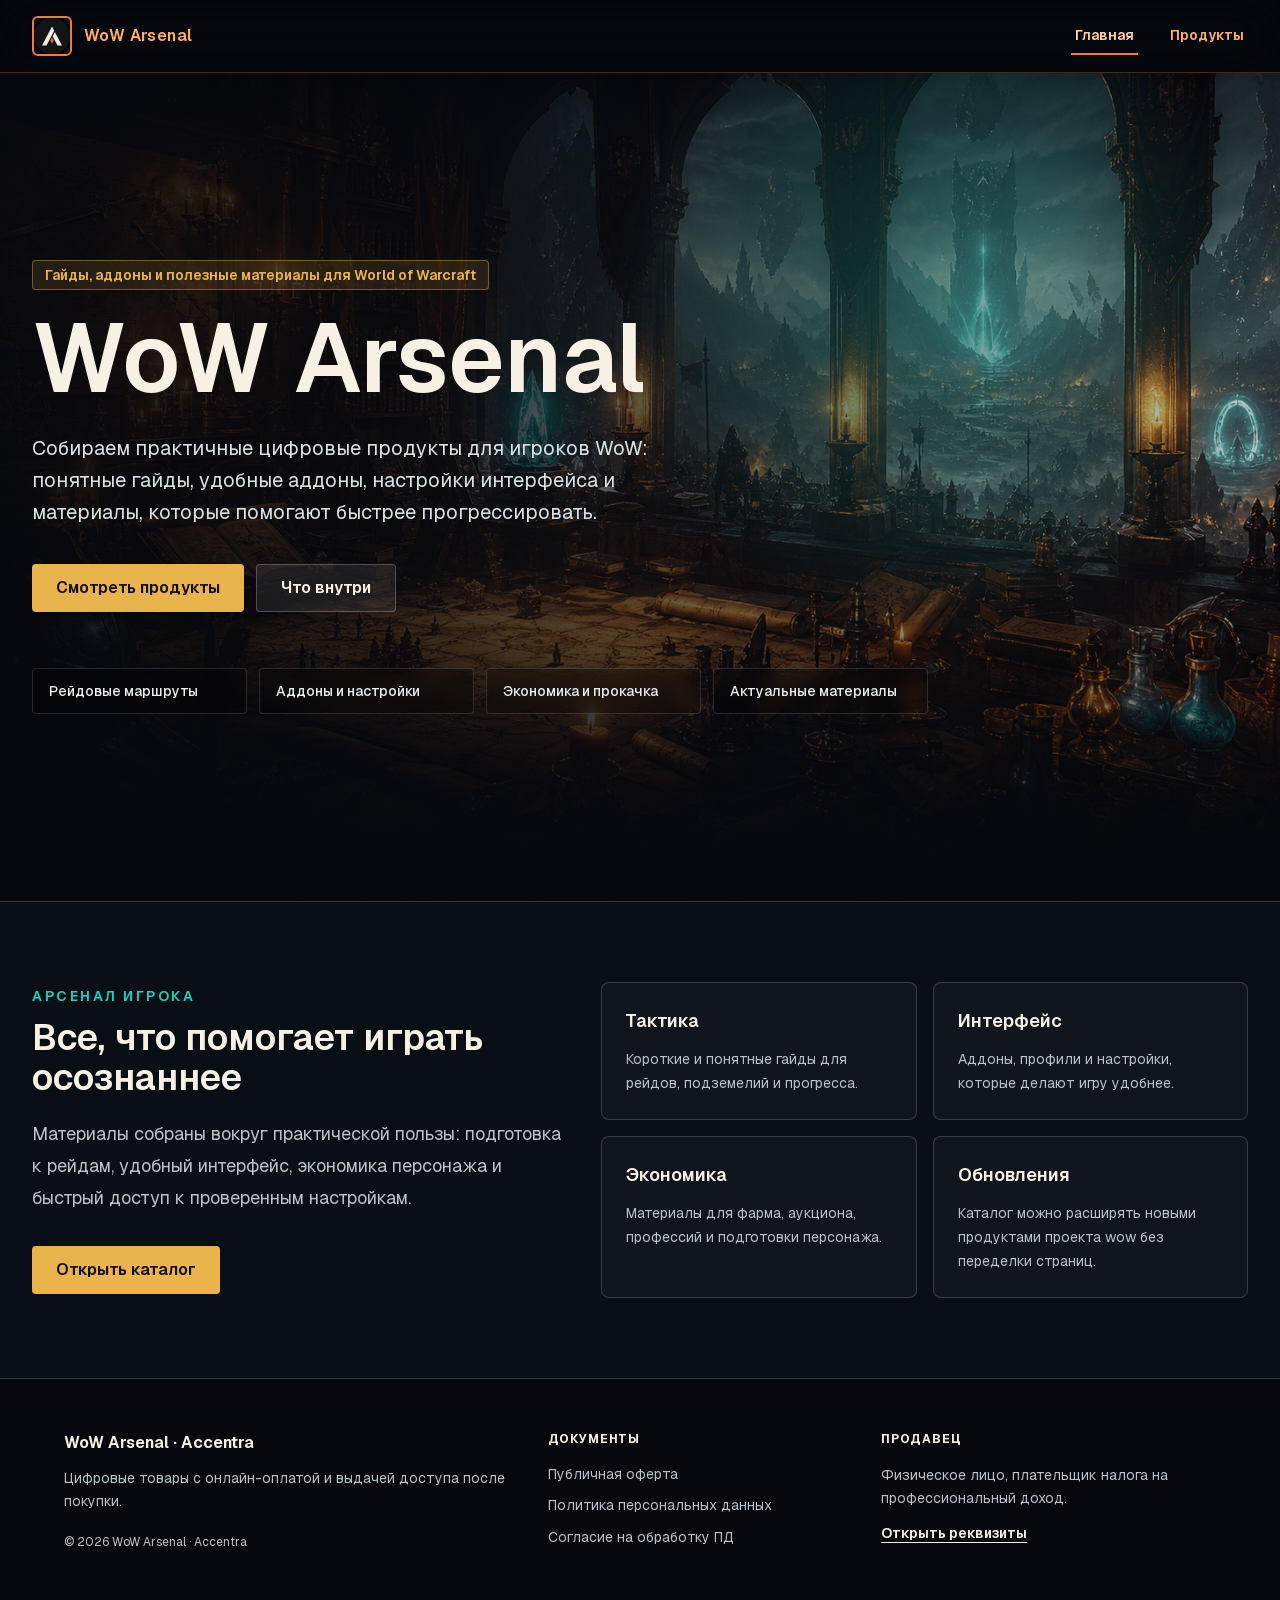
<file: index.html>
<!DOCTYPE html><html lang="ru" class="geist_a71539c9-module__T19VSG__variable geist_mono_8d43a2aa-module__8Li5zG__variable h-full antialiased"><head><meta charSet="utf-8"/><meta name="viewport" content="width=device-width, initial-scale=1"/><link rel="preload" href="/_next/static/media/797e433ab948586e-s.p.09zddjkbdep5a.woff2" as="font" crossorigin="" type="font/woff2"/><link rel="preload" href="/_next/static/media/caa3a2e1cccd8315-s.p.09~u27dqhyhd6.woff2" as="font" crossorigin="" type="font/woff2"/><link rel="preload" as="image" href="/logo.svg"/><link rel="preload" as="image" href="/hero/citadel-dusk.png"/><link rel="preload" as="image" href="/hero/arcane-war-room.png"/><link rel="stylesheet" href="/_next/static/chunks/0flh16y1kdh~2.css" data-precedence="next"/><link rel="preload" as="script" fetchPriority="low" href="/_next/static/chunks/0k_-0wjpi~8w1.js"/><script src="/_next/static/chunks/0_p46602p88ss.js" async=""></script><script src="/_next/static/chunks/0irx_78.s631..js" async=""></script><script src="/_next/static/chunks/0nb.jqspx-ja4.js" async=""></script><script src="/_next/static/chunks/turbopack-0a20898857l-..js" async=""></script><script src="/_next/static/chunks/120_mrj66w7d5.js" async=""></script><script src="/_next/static/chunks/0o-0m-u_g1k0-.js" async=""></script><script src="/_next/static/chunks/0hgnnne.9hf9c.js" async=""></script><meta name="next-size-adjust" content=""/><title>WoW Arsenal — гайды и аддоны для World of Warcraft</title><meta name="description" content="Полезные WoW-гайды, аддоны и цифровые материалы для прогресса в World of Warcraft."/><meta name="yandex-verification" content="3810a843afc384e1"/><link rel="shortcut icon" href="/favicon.ico" type="image/x-icon"/><link rel="icon" href="/favicon.ico?favicon.0-gzdo0tdrnai.ico" sizes="256x256" type="image/x-icon"/><link rel="icon" href="/favicon.ico" type="image/x-icon" sizes="any"/><link rel="apple-touch-icon" href="/apple-touch-icon.png" type="image/png" sizes="180x180"/><script src="/_next/static/chunks/03~yq9q893hmn.js" noModule=""></script></head><body class="min-h-full flex flex-col"><div hidden=""><!--$--><!--/$--></div><noscript><div><img src="https://mc.yandex.ru/watch/109227984" style="position:absolute;left:-9999px" alt=""/></div></noscript><div class="min-h-dvh bg-background"><header class="sticky top-0 z-50 border-b border-[#e9822b]/30 bg-[#06080d]/88 backdrop-blur-xl"><div class="mx-auto flex h-18 max-w-7xl items-center justify-between gap-4 px-4 sm:px-6 lg:px-8"><a href="/" class="flex items-center gap-3" aria-label="WoW Arsenal"><img alt="" width="40" height="40" decoding="async" data-nimg="1" class="size-10 rounded-md border-2 border-[#e9822b] bg-black/20" style="color:transparent" src="/logo.svg"/><span class="text-base font-semibold tracking-wide text-[#ffb15f]">WoW Arsenal</span></a><nav class="flex items-center gap-5 text-sm font-semibold text-[#ffb15f] sm:gap-7"><a href="/" class="border-b-2 px-1 py-2 transition-colors hover:border-[#ffb15f] hover:text-[#ffd2a3] border-[#e9822b] text-[#ffd2a3]">Главная</a><a href="/products/" class="border-b-2 px-1 py-2 transition-colors hover:border-[#ffb15f] hover:text-[#ffd2a3] border-transparent">Продукты</a></nav></div></header><main><section class="relative isolate overflow-hidden"><div class="absolute inset-0 -z-20"><img alt="" decoding="async" data-nimg="fill" class="hero-fade-a object-cover" style="position:absolute;height:100%;width:100%;left:0;top:0;right:0;bottom:0;color:transparent" src="/hero/citadel-dusk.png"/><img alt="" decoding="async" data-nimg="fill" class="hero-fade-b object-cover" style="position:absolute;height:100%;width:100%;left:0;top:0;right:0;bottom:0;color:transparent" src="/hero/arcane-war-room.png"/></div><div class="absolute inset-0 -z-10 bg-[radial-gradient(circle_at_74%_28%,rgba(23,210,191,0.22),transparent_30%),linear-gradient(90deg,rgba(6,8,13,0.96)_0%,rgba(6,8,13,0.72)_42%,rgba(6,8,13,0.22)_100%),linear-gradient(0deg,rgba(6,8,13,1)_0%,rgba(6,8,13,0)_34%)]"></div><div class="mx-auto flex min-h-[calc(100svh-4.5rem)] max-w-7xl flex-col justify-center px-4 py-18 sm:px-6 lg:px-8"><div class="max-w-3xl"><p class="mb-5 inline-flex rounded border border-primary/40 bg-primary/12 px-3 py-1 text-sm font-semibold text-primary">Гайды, аддоны и полезные материалы для World of Warcraft</p><h1 class="text-5xl font-semibold leading-[1.02] tracking-normal text-foreground sm:text-7xl lg:text-8xl">WoW Arsenal</h1><p class="mt-6 max-w-2xl text-lg leading-8 text-[#d9e1e4] sm:text-xl">Собираем практичные цифровые продукты для игроков WoW: понятные гайды, удобные аддоны, настройки интерфейса и материалы, которые помогают быстрее прогрессировать.</p><div class="mt-9 flex flex-wrap gap-3"><a href="/products/" class="inline-flex h-12 items-center justify-center rounded bg-primary px-6 text-base font-semibold text-primary-foreground transition hover:bg-[#ffd074]">Смотреть продукты</a><a href="#featured" class="inline-flex h-12 items-center justify-center rounded border border-white/22 bg-white/8 px-6 text-base font-semibold text-foreground transition hover:bg-white/14">Что внутри</a></div></div><div class="mt-14 grid max-w-4xl gap-3 sm:grid-cols-4"><div class="rounded border border-white/14 bg-black/28 px-4 py-3 backdrop-blur"><p class="text-sm font-medium text-[#e7edf0]">Рейдовые маршруты</p></div><div class="rounded border border-white/14 bg-black/28 px-4 py-3 backdrop-blur"><p class="text-sm font-medium text-[#e7edf0]">Аддоны и настройки</p></div><div class="rounded border border-white/14 bg-black/28 px-4 py-3 backdrop-blur"><p class="text-sm font-medium text-[#e7edf0]">Экономика и прокачка</p></div><div class="rounded border border-white/14 bg-black/28 px-4 py-3 backdrop-blur"><p class="text-sm font-medium text-[#e7edf0]">Актуальные материалы</p></div></div></div></section><section id="featured" class="border-y border-border bg-[#0a0f16] py-20"><div class="mx-auto max-w-7xl px-4 sm:px-6 lg:px-8"><div class="grid gap-10 lg:grid-cols-[0.9fr_1.1fr] lg:items-center"><div><p class="text-sm font-semibold uppercase tracking-[0.18em] text-accent">Арсенал игрока</p><h2 class="mt-3 text-3xl font-semibold tracking-normal sm:text-4xl">Все, что помогает играть осознаннее</h2><p class="mt-5 text-lg leading-8 text-muted-foreground">Материалы собраны вокруг практической пользы: подготовка к рейдам, удобный интерфейс, экономика персонажа и быстрый доступ к проверенным настройкам.</p><a href="/products/" class="mt-8 inline-flex h-12 items-center justify-center rounded bg-primary px-6 text-base font-semibold text-primary-foreground transition hover:bg-[#ffd074]">Открыть каталог</a></div><div class="grid gap-4 sm:grid-cols-2"><div class="rounded-lg border border-border bg-card p-6"><h3 class="text-lg font-semibold text-foreground">Тактика</h3><p class="mt-3 text-sm leading-6 text-muted-foreground">Короткие и понятные гайды для рейдов, подземелий и прогресса.</p></div><div class="rounded-lg border border-border bg-card p-6"><h3 class="text-lg font-semibold text-foreground">Интерфейс</h3><p class="mt-3 text-sm leading-6 text-muted-foreground">Аддоны, профили и настройки, которые делают игру удобнее.</p></div><div class="rounded-lg border border-border bg-card p-6"><h3 class="text-lg font-semibold text-foreground">Экономика</h3><p class="mt-3 text-sm leading-6 text-muted-foreground">Материалы для фарма, аукциона, профессий и подготовки персонажа.</p></div><div class="rounded-lg border border-border bg-card p-6"><h3 class="text-lg font-semibold text-foreground">Обновления</h3><p class="mt-3 text-sm leading-6 text-muted-foreground">Каталог можно расширять новыми продуктами проекта wow без переделки страниц.</p></div></div></div></div></section></main></div><!--$--><!--/$--><footer class="legal-footer border-t border-border bg-background text-sm text-muted-foreground bg-[#070a10]"><style>
        .legal-footer {
          padding: 2.75rem 1rem;
        }

        .legal-footer__inner {
          display: grid;
          gap: 2rem;
          max-width: 72rem;
          margin: 0 auto;
        }

        .legal-footer__title {
          color: var(--foreground);
          font-size: 1rem;
          font-weight: 650;
          line-height: 1.5;
        }

        .legal-footer__text {
          max-width: 28rem;
          margin-top: 0.75rem;
          line-height: 1.65;
        }

        .legal-footer__meta {
          margin-top: 1.25rem;
          font-size: 0.75rem;
          line-height: 1.5;
        }

        .legal-footer__label {
          color: var(--foreground);
          font-size: 0.75rem;
          font-weight: 700;
          letter-spacing: 0.08em;
          line-height: 1.4;
          text-transform: uppercase;
        }

        .legal-footer__links {
          display: flex;
          flex-direction: column;
          align-items: flex-start;
          gap: 0.7rem;
          margin-top: 1rem;
        }

        .legal-footer__link {
          color: inherit;
          line-height: 1.45;
          text-decoration: none;
          transition: color 160ms ease;
        }

        .legal-footer__link:hover {
          color: var(--foreground);
        }

        .legal-footer__seller {
          margin-top: 1rem;
          line-height: 1.65;
        }

        .legal-footer__requisites {
          display: inline-flex;
          margin-top: 0.8rem;
          color: var(--foreground);
          font-weight: 600;
          text-decoration: underline;
          text-underline-offset: 4px;
          transition: color 160ms ease;
        }

        .legal-footer__requisites:hover {
          color: var(--muted-foreground);
        }

        @media (min-width: 768px) {
          .legal-footer {
            padding: 3.25rem 1.5rem;
          }

          .legal-footer__inner {
            grid-template-columns: minmax(0, 1.35fr) minmax(0, 0.9fr) minmax(0, 1fr);
            align-items: start;
          }
        }
      </style><div class="legal-footer__inner"><div><p class="legal-footer__title">WoW Arsenal · Accentra</p><p class="legal-footer__text">Цифровые товары с онлайн-оплатой и выдачей доступа после покупки.</p><p class="legal-footer__meta">© <!-- -->2026<!-- --> <!-- -->WoW Arsenal · Accentra</p></div><nav aria-label="Юридические документы"><p class="legal-footer__label">Документы</p><div class="legal-footer__links"><a href="https://accentra.ru/legal/offer/" target="_blank" rel="noreferrer" class="legal-footer__link">Публичная оферта</a><a href="https://accentra.ru/legal/privacy/" target="_blank" rel="noreferrer" class="legal-footer__link">Политика персональных данных</a><a href="https://accentra.ru/legal/personal-data-consent/" target="_blank" rel="noreferrer" class="legal-footer__link">Согласие на обработку ПД</a></div></nav><div><p class="legal-footer__label">Продавец</p><p class="legal-footer__seller">Физическое лицо, плательщик налога на профессиональный доход.</p><a href="https://accentra.ru/contacts/" target="_blank" rel="noreferrer" class="legal-footer__requisites">Открыть реквизиты</a></div></div></footer><script src="/_next/static/chunks/0k_-0wjpi~8w1.js" id="_R_" async=""></script><script>(self.__next_f=self.__next_f||[]).push([0])</script><script>self.__next_f.push([1,"1:\"$Sreact.fragment\"\n2:I[10536,[\"/_next/static/chunks/120_mrj66w7d5.js\",\"/_next/static/chunks/0o-0m-u_g1k0-.js\"],\"YandexMetrika\"]\n3:I[60379,[\"/_next/static/chunks/120_mrj66w7d5.js\",\"/_next/static/chunks/0o-0m-u_g1k0-.js\"],\"default\"]\n4:I[44345,[\"/_next/static/chunks/120_mrj66w7d5.js\",\"/_next/static/chunks/0o-0m-u_g1k0-.js\"],\"default\"]\n9:I[3222,[\"/_next/static/chunks/120_mrj66w7d5.js\",\"/_next/static/chunks/0o-0m-u_g1k0-.js\"],\"default\",1]\n:HL[\"/_next/static/chunks/0flh16y1kdh~2.css\",\"style\"]\n:HL[\"/_next/static/media/797e433ab948586e-s.p.09zddjkbdep5a.woff2\",\"font\",{\"crossOrigin\":\"\",\"type\":\"font/woff2\"}]\n:HL[\"/_next/static/media/caa3a2e1cccd8315-s.p.09~u27dqhyhd6.woff2\",\"font\",{\"crossOrigin\":\"\",\"type\":\"font/woff2\"}]\n5:T820,"])</script><script>self.__next_f.push([1,"\n        .legal-footer {\n          padding: 2.75rem 1rem;\n        }\n\n        .legal-footer__inner {\n          display: grid;\n          gap: 2rem;\n          max-width: 72rem;\n          margin: 0 auto;\n        }\n\n        .legal-footer__title {\n          color: var(--foreground);\n          font-size: 1rem;\n          font-weight: 650;\n          line-height: 1.5;\n        }\n\n        .legal-footer__text {\n          max-width: 28rem;\n          margin-top: 0.75rem;\n          line-height: 1.65;\n        }\n\n        .legal-footer__meta {\n          margin-top: 1.25rem;\n          font-size: 0.75rem;\n          line-height: 1.5;\n        }\n\n        .legal-footer__label {\n          color: var(--foreground);\n          font-size: 0.75rem;\n          font-weight: 700;\n          letter-spacing: 0.08em;\n          line-height: 1.4;\n          text-transform: uppercase;\n        }\n\n        .legal-footer__links {\n          display: flex;\n          flex-direction: column;\n          align-items: flex-start;\n          gap: 0.7rem;\n          margin-top: 1rem;\n        }\n\n        .legal-footer__link {\n          color: inherit;\n          line-height: 1.45;\n          text-decoration: none;\n          transition: color 160ms ease;\n        }\n\n        .legal-footer__link:hover {\n          color: var(--foreground);\n        }\n\n        .legal-footer__seller {\n          margin-top: 1rem;\n          line-height: 1.65;\n        }\n\n        .legal-footer__requisites {\n          display: inline-flex;\n          margin-top: 0.8rem;\n          color: var(--foreground);\n          font-weight: 600;\n          text-decoration: underline;\n          text-underline-offset: 4px;\n          transition: color 160ms ease;\n        }\n\n        .legal-footer__requisites:hover {\n          color: var(--muted-foreground);\n        }\n\n        @media (min-width: 768px) {\n          .legal-footer {\n            padding: 3.25rem 1.5rem;\n          }\n\n          .legal-footer__inner {\n            grid-template-columns: minmax(0, 1.35fr) minmax(0, 0.9fr) minmax(0, 1fr);\n            align-items: start;\n          }\n        }\n      "])</script><script>self.__next_f.push([1,"0:{\"P\":null,\"c\":[\"\",\"\"],\"q\":\"\",\"i\":false,\"f\":[[[\"\",{\"children\":[\"__PAGE__\",{}]},\"$undefined\",\"$undefined\",16],[[\"$\",\"$1\",\"c\",{\"children\":[[[\"$\",\"link\",\"0\",{\"rel\":\"stylesheet\",\"href\":\"/_next/static/chunks/0flh16y1kdh~2.css\",\"precedence\":\"next\",\"crossOrigin\":\"$undefined\",\"nonce\":\"$undefined\"}],[\"$\",\"script\",\"script-0\",{\"src\":\"/_next/static/chunks/120_mrj66w7d5.js\",\"async\":true,\"nonce\":\"$undefined\"}],[\"$\",\"script\",\"script-1\",{\"src\":\"/_next/static/chunks/0o-0m-u_g1k0-.js\",\"async\":true,\"nonce\":\"$undefined\"}]],[\"$\",\"html\",null,{\"lang\":\"ru\",\"className\":\"geist_a71539c9-module__T19VSG__variable geist_mono_8d43a2aa-module__8Li5zG__variable h-full antialiased\",\"children\":[\"$\",\"body\",null,{\"className\":\"min-h-full flex flex-col\",\"children\":[[\"$\",\"$L2\",null,{}],[\"$\",\"$L3\",null,{\"parallelRouterKey\":\"children\",\"error\":\"$undefined\",\"errorStyles\":\"$undefined\",\"errorScripts\":\"$undefined\",\"template\":[\"$\",\"$L4\",null,{}],\"templateStyles\":\"$undefined\",\"templateScripts\":\"$undefined\",\"notFound\":[[[\"$\",\"title\",null,{\"children\":\"404: This page could not be found.\"}],[\"$\",\"div\",null,{\"style\":{\"fontFamily\":\"system-ui,\\\"Segoe UI\\\",Roboto,Helvetica,Arial,sans-serif,\\\"Apple Color Emoji\\\",\\\"Segoe UI Emoji\\\"\",\"height\":\"100vh\",\"textAlign\":\"center\",\"display\":\"flex\",\"flexDirection\":\"column\",\"alignItems\":\"center\",\"justifyContent\":\"center\"},\"children\":[\"$\",\"div\",null,{\"children\":[[\"$\",\"style\",null,{\"dangerouslySetInnerHTML\":{\"__html\":\"body{color:#000;background:#fff;margin:0}.next-error-h1{border-right:1px solid rgba(0,0,0,.3)}@media (prefers-color-scheme:dark){body{color:#fff;background:#000}.next-error-h1{border-right:1px solid rgba(255,255,255,.3)}}\"}}],[\"$\",\"h1\",null,{\"className\":\"next-error-h1\",\"style\":{\"display\":\"inline-block\",\"margin\":\"0 20px 0 0\",\"padding\":\"0 23px 0 0\",\"fontSize\":24,\"fontWeight\":500,\"verticalAlign\":\"top\",\"lineHeight\":\"49px\"},\"children\":404}],[\"$\",\"div\",null,{\"style\":{\"display\":\"inline-block\"},\"children\":[\"$\",\"h2\",null,{\"style\":{\"fontSize\":14,\"fontWeight\":400,\"lineHeight\":\"49px\",\"margin\":0},\"children\":\"This page could not be found.\"}]}]]}]}]],[]],\"forbidden\":\"$undefined\",\"unauthorized\":\"$undefined\"}],[\"$\",\"footer\",null,{\"className\":\"legal-footer border-t border-border bg-background text-sm text-muted-foreground bg-[#070a10]\",\"children\":[[\"$\",\"style\",null,{\"children\":\"$5\"}],\"$L6\"]}]]}]}]]}],{\"children\":[\"$L7\",{},null,false,null]},null,false,null],\"$L8\",false]],\"m\":\"$undefined\",\"G\":[\"$9\",[\"$La\"]],\"S\":true,\"h\":null,\"s\":\"$undefined\",\"l\":\"$undefined\",\"p\":\"$undefined\",\"d\":\"$undefined\",\"b\":\"og0eHUwX5w_Gvnw2gbxF7\"}\n"])</script><script>self.__next_f.push([1,"b:I[38883,[\"/_next/static/chunks/120_mrj66w7d5.js\",\"/_next/static/chunks/0o-0m-u_g1k0-.js\",\"/_next/static/chunks/0hgnnne.9hf9c.js\"],\"SiteHeader\"]\nc:I[58891,[\"/_next/static/chunks/120_mrj66w7d5.js\",\"/_next/static/chunks/0o-0m-u_g1k0-.js\",\"/_next/static/chunks/0hgnnne.9hf9c.js\"],\"Image\"]\n11:I[96237,[\"/_next/static/chunks/120_mrj66w7d5.js\",\"/_next/static/chunks/0o-0m-u_g1k0-.js\"],\"ViewportBoundary\"]\n13:I[96237,[\"/_next/static/chunks/120_mrj66w7d5.js\",\"/_next/static/chunks/0o-0m-u_g1k0-.js\"],\"MetadataBoundary\"]\n14:\"$Sreact.suspense\"\n"])</script><script>self.__next_f.push([1,"6:[\"$\",\"div\",null,{\"className\":\"legal-footer__inner\",\"children\":[[\"$\",\"div\",null,{\"children\":[[\"$\",\"p\",null,{\"className\":\"legal-footer__title\",\"children\":\"WoW Arsenal · Accentra\"}],[\"$\",\"p\",null,{\"className\":\"legal-footer__text\",\"children\":\"Цифровые товары с онлайн-оплатой и выдачей доступа после покупки.\"}],[\"$\",\"p\",null,{\"className\":\"legal-footer__meta\",\"children\":[\"© \",2026,\" \",\"WoW Arsenal · Accentra\"]}]]}],[\"$\",\"nav\",null,{\"aria-label\":\"Юридические документы\",\"children\":[[\"$\",\"p\",null,{\"className\":\"legal-footer__label\",\"children\":\"Документы\"}],[\"$\",\"div\",null,{\"className\":\"legal-footer__links\",\"children\":[[\"$\",\"a\",\"/legal/offer/\",{\"href\":\"https://accentra.ru/legal/offer/\",\"target\":\"_blank\",\"rel\":\"noreferrer\",\"className\":\"legal-footer__link\",\"children\":\"Публичная оферта\"}],[\"$\",\"a\",\"/legal/privacy/\",{\"href\":\"https://accentra.ru/legal/privacy/\",\"target\":\"_blank\",\"rel\":\"noreferrer\",\"className\":\"legal-footer__link\",\"children\":\"Политика персональных данных\"}],[\"$\",\"a\",\"/legal/personal-data-consent/\",{\"href\":\"https://accentra.ru/legal/personal-data-consent/\",\"target\":\"_blank\",\"rel\":\"noreferrer\",\"className\":\"legal-footer__link\",\"children\":\"Согласие на обработку ПД\"}]]}]]}],[\"$\",\"div\",null,{\"children\":[[\"$\",\"p\",null,{\"className\":\"legal-footer__label\",\"children\":\"Продавец\"}],[\"$\",\"p\",null,{\"className\":\"legal-footer__seller\",\"children\":\"Физическое лицо, плательщик налога на профессиональный доход.\"}],[\"$\",\"a\",null,{\"href\":\"https://accentra.ru/contacts/\",\"target\":\"_blank\",\"rel\":\"noreferrer\",\"className\":\"legal-footer__requisites\",\"children\":\"Открыть реквизиты\"}]]}]]}]\n"])</script><script>self.__next_f.push([1,"7:[\"$\",\"$1\",\"c\",{\"children\":[[\"$\",\"div\",null,{\"className\":\"min-h-dvh bg-background\",\"children\":[[\"$\",\"$Lb\",null,{}],[\"$\",\"main\",null,{\"children\":[[\"$\",\"section\",null,{\"className\":\"relative isolate overflow-hidden\",\"children\":[[\"$\",\"div\",null,{\"className\":\"absolute inset-0 -z-20\",\"children\":[[\"$\",\"$Lc\",null,{\"src\":\"/hero/citadel-dusk.png\",\"alt\":\"\",\"fill\":true,\"priority\":true,\"className\":\"hero-fade-a object-cover\",\"sizes\":\"100vw\"}],[\"$\",\"$Lc\",null,{\"src\":\"/hero/arcane-war-room.png\",\"alt\":\"\",\"fill\":true,\"priority\":true,\"className\":\"hero-fade-b object-cover\",\"sizes\":\"100vw\"}]]}],[\"$\",\"div\",null,{\"className\":\"absolute inset-0 -z-10 bg-[radial-gradient(circle_at_74%_28%,rgba(23,210,191,0.22),transparent_30%),linear-gradient(90deg,rgba(6,8,13,0.96)_0%,rgba(6,8,13,0.72)_42%,rgba(6,8,13,0.22)_100%),linear-gradient(0deg,rgba(6,8,13,1)_0%,rgba(6,8,13,0)_34%)]\"}],[\"$\",\"div\",null,{\"className\":\"mx-auto flex min-h-[calc(100svh-4.5rem)] max-w-7xl flex-col justify-center px-4 py-18 sm:px-6 lg:px-8\",\"children\":[[\"$\",\"div\",null,{\"className\":\"max-w-3xl\",\"children\":[[\"$\",\"p\",null,{\"className\":\"mb-5 inline-flex rounded border border-primary/40 bg-primary/12 px-3 py-1 text-sm font-semibold text-primary\",\"children\":\"Гайды, аддоны и полезные материалы для World of Warcraft\"}],[\"$\",\"h1\",null,{\"className\":\"text-5xl font-semibold leading-[1.02] tracking-normal text-foreground sm:text-7xl lg:text-8xl\",\"children\":\"WoW Arsenal\"}],[\"$\",\"p\",null,{\"className\":\"mt-6 max-w-2xl text-lg leading-8 text-[#d9e1e4] sm:text-xl\",\"children\":\"Собираем практичные цифровые продукты для игроков WoW: понятные гайды, удобные аддоны, настройки интерфейса и материалы, которые помогают быстрее прогрессировать.\"}],[\"$\",\"div\",null,{\"className\":\"mt-9 flex flex-wrap gap-3\",\"children\":[[\"$\",\"a\",null,{\"href\":\"/products/\",\"className\":\"inline-flex h-12 items-center justify-center rounded bg-primary px-6 text-base font-semibold text-primary-foreground transition hover:bg-[#ffd074]\",\"children\":\"Смотреть продукты\"}],[\"$\",\"a\",null,{\"href\":\"#featured\",\"className\":\"inline-flex h-12 items-center justify-center rounded border border-white/22 bg-white/8 px-6 text-base font-semibold text-foreground transition hover:bg-white/14\",\"children\":\"Что внутри\"}]]}]]}],[\"$\",\"div\",null,{\"className\":\"mt-14 grid max-w-4xl gap-3 sm:grid-cols-4\",\"children\":[[\"$\",\"div\",\"Рейдовые маршруты\",{\"className\":\"rounded border border-white/14 bg-black/28 px-4 py-3 backdrop-blur\",\"children\":[\"$\",\"p\",null,{\"className\":\"text-sm font-medium text-[#e7edf0]\",\"children\":\"Рейдовые маршруты\"}]}],[\"$\",\"div\",\"Аддоны и настройки\",{\"className\":\"rounded border border-white/14 bg-black/28 px-4 py-3 backdrop-blur\",\"children\":[\"$\",\"p\",null,{\"className\":\"text-sm font-medium text-[#e7edf0]\",\"children\":\"Аддоны и настройки\"}]}],[\"$\",\"div\",\"Экономика и прокачка\",{\"className\":\"rounded border border-white/14 bg-black/28 px-4 py-3 backdrop-blur\",\"children\":[\"$\",\"p\",null,{\"className\":\"text-sm font-medium text-[#e7edf0]\",\"children\":\"Экономика и прокачка\"}]}],[\"$\",\"div\",\"Актуальные материалы\",{\"className\":\"rounded border border-white/14 bg-black/28 px-4 py-3 backdrop-blur\",\"children\":[\"$\",\"p\",null,{\"className\":\"text-sm font-medium text-[#e7edf0]\",\"children\":\"Актуальные материалы\"}]}]]}]]}]]}],[\"$\",\"section\",null,{\"id\":\"featured\",\"className\":\"border-y border-border bg-[#0a0f16] py-20\",\"children\":[\"$\",\"div\",null,{\"className\":\"mx-auto max-w-7xl px-4 sm:px-6 lg:px-8\",\"children\":[\"$\",\"div\",null,{\"className\":\"grid gap-10 lg:grid-cols-[0.9fr_1.1fr] lg:items-center\",\"children\":[[\"$\",\"div\",null,{\"children\":[[\"$\",\"p\",null,{\"className\":\"text-sm font-semibold uppercase tracking-[0.18em] text-accent\",\"children\":\"Арсенал игрока\"}],[\"$\",\"h2\",null,{\"className\":\"mt-3 text-3xl font-semibold tracking-normal sm:text-4xl\",\"children\":\"Все, что помогает играть осознаннее\"}],[\"$\",\"p\",null,{\"className\":\"mt-5 text-lg leading-8 text-muted-foreground\",\"children\":\"Материалы собраны вокруг практической пользы: подготовка к рейдам, удобный интерфейс, экономика персонажа и быстрый доступ к проверенным настройкам.\"}],\"$Ld\"]}],\"$Le\"]}]}]}]]}]]}],[\"$Lf\"],\"$L10\"]}]\n"])</script><script>self.__next_f.push([1,"8:[\"$\",\"$1\",\"h\",{\"children\":[null,[\"$\",\"$L11\",null,{\"children\":\"$L12\"}],[\"$\",\"div\",null,{\"hidden\":true,\"children\":[\"$\",\"$L13\",null,{\"children\":[\"$\",\"$14\",null,{\"name\":\"Next.Metadata\",\"children\":\"$L15\"}]}]}],[\"$\",\"meta\",null,{\"name\":\"next-size-adjust\",\"content\":\"\"}]]}]\na:[\"$\",\"link\",\"0\",{\"rel\":\"stylesheet\",\"href\":\"/_next/static/chunks/0flh16y1kdh~2.css\",\"precedence\":\"next\",\"crossOrigin\":\"$undefined\",\"nonce\":\"$undefined\"}]\n"])</script><script>self.__next_f.push([1,"16:I[96237,[\"/_next/static/chunks/120_mrj66w7d5.js\",\"/_next/static/chunks/0o-0m-u_g1k0-.js\"],\"OutletBoundary\"]\nd:[\"$\",\"a\",null,{\"href\":\"/products/\",\"className\":\"mt-8 inline-flex h-12 items-center justify-center rounded bg-primary px-6 text-base font-semibold text-primary-foreground transition hover:bg-[#ffd074]\",\"children\":\"Открыть каталог\"}]\n"])</script><script>self.__next_f.push([1,"e:[\"$\",\"div\",null,{\"className\":\"grid gap-4 sm:grid-cols-2\",\"children\":[[\"$\",\"div\",\"Тактика\",{\"className\":\"rounded-lg border border-border bg-card p-6\",\"children\":[[\"$\",\"h3\",null,{\"className\":\"text-lg font-semibold text-foreground\",\"children\":\"Тактика\"}],[\"$\",\"p\",null,{\"className\":\"mt-3 text-sm leading-6 text-muted-foreground\",\"children\":\"Короткие и понятные гайды для рейдов, подземелий и прогресса.\"}]]}],[\"$\",\"div\",\"Интерфейс\",{\"className\":\"rounded-lg border border-border bg-card p-6\",\"children\":[[\"$\",\"h3\",null,{\"className\":\"text-lg font-semibold text-foreground\",\"children\":\"Интерфейс\"}],[\"$\",\"p\",null,{\"className\":\"mt-3 text-sm leading-6 text-muted-foreground\",\"children\":\"Аддоны, профили и настройки, которые делают игру удобнее.\"}]]}],[\"$\",\"div\",\"Экономика\",{\"className\":\"rounded-lg border border-border bg-card p-6\",\"children\":[[\"$\",\"h3\",null,{\"className\":\"text-lg font-semibold text-foreground\",\"children\":\"Экономика\"}],[\"$\",\"p\",null,{\"className\":\"mt-3 text-sm leading-6 text-muted-foreground\",\"children\":\"Материалы для фарма, аукциона, профессий и подготовки персонажа.\"}]]}],[\"$\",\"div\",\"Обновления\",{\"className\":\"rounded-lg border border-border bg-card p-6\",\"children\":[[\"$\",\"h3\",null,{\"className\":\"text-lg font-semibold text-foreground\",\"children\":\"Обновления\"}],[\"$\",\"p\",null,{\"className\":\"mt-3 text-sm leading-6 text-muted-foreground\",\"children\":\"Каталог можно расширять новыми продуктами проекта wow без переделки страниц.\"}]]}]]}]\n"])</script><script>self.__next_f.push([1,"f:[\"$\",\"script\",\"script-0\",{\"src\":\"/_next/static/chunks/0hgnnne.9hf9c.js\",\"async\":true,\"nonce\":\"$undefined\"}]\n10:[\"$\",\"$L16\",null,{\"children\":[\"$\",\"$14\",null,{\"name\":\"Next.MetadataOutlet\",\"children\":\"$@17\"}]}]\n"])</script><script>self.__next_f.push([1,"12:[[\"$\",\"meta\",\"0\",{\"charSet\":\"utf-8\"}],[\"$\",\"meta\",\"1\",{\"name\":\"viewport\",\"content\":\"width=device-width, initial-scale=1\"}]]\n"])</script><script>self.__next_f.push([1,"18:I[15637,[\"/_next/static/chunks/120_mrj66w7d5.js\",\"/_next/static/chunks/0o-0m-u_g1k0-.js\"],\"IconMark\"]\n15:[[\"$\",\"title\",\"0\",{\"children\":\"WoW Arsenal — гайды и аддоны для World of Warcraft\"}],[\"$\",\"meta\",\"1\",{\"name\":\"description\",\"content\":\"Полезные WoW-гайды, аддоны и цифровые материалы для прогресса в World of Warcraft.\"}],[\"$\",\"meta\",\"2\",{\"name\":\"yandex-verification\",\"content\":\"3810a843afc384e1\"}],[\"$\",\"link\",\"3\",{\"rel\":\"shortcut icon\",\"href\":\"/favicon.ico\",\"type\":\"image/x-icon\"}],[\"$\",\"link\",\"4\",{\"rel\":\"icon\",\"href\":\"/favicon.ico?favicon.0-gzdo0tdrnai.ico\",\"sizes\":\"256x256\",\"type\":\"image/x-icon\"}],[\"$\",\"link\",\"5\",{\"rel\":\"icon\",\"href\":\"/favicon.ico\",\"type\":\"image/x-icon\",\"sizes\":\"any\"}],[\"$\",\"link\",\"6\",{\"rel\":\"apple-touch-icon\",\"href\":\"/apple-touch-icon.png\",\"type\":\"image/png\",\"sizes\":\"180x180\"}],[\"$\",\"$L18\",\"7\",{}]]\n17:null\n"])</script></body></html>
</file>
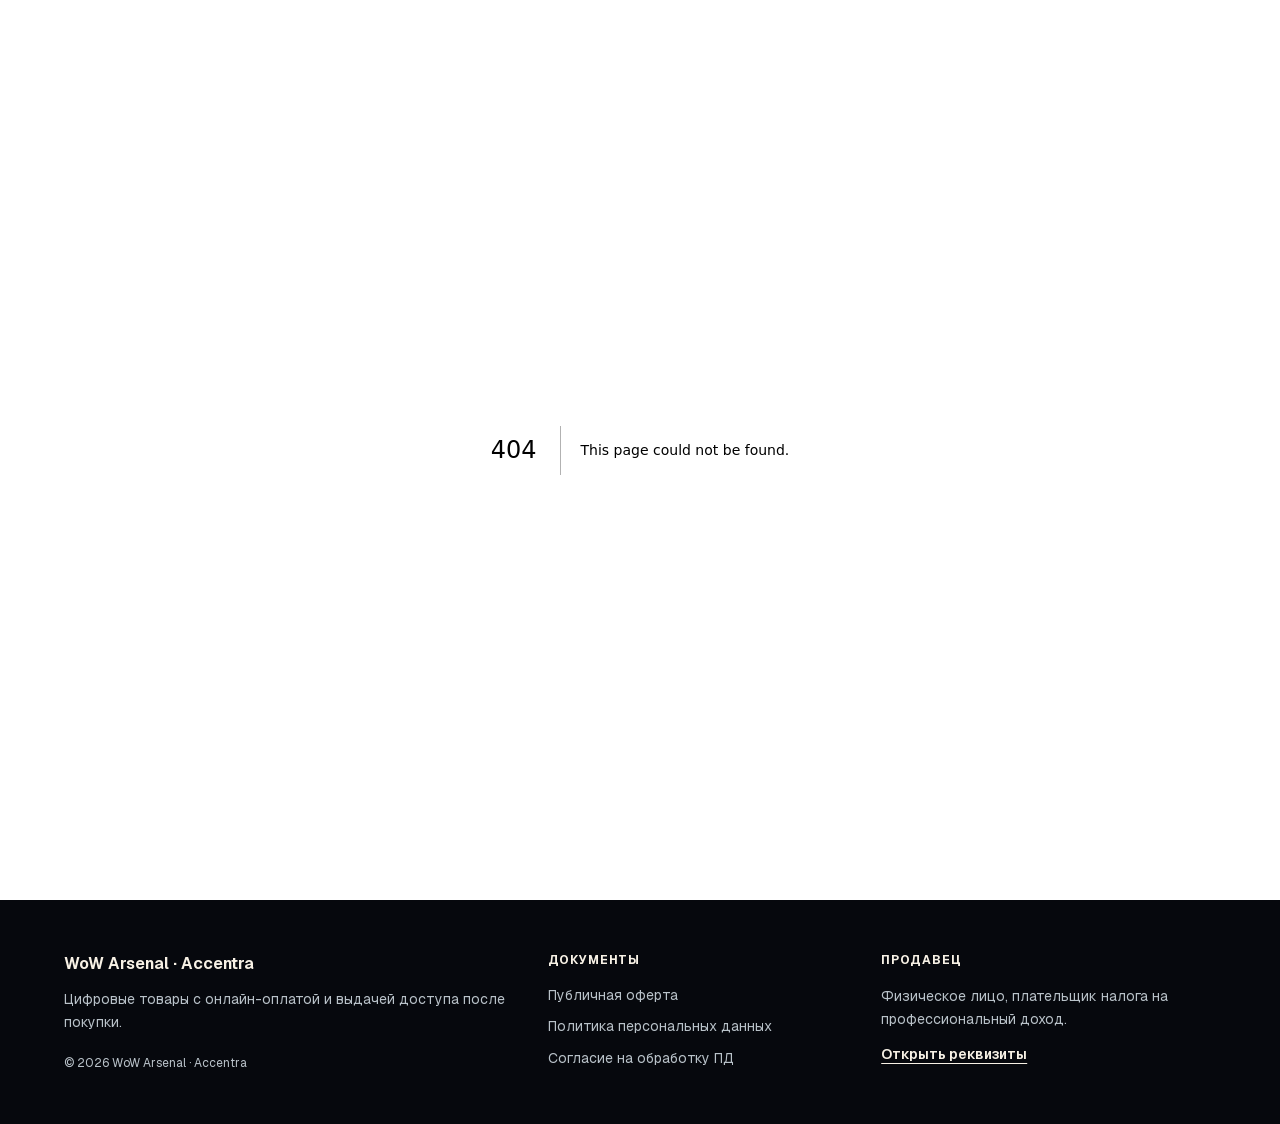
<file: 404/index.html>
<!DOCTYPE html><html lang="ru" class="geist_a71539c9-module__T19VSG__variable geist_mono_8d43a2aa-module__8Li5zG__variable h-full antialiased"><head><meta charSet="utf-8"/><meta name="viewport" content="width=device-width, initial-scale=1"/><link rel="stylesheet" href="/_next/static/chunks/0flh16y1kdh~2.css" data-precedence="next"/><link rel="preload" as="script" fetchPriority="low" href="/_next/static/chunks/0k_-0wjpi~8w1.js"/><script src="/_next/static/chunks/0_p46602p88ss.js" async=""></script><script src="/_next/static/chunks/0irx_78.s631..js" async=""></script><script src="/_next/static/chunks/0nb.jqspx-ja4.js" async=""></script><script src="/_next/static/chunks/turbopack-0a20898857l-..js" async=""></script><script src="/_next/static/chunks/120_mrj66w7d5.js" async=""></script><script src="/_next/static/chunks/0o-0m-u_g1k0-.js" async=""></script><title>404: This page could not be found.</title><meta name="robots" content="noindex"/><meta name="next-size-adjust" content=""/><title>WoW Arsenal — гайды и аддоны для World of Warcraft</title><meta name="description" content="Полезные WoW-гайды, аддоны и цифровые материалы для прогресса в World of Warcraft."/><meta name="yandex-verification" content="3810a843afc384e1"/><link rel="shortcut icon" href="/favicon.ico" type="image/x-icon"/><link rel="icon" href="/favicon.ico?favicon.0-gzdo0tdrnai.ico" sizes="256x256" type="image/x-icon"/><link rel="icon" href="/favicon.ico" type="image/x-icon" sizes="any"/><link rel="apple-touch-icon" href="/apple-touch-icon.png" type="image/png" sizes="180x180"/><script src="/_next/static/chunks/03~yq9q893hmn.js" noModule=""></script></head><body class="min-h-full flex flex-col"><div hidden=""><!--$--><!--/$--></div><noscript><div><img src="https://mc.yandex.ru/watch/109227984" style="position:absolute;left:-9999px" alt=""/></div></noscript><div style="font-family:system-ui,&quot;Segoe UI&quot;,Roboto,Helvetica,Arial,sans-serif,&quot;Apple Color Emoji&quot;,&quot;Segoe UI Emoji&quot;;height:100vh;text-align:center;display:flex;flex-direction:column;align-items:center;justify-content:center"><div><style>body{color:#000;background:#fff;margin:0}.next-error-h1{border-right:1px solid rgba(0,0,0,.3)}@media (prefers-color-scheme:dark){body{color:#fff;background:#000}.next-error-h1{border-right:1px solid rgba(255,255,255,.3)}}</style><h1 class="next-error-h1" style="display:inline-block;margin:0 20px 0 0;padding:0 23px 0 0;font-size:24px;font-weight:500;vertical-align:top;line-height:49px">404</h1><div style="display:inline-block"><h2 style="font-size:14px;font-weight:400;line-height:49px;margin:0">This page could not be found.</h2></div></div></div><!--$--><!--/$--><footer class="legal-footer border-t border-border bg-background text-sm text-muted-foreground bg-[#070a10]"><style>
        .legal-footer {
          padding: 2.75rem 1rem;
        }

        .legal-footer__inner {
          display: grid;
          gap: 2rem;
          max-width: 72rem;
          margin: 0 auto;
        }

        .legal-footer__title {
          color: var(--foreground);
          font-size: 1rem;
          font-weight: 650;
          line-height: 1.5;
        }

        .legal-footer__text {
          max-width: 28rem;
          margin-top: 0.75rem;
          line-height: 1.65;
        }

        .legal-footer__meta {
          margin-top: 1.25rem;
          font-size: 0.75rem;
          line-height: 1.5;
        }

        .legal-footer__label {
          color: var(--foreground);
          font-size: 0.75rem;
          font-weight: 700;
          letter-spacing: 0.08em;
          line-height: 1.4;
          text-transform: uppercase;
        }

        .legal-footer__links {
          display: flex;
          flex-direction: column;
          align-items: flex-start;
          gap: 0.7rem;
          margin-top: 1rem;
        }

        .legal-footer__link {
          color: inherit;
          line-height: 1.45;
          text-decoration: none;
          transition: color 160ms ease;
        }

        .legal-footer__link:hover {
          color: var(--foreground);
        }

        .legal-footer__seller {
          margin-top: 1rem;
          line-height: 1.65;
        }

        .legal-footer__requisites {
          display: inline-flex;
          margin-top: 0.8rem;
          color: var(--foreground);
          font-weight: 600;
          text-decoration: underline;
          text-underline-offset: 4px;
          transition: color 160ms ease;
        }

        .legal-footer__requisites:hover {
          color: var(--muted-foreground);
        }

        @media (min-width: 768px) {
          .legal-footer {
            padding: 3.25rem 1.5rem;
          }

          .legal-footer__inner {
            grid-template-columns: minmax(0, 1.35fr) minmax(0, 0.9fr) minmax(0, 1fr);
            align-items: start;
          }
        }
      </style><div class="legal-footer__inner"><div><p class="legal-footer__title">WoW Arsenal · Accentra</p><p class="legal-footer__text">Цифровые товары с онлайн-оплатой и выдачей доступа после покупки.</p><p class="legal-footer__meta">© <!-- -->2026<!-- --> <!-- -->WoW Arsenal · Accentra</p></div><nav aria-label="Юридические документы"><p class="legal-footer__label">Документы</p><div class="legal-footer__links"><a href="https://accentra.ru/legal/offer/" target="_blank" rel="noreferrer" class="legal-footer__link">Публичная оферта</a><a href="https://accentra.ru/legal/privacy/" target="_blank" rel="noreferrer" class="legal-footer__link">Политика персональных данных</a><a href="https://accentra.ru/legal/personal-data-consent/" target="_blank" rel="noreferrer" class="legal-footer__link">Согласие на обработку ПД</a></div></nav><div><p class="legal-footer__label">Продавец</p><p class="legal-footer__seller">Физическое лицо, плательщик налога на профессиональный доход.</p><a href="https://accentra.ru/contacts/" target="_blank" rel="noreferrer" class="legal-footer__requisites">Открыть реквизиты</a></div></div></footer><script src="/_next/static/chunks/0k_-0wjpi~8w1.js" id="_R_" async=""></script><script>(self.__next_f=self.__next_f||[]).push([0])</script><script>self.__next_f.push([1,"1:\"$Sreact.fragment\"\n2:I[10536,[\"/_next/static/chunks/120_mrj66w7d5.js\",\"/_next/static/chunks/0o-0m-u_g1k0-.js\"],\"YandexMetrika\"]\n3:I[60379,[\"/_next/static/chunks/120_mrj66w7d5.js\",\"/_next/static/chunks/0o-0m-u_g1k0-.js\"],\"default\"]\n4:I[44345,[\"/_next/static/chunks/120_mrj66w7d5.js\",\"/_next/static/chunks/0o-0m-u_g1k0-.js\"],\"default\"]\nb:I[3222,[\"/_next/static/chunks/120_mrj66w7d5.js\",\"/_next/static/chunks/0o-0m-u_g1k0-.js\"],\"default\",1]\n:HL[\"/_next/static/chunks/0flh16y1kdh~2.css\",\"style\"]\n5:T820,"])</script><script>self.__next_f.push([1,"\n        .legal-footer {\n          padding: 2.75rem 1rem;\n        }\n\n        .legal-footer__inner {\n          display: grid;\n          gap: 2rem;\n          max-width: 72rem;\n          margin: 0 auto;\n        }\n\n        .legal-footer__title {\n          color: var(--foreground);\n          font-size: 1rem;\n          font-weight: 650;\n          line-height: 1.5;\n        }\n\n        .legal-footer__text {\n          max-width: 28rem;\n          margin-top: 0.75rem;\n          line-height: 1.65;\n        }\n\n        .legal-footer__meta {\n          margin-top: 1.25rem;\n          font-size: 0.75rem;\n          line-height: 1.5;\n        }\n\n        .legal-footer__label {\n          color: var(--foreground);\n          font-size: 0.75rem;\n          font-weight: 700;\n          letter-spacing: 0.08em;\n          line-height: 1.4;\n          text-transform: uppercase;\n        }\n\n        .legal-footer__links {\n          display: flex;\n          flex-direction: column;\n          align-items: flex-start;\n          gap: 0.7rem;\n          margin-top: 1rem;\n        }\n\n        .legal-footer__link {\n          color: inherit;\n          line-height: 1.45;\n          text-decoration: none;\n          transition: color 160ms ease;\n        }\n\n        .legal-footer__link:hover {\n          color: var(--foreground);\n        }\n\n        .legal-footer__seller {\n          margin-top: 1rem;\n          line-height: 1.65;\n        }\n\n        .legal-footer__requisites {\n          display: inline-flex;\n          margin-top: 0.8rem;\n          color: var(--foreground);\n          font-weight: 600;\n          text-decoration: underline;\n          text-underline-offset: 4px;\n          transition: color 160ms ease;\n        }\n\n        .legal-footer__requisites:hover {\n          color: var(--muted-foreground);\n        }\n\n        @media (min-width: 768px) {\n          .legal-footer {\n            padding: 3.25rem 1.5rem;\n          }\n\n          .legal-footer__inner {\n            grid-template-columns: minmax(0, 1.35fr) minmax(0, 0.9fr) minmax(0, 1fr);\n            align-items: start;\n          }\n        }\n      "])</script><script>self.__next_f.push([1,"0:{\"P\":null,\"c\":[\"\",\"_not-found\",\"\"],\"q\":\"\",\"i\":false,\"f\":[[[\"\",{\"children\":[\"/_not-found\",{\"children\":[\"__PAGE__\",{}]}]},\"$undefined\",\"$undefined\",16],[[\"$\",\"$1\",\"c\",{\"children\":[[[\"$\",\"link\",\"0\",{\"rel\":\"stylesheet\",\"href\":\"/_next/static/chunks/0flh16y1kdh~2.css\",\"precedence\":\"next\",\"crossOrigin\":\"$undefined\",\"nonce\":\"$undefined\"}],[\"$\",\"script\",\"script-0\",{\"src\":\"/_next/static/chunks/120_mrj66w7d5.js\",\"async\":true,\"nonce\":\"$undefined\"}],[\"$\",\"script\",\"script-1\",{\"src\":\"/_next/static/chunks/0o-0m-u_g1k0-.js\",\"async\":true,\"nonce\":\"$undefined\"}]],[\"$\",\"html\",null,{\"lang\":\"ru\",\"className\":\"geist_a71539c9-module__T19VSG__variable geist_mono_8d43a2aa-module__8Li5zG__variable h-full antialiased\",\"children\":[\"$\",\"body\",null,{\"className\":\"min-h-full flex flex-col\",\"children\":[[\"$\",\"$L2\",null,{}],[\"$\",\"$L3\",null,{\"parallelRouterKey\":\"children\",\"error\":\"$undefined\",\"errorStyles\":\"$undefined\",\"errorScripts\":\"$undefined\",\"template\":[\"$\",\"$L4\",null,{}],\"templateStyles\":\"$undefined\",\"templateScripts\":\"$undefined\",\"notFound\":[[[\"$\",\"title\",null,{\"children\":\"404: This page could not be found.\"}],[\"$\",\"div\",null,{\"style\":{\"fontFamily\":\"system-ui,\\\"Segoe UI\\\",Roboto,Helvetica,Arial,sans-serif,\\\"Apple Color Emoji\\\",\\\"Segoe UI Emoji\\\"\",\"height\":\"100vh\",\"textAlign\":\"center\",\"display\":\"flex\",\"flexDirection\":\"column\",\"alignItems\":\"center\",\"justifyContent\":\"center\"},\"children\":[\"$\",\"div\",null,{\"children\":[[\"$\",\"style\",null,{\"dangerouslySetInnerHTML\":{\"__html\":\"body{color:#000;background:#fff;margin:0}.next-error-h1{border-right:1px solid rgba(0,0,0,.3)}@media (prefers-color-scheme:dark){body{color:#fff;background:#000}.next-error-h1{border-right:1px solid rgba(255,255,255,.3)}}\"}}],[\"$\",\"h1\",null,{\"className\":\"next-error-h1\",\"style\":{\"display\":\"inline-block\",\"margin\":\"0 20px 0 0\",\"padding\":\"0 23px 0 0\",\"fontSize\":24,\"fontWeight\":500,\"verticalAlign\":\"top\",\"lineHeight\":\"49px\"},\"children\":404}],[\"$\",\"div\",null,{\"style\":{\"display\":\"inline-block\"},\"children\":[\"$\",\"h2\",null,{\"style\":{\"fontSize\":14,\"fontWeight\":400,\"lineHeight\":\"49px\",\"margin\":0},\"children\":\"This page could not be found.\"}]}]]}]}]],[]],\"forbidden\":\"$undefined\",\"unauthorized\":\"$undefined\"}],[\"$\",\"footer\",null,{\"className\":\"legal-footer border-t border-border bg-background text-sm text-muted-foreground bg-[#070a10]\",\"children\":[[\"$\",\"style\",null,{\"children\":\"$5\"}],\"$L6\"]}]]}]}]]}],{\"children\":[\"$L7\",{\"children\":[\"$L8\",{},null,false,null]},null,false,\"$@9\"]},null,false,null],\"$La\",false]],\"m\":\"$undefined\",\"G\":[\"$b\",[\"$Lc\"]],\"S\":true,\"h\":null,\"s\":\"$undefined\",\"l\":\"$undefined\",\"p\":\"$undefined\",\"d\":\"$undefined\",\"b\":\"og0eHUwX5w_Gvnw2gbxF7\"}\n"])</script><script>self.__next_f.push([1,"d:I[96237,[\"/_next/static/chunks/120_mrj66w7d5.js\",\"/_next/static/chunks/0o-0m-u_g1k0-.js\"],\"OutletBoundary\"]\ne:\"$Sreact.suspense\"\n11:I[96237,[\"/_next/static/chunks/120_mrj66w7d5.js\",\"/_next/static/chunks/0o-0m-u_g1k0-.js\"],\"ViewportBoundary\"]\n13:I[96237,[\"/_next/static/chunks/120_mrj66w7d5.js\",\"/_next/static/chunks/0o-0m-u_g1k0-.js\"],\"MetadataBoundary\"]\n"])</script><script>self.__next_f.push([1,"6:[\"$\",\"div\",null,{\"className\":\"legal-footer__inner\",\"children\":[[\"$\",\"div\",null,{\"children\":[[\"$\",\"p\",null,{\"className\":\"legal-footer__title\",\"children\":\"WoW Arsenal · Accentra\"}],[\"$\",\"p\",null,{\"className\":\"legal-footer__text\",\"children\":\"Цифровые товары с онлайн-оплатой и выдачей доступа после покупки.\"}],[\"$\",\"p\",null,{\"className\":\"legal-footer__meta\",\"children\":[\"© \",2026,\" \",\"WoW Arsenal · Accentra\"]}]]}],[\"$\",\"nav\",null,{\"aria-label\":\"Юридические документы\",\"children\":[[\"$\",\"p\",null,{\"className\":\"legal-footer__label\",\"children\":\"Документы\"}],[\"$\",\"div\",null,{\"className\":\"legal-footer__links\",\"children\":[[\"$\",\"a\",\"/legal/offer/\",{\"href\":\"https://accentra.ru/legal/offer/\",\"target\":\"_blank\",\"rel\":\"noreferrer\",\"className\":\"legal-footer__link\",\"children\":\"Публичная оферта\"}],[\"$\",\"a\",\"/legal/privacy/\",{\"href\":\"https://accentra.ru/legal/privacy/\",\"target\":\"_blank\",\"rel\":\"noreferrer\",\"className\":\"legal-footer__link\",\"children\":\"Политика персональных данных\"}],[\"$\",\"a\",\"/legal/personal-data-consent/\",{\"href\":\"https://accentra.ru/legal/personal-data-consent/\",\"target\":\"_blank\",\"rel\":\"noreferrer\",\"className\":\"legal-footer__link\",\"children\":\"Согласие на обработку ПД\"}]]}]]}],[\"$\",\"div\",null,{\"children\":[[\"$\",\"p\",null,{\"className\":\"legal-footer__label\",\"children\":\"Продавец\"}],[\"$\",\"p\",null,{\"className\":\"legal-footer__seller\",\"children\":\"Физическое лицо, плательщик налога на профессиональный доход.\"}],[\"$\",\"a\",null,{\"href\":\"https://accentra.ru/contacts/\",\"target\":\"_blank\",\"rel\":\"noreferrer\",\"className\":\"legal-footer__requisites\",\"children\":\"Открыть реквизиты\"}]]}]]}]\n"])</script><script>self.__next_f.push([1,"7:[\"$\",\"$1\",\"c\",{\"children\":[null,[\"$\",\"$L3\",null,{\"parallelRouterKey\":\"children\",\"error\":\"$undefined\",\"errorStyles\":\"$undefined\",\"errorScripts\":\"$undefined\",\"template\":[\"$\",\"$L4\",null,{}],\"templateStyles\":\"$undefined\",\"templateScripts\":\"$undefined\",\"notFound\":\"$undefined\",\"forbidden\":\"$undefined\",\"unauthorized\":\"$undefined\"}]]}]\n8:[\"$\",\"$1\",\"c\",{\"children\":[[[\"$\",\"title\",null,{\"children\":\"404: This page could not be found.\"}],[\"$\",\"div\",null,{\"style\":\"$0:f:0:1:0:props:children:1:props:children:props:children:1:props:notFound:0:1:props:style\",\"children\":[\"$\",\"div\",null,{\"children\":[[\"$\",\"style\",null,{\"dangerouslySetInnerHTML\":{\"__html\":\"body{color:#000;background:#fff;margin:0}.next-error-h1{border-right:1px solid rgba(0,0,0,.3)}@media (prefers-color-scheme:dark){body{color:#fff;background:#000}.next-error-h1{border-right:1px solid rgba(255,255,255,.3)}}\"}}],[\"$\",\"h1\",null,{\"className\":\"next-error-h1\",\"style\":\"$0:f:0:1:0:props:children:1:props:children:props:children:1:props:notFound:0:1:props:children:props:children:1:props:style\",\"children\":404}],[\"$\",\"div\",null,{\"style\":\"$0:f:0:1:0:props:children:1:props:children:props:children:1:props:notFound:0:1:props:children:props:children:2:props:style\",\"children\":[\"$\",\"h2\",null,{\"style\":\"$0:f:0:1:0:props:children:1:props:children:props:children:1:props:notFound:0:1:props:children:props:children:2:props:children:props:style\",\"children\":\"This page could not be found.\"}]}]]}]}]],null,[\"$\",\"$Ld\",null,{\"children\":[\"$\",\"$e\",null,{\"name\":\"Next.MetadataOutlet\",\"children\":\"$@f\"}]}]]}]\n10:[]\n9:\"$W10\"\na:[\"$\",\"$1\",\"h\",{\"children\":[[\"$\",\"meta\",null,{\"name\":\"robots\",\"content\":\"noindex\"}],[\"$\",\"$L11\",null,{\"children\":\"$L12\"}],[\"$\",\"div\",null,{\"hidden\":true,\"children\":[\"$\",\"$L13\",null,{\"children\":[\"$\",\"$e\",null,{\"name\":\"Next.Metadata\",\"children\":\"$L14\"}]}]}],[\"$\",\"meta\",null,{\"name\":\"next-size-adjust\",\"content\":\"\"}]]}]\nc:[\"$\",\"link\",\"0\",{\"rel\":\"stylesheet\",\"href\":\"/_next/static/chunks/0flh16y1kdh~2.css\",\"precedence\":\"next\",\"crossOrigin\":\"$undefined\",\"nonce\":\"$undefined\"}]\n"])</script><script>self.__next_f.push([1,"12:[[\"$\",\"meta\",\"0\",{\"charSet\":\"utf-8\"}],[\"$\",\"meta\",\"1\",{\"name\":\"viewport\",\"content\":\"width=device-width, initial-scale=1\"}]]\n"])</script><script>self.__next_f.push([1,"15:I[15637,[\"/_next/static/chunks/120_mrj66w7d5.js\",\"/_next/static/chunks/0o-0m-u_g1k0-.js\"],\"IconMark\"]\nf:null\n14:[[\"$\",\"title\",\"0\",{\"children\":\"WoW Arsenal — гайды и аддоны для World of Warcraft\"}],[\"$\",\"meta\",\"1\",{\"name\":\"description\",\"content\":\"Полезные WoW-гайды, аддоны и цифровые материалы для прогресса в World of Warcraft.\"}],[\"$\",\"meta\",\"2\",{\"name\":\"yandex-verification\",\"content\":\"3810a843afc384e1\"}],[\"$\",\"link\",\"3\",{\"rel\":\"shortcut icon\",\"href\":\"/favicon.ico\",\"type\":\"image/x-icon\"}],[\"$\",\"link\",\"4\",{\"rel\":\"icon\",\"href\":\"/favicon.ico?favicon.0-gzdo0tdrnai.ico\",\"sizes\":\"256x256\",\"type\":\"image/x-icon\"}],[\"$\",\"link\",\"5\",{\"rel\":\"icon\",\"href\":\"/favicon.ico\",\"type\":\"image/x-icon\",\"sizes\":\"any\"}],[\"$\",\"link\",\"6\",{\"rel\":\"apple-touch-icon\",\"href\":\"/apple-touch-icon.png\",\"type\":\"image/png\",\"sizes\":\"180x180\"}],[\"$\",\"$L15\",\"7\",{}]]\n"])</script></body></html>
</file>
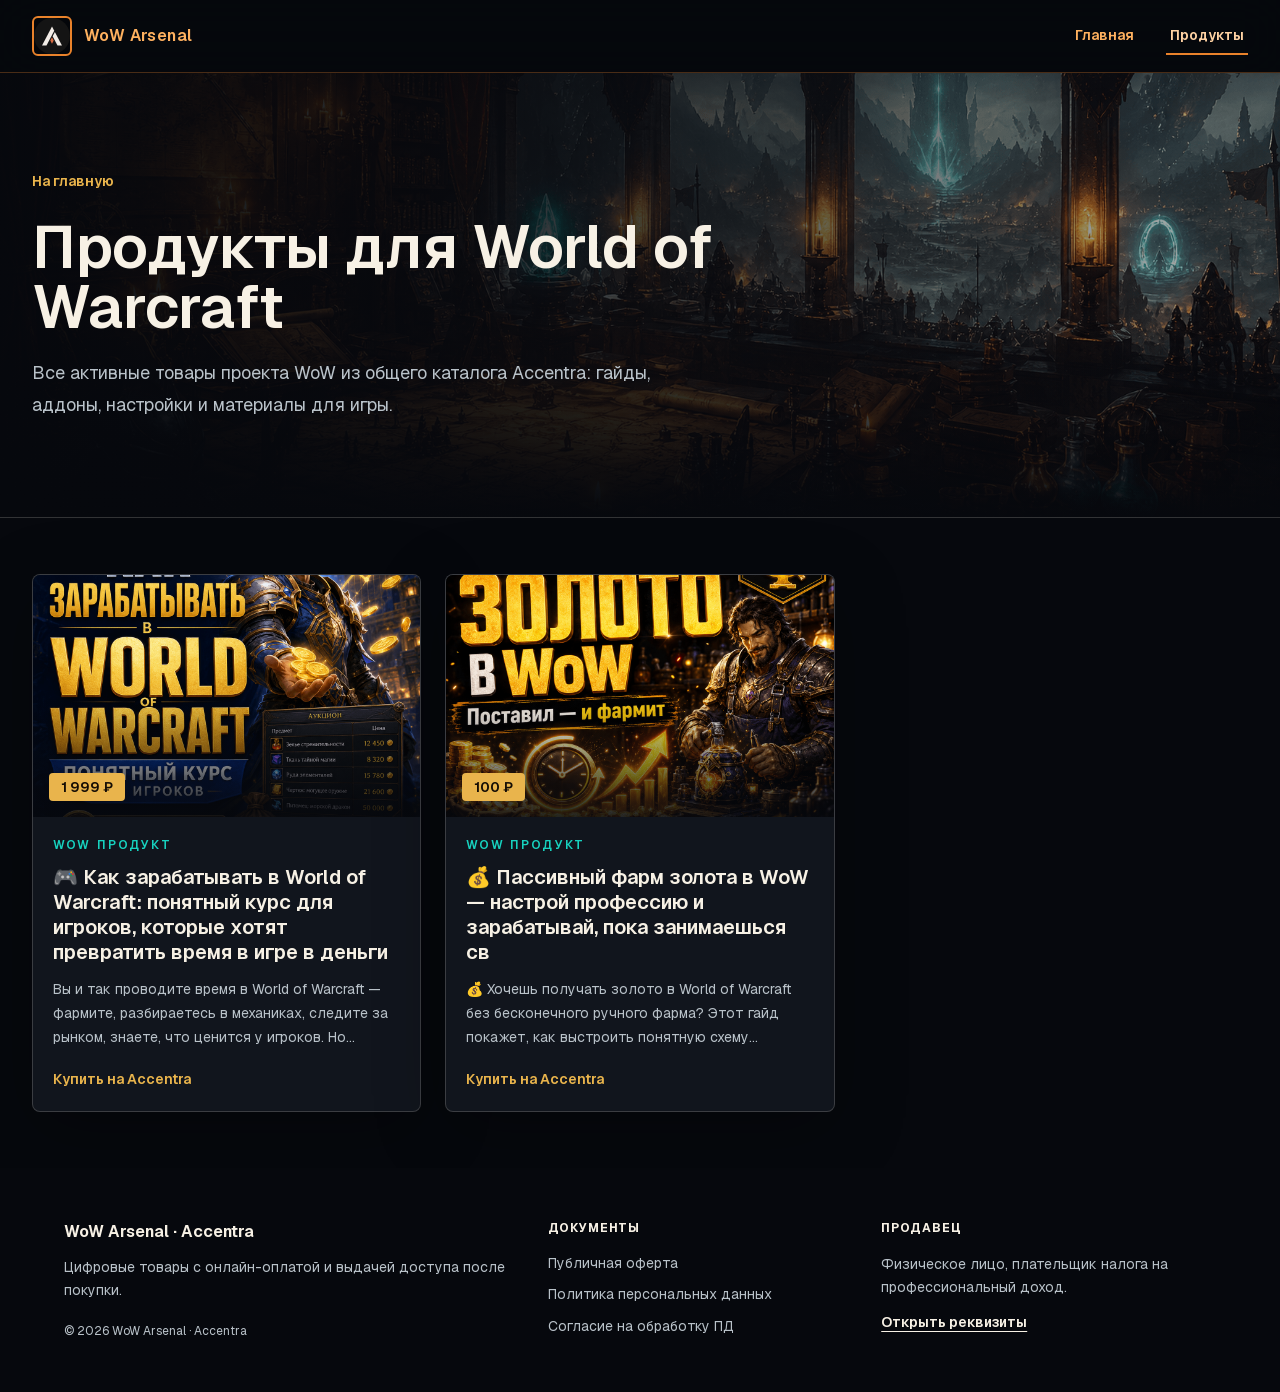
<file: products/index.html>
<!DOCTYPE html><html lang="ru" class="geist_a71539c9-module__T19VSG__variable geist_mono_8d43a2aa-module__8Li5zG__variable h-full antialiased"><head><meta charSet="utf-8"/><meta name="viewport" content="width=device-width, initial-scale=1"/><link rel="preload" href="/_next/static/media/797e433ab948586e-s.p.09zddjkbdep5a.woff2" as="font" crossorigin="" type="font/woff2"/><link rel="preload" href="/_next/static/media/caa3a2e1cccd8315-s.p.09~u27dqhyhd6.woff2" as="font" crossorigin="" type="font/woff2"/><link rel="preload" as="image" href="/logo.svg"/><link rel="preload" as="image" href="/hero/arcane-war-room.png"/><link rel="stylesheet" href="/_next/static/chunks/0flh16y1kdh~2.css" data-precedence="next"/><link rel="preload" as="script" fetchPriority="low" href="/_next/static/chunks/0k_-0wjpi~8w1.js"/><script src="/_next/static/chunks/0_p46602p88ss.js" async=""></script><script src="/_next/static/chunks/0irx_78.s631..js" async=""></script><script src="/_next/static/chunks/0nb.jqspx-ja4.js" async=""></script><script src="/_next/static/chunks/turbopack-0a20898857l-..js" async=""></script><script src="/_next/static/chunks/120_mrj66w7d5.js" async=""></script><script src="/_next/static/chunks/0o-0m-u_g1k0-.js" async=""></script><script src="/_next/static/chunks/0hgnnne.9hf9c.js" async=""></script><meta name="next-size-adjust" content=""/><title>WoW Arsenal — гайды и аддоны для World of Warcraft</title><meta name="description" content="Полезные WoW-гайды, аддоны и цифровые материалы для прогресса в World of Warcraft."/><meta name="yandex-verification" content="3810a843afc384e1"/><link rel="shortcut icon" href="/favicon.ico" type="image/x-icon"/><link rel="icon" href="/favicon.ico?favicon.0-gzdo0tdrnai.ico" sizes="256x256" type="image/x-icon"/><link rel="icon" href="/favicon.ico" type="image/x-icon" sizes="any"/><link rel="apple-touch-icon" href="/apple-touch-icon.png" type="image/png" sizes="180x180"/><script src="/_next/static/chunks/03~yq9q893hmn.js" noModule=""></script></head><body class="min-h-full flex flex-col"><div hidden=""><!--$--><!--/$--></div><noscript><div><img src="https://mc.yandex.ru/watch/109227984" style="position:absolute;left:-9999px" alt=""/></div></noscript><div class="min-h-dvh bg-background"><header class="sticky top-0 z-50 border-b border-[#e9822b]/30 bg-[#06080d]/88 backdrop-blur-xl"><div class="mx-auto flex h-18 max-w-7xl items-center justify-between gap-4 px-4 sm:px-6 lg:px-8"><a href="/" class="flex items-center gap-3" aria-label="WoW Arsenal"><img alt="" width="40" height="40" decoding="async" data-nimg="1" class="size-10 rounded-md border-2 border-[#e9822b] bg-black/20" style="color:transparent" src="/logo.svg"/><span class="text-base font-semibold tracking-wide text-[#ffb15f]">WoW Arsenal</span></a><nav class="flex items-center gap-5 text-sm font-semibold text-[#ffb15f] sm:gap-7"><a href="/" class="border-b-2 px-1 py-2 transition-colors hover:border-[#ffb15f] hover:text-[#ffd2a3] border-transparent">Главная</a><a href="/products/" class="border-b-2 px-1 py-2 transition-colors hover:border-[#ffb15f] hover:text-[#ffd2a3] border-[#e9822b] text-[#ffd2a3]">Продукты</a></nav></div></header><main><section class="relative isolate overflow-hidden border-b border-border"><img alt="" decoding="async" data-nimg="fill" class="-z-20 object-cover" style="position:absolute;height:100%;width:100%;left:0;top:0;right:0;bottom:0;color:transparent" src="/hero/arcane-war-room.png"/><div class="absolute inset-0 -z-10 bg-[linear-gradient(90deg,rgba(6,8,13,0.98)_0%,rgba(6,8,13,0.80)_45%,rgba(6,8,13,0.28)_100%),linear-gradient(0deg,rgba(6,8,13,1)_0%,rgba(6,8,13,0)_45%)]"></div><div class="mx-auto max-w-7xl px-4 py-18 sm:px-6 sm:py-24 lg:px-8"><a href="/" class="text-sm font-semibold text-primary hover:text-foreground">На главную</a><h1 class="mt-6 max-w-3xl text-4xl font-semibold tracking-normal sm:text-6xl">Продукты для World of Warcraft</h1><p class="mt-5 max-w-2xl text-lg leading-8 text-muted-foreground">Все активные товары проекта WoW из общего каталога Accentra: гайды, аддоны, настройки и материалы для игры.</p></div></section><section class="mx-auto max-w-7xl px-4 py-14 sm:px-6 lg:px-8"><div class="grid gap-6 md:grid-cols-2 xl:grid-cols-3"><a href="https://accentra.ru/products/8c2f8cf0-f976-4fdf-9dd5-a84a4e0d2ac6/" target="_blank" rel="noreferrer" class="group overflow-hidden rounded-lg border border-border bg-card text-card-foreground shadow-[0_18px_70px_rgba(0,0,0,0.28)] transition duration-300 hover:-translate-y-1 hover:border-primary/70"><div class="relative aspect-[16/10] overflow-hidden bg-muted"><img alt="🎮 Как зарабатывать в World of Warcraft: понятный курс для игроков, которые хотят превратить время в игре в деньги" loading="lazy" decoding="async" data-nimg="fill" class="object-cover transition duration-500 group-hover:scale-105" style="position:absolute;height:100%;width:100%;left:0;top:0;right:0;bottom:0;color:transparent" src="/product-assets/8c2f8cf0-f976-4fdf-9dd5-a84a4e0d2ac6/cover.png"/><div class="absolute inset-0 bg-gradient-to-t from-[#06080d]/88 via-transparent to-transparent"></div><div class="absolute bottom-4 left-4 rounded bg-primary px-3 py-1 text-sm font-semibold text-primary-foreground">1 999 ₽</div></div><div class="p-5"><p class="text-xs font-semibold uppercase tracking-[0.18em] text-accent">WoW продукт</p><h2 class="mt-3 text-xl font-semibold leading-tight">🎮 Как зарабатывать в World of Warcraft: понятный курс для игроков, которые хотят превратить время в игре в деньги</h2><p class="mt-3 line-clamp-3 text-sm leading-6 text-muted-foreground">Вы и так проводите время в World of Warcraft — фармите, разбираетесь в механиках, следите за рынком, знаете, что ценится у игроков.
Но задумывались ли вы, что этот опыт можно превратить в дополнительный доход? 💰

Этот курс — для тех, кто хочет понять, как устроен заработок вокруг WoW, какие направления действительно имеют спрос и с чего начать без хаоса, лишних ошибок и пустых ожиданий.

Внутри вы разберётесь:

🎮 Какие способы заработка связаны с World of Warcraft
💡 На чём игроки действительно готовы тратить деньги
📦 Какие товары, услуги и форматы можно предлагать
🧭 Как выбрать направление под свои навыки и стиль игры
⚠️ Какие ошибки чаще всего мешают новичкам заработать
🚀 Как перейти от идеи к первым действиям и не бросить на старте

Курс подойдёт, если вы:

— давно играете в WoW и хотите извлечь из своего опыта больше пользы;
— ищете дополнительный источник дохода на теме, которая вам действительно интересна;
— не хотите тратить недели на хаотичный поиск информации по форумам и роликам;
— хотите получить понятную картину: где есть спрос, как начать и куда двигаться дальше.

🔥 Не просто «играть ради игры», а использовать свои знания о WoW осознанно и с выгодой.</p><span class="mt-5 inline-flex text-sm font-semibold text-primary transition-colors group-hover:text-foreground">Купить на Accentra</span></div></a><a href="https://accentra.ru/products/ee7bdcdb-d550-4432-8865-7f6fb3a1a3c7/" target="_blank" rel="noreferrer" class="group overflow-hidden rounded-lg border border-border bg-card text-card-foreground shadow-[0_18px_70px_rgba(0,0,0,0.28)] transition duration-300 hover:-translate-y-1 hover:border-primary/70"><div class="relative aspect-[16/10] overflow-hidden bg-muted"><img alt="💰 Пассивный фарм золота в WoW — настрой профессию и зарабатывай, пока занимаешься св" loading="lazy" decoding="async" data-nimg="fill" class="object-cover transition duration-500 group-hover:scale-105" style="position:absolute;height:100%;width:100%;left:0;top:0;right:0;bottom:0;color:transparent" src="/product-assets/ee7bdcdb-d550-4432-8865-7f6fb3a1a3c7/cover.png"/><div class="absolute inset-0 bg-gradient-to-t from-[#06080d]/88 via-transparent to-transparent"></div><div class="absolute bottom-4 left-4 rounded bg-primary px-3 py-1 text-sm font-semibold text-primary-foreground">100 ₽</div></div><div class="p-5"><p class="text-xs font-semibold uppercase tracking-[0.18em] text-accent">WoW продукт</p><h2 class="mt-3 text-xl font-semibold leading-tight">💰 Пассивный фарм золота в WoW — настрой профессию и зарабатывай, пока занимаешься св</h2><p class="mt-3 line-clamp-3 text-sm leading-6 text-muted-foreground">💰 Хочешь получать золото в World of Warcraft без бесконечного ручного фарма?

Этот гайд покажет, как выстроить понятную схему заработка через профессию, чтобы она приносила игровую валюту с минимальным постоянным участием.

Что будет внутри:

⚙️ Пошаговая настройка метода заработка
📈 Логика, за счёт которой схема приносит золото
🧠 На что обратить внимание, чтобы не терять прибыль
⏳ Как организовать процесс так, чтобы он работал почти в фоновом режиме
💸 Как превратить профессию из «расходника» в источник стабильного дохода

Этот материал подойдёт тебе, если ты:

✨ Устал фармить золото вручную часами
✨ Хочешь получать больше пользы от профессий
✨ Ищешь понятный способ создать себе дополнительный источник дохода в игре
✨ Любишь схемы формата «один раз настроил — дальше система работает»

Без воды и лишней теории — только практическая инструкция, которую можно открыть и сразу применять.</p><span class="mt-5 inline-flex text-sm font-semibold text-primary transition-colors group-hover:text-foreground">Купить на Accentra</span></div></a></div></section></main></div><!--$--><!--/$--><footer class="legal-footer border-t border-border bg-background text-sm text-muted-foreground bg-[#070a10]"><style>
        .legal-footer {
          padding: 2.75rem 1rem;
        }

        .legal-footer__inner {
          display: grid;
          gap: 2rem;
          max-width: 72rem;
          margin: 0 auto;
        }

        .legal-footer__title {
          color: var(--foreground);
          font-size: 1rem;
          font-weight: 650;
          line-height: 1.5;
        }

        .legal-footer__text {
          max-width: 28rem;
          margin-top: 0.75rem;
          line-height: 1.65;
        }

        .legal-footer__meta {
          margin-top: 1.25rem;
          font-size: 0.75rem;
          line-height: 1.5;
        }

        .legal-footer__label {
          color: var(--foreground);
          font-size: 0.75rem;
          font-weight: 700;
          letter-spacing: 0.08em;
          line-height: 1.4;
          text-transform: uppercase;
        }

        .legal-footer__links {
          display: flex;
          flex-direction: column;
          align-items: flex-start;
          gap: 0.7rem;
          margin-top: 1rem;
        }

        .legal-footer__link {
          color: inherit;
          line-height: 1.45;
          text-decoration: none;
          transition: color 160ms ease;
        }

        .legal-footer__link:hover {
          color: var(--foreground);
        }

        .legal-footer__seller {
          margin-top: 1rem;
          line-height: 1.65;
        }

        .legal-footer__requisites {
          display: inline-flex;
          margin-top: 0.8rem;
          color: var(--foreground);
          font-weight: 600;
          text-decoration: underline;
          text-underline-offset: 4px;
          transition: color 160ms ease;
        }

        .legal-footer__requisites:hover {
          color: var(--muted-foreground);
        }

        @media (min-width: 768px) {
          .legal-footer {
            padding: 3.25rem 1.5rem;
          }

          .legal-footer__inner {
            grid-template-columns: minmax(0, 1.35fr) minmax(0, 0.9fr) minmax(0, 1fr);
            align-items: start;
          }
        }
      </style><div class="legal-footer__inner"><div><p class="legal-footer__title">WoW Arsenal · Accentra</p><p class="legal-footer__text">Цифровые товары с онлайн-оплатой и выдачей доступа после покупки.</p><p class="legal-footer__meta">© <!-- -->2026<!-- --> <!-- -->WoW Arsenal · Accentra</p></div><nav aria-label="Юридические документы"><p class="legal-footer__label">Документы</p><div class="legal-footer__links"><a href="https://accentra.ru/legal/offer/" target="_blank" rel="noreferrer" class="legal-footer__link">Публичная оферта</a><a href="https://accentra.ru/legal/privacy/" target="_blank" rel="noreferrer" class="legal-footer__link">Политика персональных данных</a><a href="https://accentra.ru/legal/personal-data-consent/" target="_blank" rel="noreferrer" class="legal-footer__link">Согласие на обработку ПД</a></div></nav><div><p class="legal-footer__label">Продавец</p><p class="legal-footer__seller">Физическое лицо, плательщик налога на профессиональный доход.</p><a href="https://accentra.ru/contacts/" target="_blank" rel="noreferrer" class="legal-footer__requisites">Открыть реквизиты</a></div></div></footer><script src="/_next/static/chunks/0k_-0wjpi~8w1.js" id="_R_" async=""></script><script>(self.__next_f=self.__next_f||[]).push([0])</script><script>self.__next_f.push([1,"1:\"$Sreact.fragment\"\n2:I[10536,[\"/_next/static/chunks/120_mrj66w7d5.js\",\"/_next/static/chunks/0o-0m-u_g1k0-.js\"],\"YandexMetrika\"]\n3:I[60379,[\"/_next/static/chunks/120_mrj66w7d5.js\",\"/_next/static/chunks/0o-0m-u_g1k0-.js\"],\"default\"]\n4:I[44345,[\"/_next/static/chunks/120_mrj66w7d5.js\",\"/_next/static/chunks/0o-0m-u_g1k0-.js\"],\"default\"]\nb:I[3222,[\"/_next/static/chunks/120_mrj66w7d5.js\",\"/_next/static/chunks/0o-0m-u_g1k0-.js\"],\"default\",1]\n:HL[\"/_next/static/chunks/0flh16y1kdh~2.css\",\"style\"]\n:HL[\"/_next/static/media/797e433ab948586e-s.p.09zddjkbdep5a.woff2\",\"font\",{\"crossOrigin\":\"\",\"type\":\"font/woff2\"}]\n:HL[\"/_next/static/media/caa3a2e1cccd8315-s.p.09~u27dqhyhd6.woff2\",\"font\",{\"crossOrigin\":\"\",\"type\":\"font/woff2\"}]\n5:T820,"])</script><script>self.__next_f.push([1,"\n        .legal-footer {\n          padding: 2.75rem 1rem;\n        }\n\n        .legal-footer__inner {\n          display: grid;\n          gap: 2rem;\n          max-width: 72rem;\n          margin: 0 auto;\n        }\n\n        .legal-footer__title {\n          color: var(--foreground);\n          font-size: 1rem;\n          font-weight: 650;\n          line-height: 1.5;\n        }\n\n        .legal-footer__text {\n          max-width: 28rem;\n          margin-top: 0.75rem;\n          line-height: 1.65;\n        }\n\n        .legal-footer__meta {\n          margin-top: 1.25rem;\n          font-size: 0.75rem;\n          line-height: 1.5;\n        }\n\n        .legal-footer__label {\n          color: var(--foreground);\n          font-size: 0.75rem;\n          font-weight: 700;\n          letter-spacing: 0.08em;\n          line-height: 1.4;\n          text-transform: uppercase;\n        }\n\n        .legal-footer__links {\n          display: flex;\n          flex-direction: column;\n          align-items: flex-start;\n          gap: 0.7rem;\n          margin-top: 1rem;\n        }\n\n        .legal-footer__link {\n          color: inherit;\n          line-height: 1.45;\n          text-decoration: none;\n          transition: color 160ms ease;\n        }\n\n        .legal-footer__link:hover {\n          color: var(--foreground);\n        }\n\n        .legal-footer__seller {\n          margin-top: 1rem;\n          line-height: 1.65;\n        }\n\n        .legal-footer__requisites {\n          display: inline-flex;\n          margin-top: 0.8rem;\n          color: var(--foreground);\n          font-weight: 600;\n          text-decoration: underline;\n          text-underline-offset: 4px;\n          transition: color 160ms ease;\n        }\n\n        .legal-footer__requisites:hover {\n          color: var(--muted-foreground);\n        }\n\n        @media (min-width: 768px) {\n          .legal-footer {\n            padding: 3.25rem 1.5rem;\n          }\n\n          .legal-footer__inner {\n            grid-template-columns: minmax(0, 1.35fr) minmax(0, 0.9fr) minmax(0, 1fr);\n            align-items: start;\n          }\n        }\n      "])</script><script>self.__next_f.push([1,"0:{\"P\":null,\"c\":[\"\",\"products\",\"\"],\"q\":\"\",\"i\":false,\"f\":[[[\"\",{\"children\":[\"products\",{\"children\":[\"__PAGE__\",{}]}]},\"$undefined\",\"$undefined\",16],[[\"$\",\"$1\",\"c\",{\"children\":[[[\"$\",\"link\",\"0\",{\"rel\":\"stylesheet\",\"href\":\"/_next/static/chunks/0flh16y1kdh~2.css\",\"precedence\":\"next\",\"crossOrigin\":\"$undefined\",\"nonce\":\"$undefined\"}],[\"$\",\"script\",\"script-0\",{\"src\":\"/_next/static/chunks/120_mrj66w7d5.js\",\"async\":true,\"nonce\":\"$undefined\"}],[\"$\",\"script\",\"script-1\",{\"src\":\"/_next/static/chunks/0o-0m-u_g1k0-.js\",\"async\":true,\"nonce\":\"$undefined\"}]],[\"$\",\"html\",null,{\"lang\":\"ru\",\"className\":\"geist_a71539c9-module__T19VSG__variable geist_mono_8d43a2aa-module__8Li5zG__variable h-full antialiased\",\"children\":[\"$\",\"body\",null,{\"className\":\"min-h-full flex flex-col\",\"children\":[[\"$\",\"$L2\",null,{}],[\"$\",\"$L3\",null,{\"parallelRouterKey\":\"children\",\"error\":\"$undefined\",\"errorStyles\":\"$undefined\",\"errorScripts\":\"$undefined\",\"template\":[\"$\",\"$L4\",null,{}],\"templateStyles\":\"$undefined\",\"templateScripts\":\"$undefined\",\"notFound\":[[[\"$\",\"title\",null,{\"children\":\"404: This page could not be found.\"}],[\"$\",\"div\",null,{\"style\":{\"fontFamily\":\"system-ui,\\\"Segoe UI\\\",Roboto,Helvetica,Arial,sans-serif,\\\"Apple Color Emoji\\\",\\\"Segoe UI Emoji\\\"\",\"height\":\"100vh\",\"textAlign\":\"center\",\"display\":\"flex\",\"flexDirection\":\"column\",\"alignItems\":\"center\",\"justifyContent\":\"center\"},\"children\":[\"$\",\"div\",null,{\"children\":[[\"$\",\"style\",null,{\"dangerouslySetInnerHTML\":{\"__html\":\"body{color:#000;background:#fff;margin:0}.next-error-h1{border-right:1px solid rgba(0,0,0,.3)}@media (prefers-color-scheme:dark){body{color:#fff;background:#000}.next-error-h1{border-right:1px solid rgba(255,255,255,.3)}}\"}}],[\"$\",\"h1\",null,{\"className\":\"next-error-h1\",\"style\":{\"display\":\"inline-block\",\"margin\":\"0 20px 0 0\",\"padding\":\"0 23px 0 0\",\"fontSize\":24,\"fontWeight\":500,\"verticalAlign\":\"top\",\"lineHeight\":\"49px\"},\"children\":404}],[\"$\",\"div\",null,{\"style\":{\"display\":\"inline-block\"},\"children\":[\"$\",\"h2\",null,{\"style\":{\"fontSize\":14,\"fontWeight\":400,\"lineHeight\":\"49px\",\"margin\":0},\"children\":\"This page could not be found.\"}]}]]}]}]],[]],\"forbidden\":\"$undefined\",\"unauthorized\":\"$undefined\"}],[\"$\",\"footer\",null,{\"className\":\"legal-footer border-t border-border bg-background text-sm text-muted-foreground bg-[#070a10]\",\"children\":[[\"$\",\"style\",null,{\"children\":\"$5\"}],\"$L6\"]}]]}]}]]}],{\"children\":[\"$L7\",{\"children\":[\"$L8\",{},null,false,null]},null,false,\"$@9\"]},null,false,null],\"$La\",false]],\"m\":\"$undefined\",\"G\":[\"$b\",[\"$Lc\"]],\"S\":true,\"h\":null,\"s\":\"$undefined\",\"l\":\"$undefined\",\"p\":\"$undefined\",\"d\":\"$undefined\",\"b\":\"og0eHUwX5w_Gvnw2gbxF7\"}\n"])</script><script>self.__next_f.push([1,"e:I[96237,[\"/_next/static/chunks/120_mrj66w7d5.js\",\"/_next/static/chunks/0o-0m-u_g1k0-.js\"],\"OutletBoundary\"]\nf:\"$Sreact.suspense\"\n12:I[96237,[\"/_next/static/chunks/120_mrj66w7d5.js\",\"/_next/static/chunks/0o-0m-u_g1k0-.js\"],\"ViewportBoundary\"]\n14:I[96237,[\"/_next/static/chunks/120_mrj66w7d5.js\",\"/_next/static/chunks/0o-0m-u_g1k0-.js\"],\"MetadataBoundary\"]\n"])</script><script>self.__next_f.push([1,"6:[\"$\",\"div\",null,{\"className\":\"legal-footer__inner\",\"children\":[[\"$\",\"div\",null,{\"children\":[[\"$\",\"p\",null,{\"className\":\"legal-footer__title\",\"children\":\"WoW Arsenal · Accentra\"}],[\"$\",\"p\",null,{\"className\":\"legal-footer__text\",\"children\":\"Цифровые товары с онлайн-оплатой и выдачей доступа после покупки.\"}],[\"$\",\"p\",null,{\"className\":\"legal-footer__meta\",\"children\":[\"© \",2026,\" \",\"WoW Arsenal · Accentra\"]}]]}],[\"$\",\"nav\",null,{\"aria-label\":\"Юридические документы\",\"children\":[[\"$\",\"p\",null,{\"className\":\"legal-footer__label\",\"children\":\"Документы\"}],[\"$\",\"div\",null,{\"className\":\"legal-footer__links\",\"children\":[[\"$\",\"a\",\"/legal/offer/\",{\"href\":\"https://accentra.ru/legal/offer/\",\"target\":\"_blank\",\"rel\":\"noreferrer\",\"className\":\"legal-footer__link\",\"children\":\"Публичная оферта\"}],[\"$\",\"a\",\"/legal/privacy/\",{\"href\":\"https://accentra.ru/legal/privacy/\",\"target\":\"_blank\",\"rel\":\"noreferrer\",\"className\":\"legal-footer__link\",\"children\":\"Политика персональных данных\"}],[\"$\",\"a\",\"/legal/personal-data-consent/\",{\"href\":\"https://accentra.ru/legal/personal-data-consent/\",\"target\":\"_blank\",\"rel\":\"noreferrer\",\"className\":\"legal-footer__link\",\"children\":\"Согласие на обработку ПД\"}]]}]]}],[\"$\",\"div\",null,{\"children\":[[\"$\",\"p\",null,{\"className\":\"legal-footer__label\",\"children\":\"Продавец\"}],[\"$\",\"p\",null,{\"className\":\"legal-footer__seller\",\"children\":\"Физическое лицо, плательщик налога на профессиональный доход.\"}],[\"$\",\"a\",null,{\"href\":\"https://accentra.ru/contacts/\",\"target\":\"_blank\",\"rel\":\"noreferrer\",\"className\":\"legal-footer__requisites\",\"children\":\"Открыть реквизиты\"}]]}]]}]\n"])</script><script>self.__next_f.push([1,"7:[\"$\",\"$1\",\"c\",{\"children\":[null,[\"$\",\"$L3\",null,{\"parallelRouterKey\":\"children\",\"error\":\"$undefined\",\"errorStyles\":\"$undefined\",\"errorScripts\":\"$undefined\",\"template\":[\"$\",\"$L4\",null,{}],\"templateStyles\":\"$undefined\",\"templateScripts\":\"$undefined\",\"notFound\":\"$undefined\",\"forbidden\":\"$undefined\",\"unauthorized\":\"$undefined\"}]]}]\n8:[\"$\",\"$1\",\"c\",{\"children\":[\"$Ld\",[[\"$\",\"script\",\"script-0\",{\"src\":\"/_next/static/chunks/0hgnnne.9hf9c.js\",\"async\":true,\"nonce\":\"$undefined\"}]],[\"$\",\"$Le\",null,{\"children\":[\"$\",\"$f\",null,{\"name\":\"Next.MetadataOutlet\",\"children\":\"$@10\"}]}]]}]\n11:[]\n9:\"$W11\"\na:[\"$\",\"$1\",\"h\",{\"children\":[null,[\"$\",\"$L12\",null,{\"children\":\"$L13\"}],[\"$\",\"div\",null,{\"hidden\":true,\"children\":[\"$\",\"$L14\",null,{\"children\":[\"$\",\"$f\",null,{\"name\":\"Next.Metadata\",\"children\":\"$L15\"}]}]}],[\"$\",\"meta\",null,{\"name\":\"next-size-adjust\",\"content\":\"\"}]]}]\nc:[\"$\",\"link\",\"0\",{\"rel\":\"stylesheet\",\"href\":\"/_next/static/chunks/0flh16y1kdh~2.css\",\"precedence\":\"next\",\"crossOrigin\":\"$undefined\",\"nonce\":\"$undefined\"}]\n"])</script><script>self.__next_f.push([1,"13:[[\"$\",\"meta\",\"0\",{\"charSet\":\"utf-8\"}],[\"$\",\"meta\",\"1\",{\"name\":\"viewport\",\"content\":\"width=device-width, initial-scale=1\"}]]\n"])</script><script>self.__next_f.push([1,"16:I[15637,[\"/_next/static/chunks/120_mrj66w7d5.js\",\"/_next/static/chunks/0o-0m-u_g1k0-.js\"],\"IconMark\"]\n10:null\n15:[[\"$\",\"title\",\"0\",{\"children\":\"WoW Arsenal — гайды и аддоны для World of Warcraft\"}],[\"$\",\"meta\",\"1\",{\"name\":\"description\",\"content\":\"Полезные WoW-гайды, аддоны и цифровые материалы для прогресса в World of Warcraft.\"}],[\"$\",\"meta\",\"2\",{\"name\":\"yandex-verification\",\"content\":\"3810a843afc384e1\"}],[\"$\",\"link\",\"3\",{\"rel\":\"shortcut icon\",\"href\":\"/favicon.ico\",\"type\":\"image/x-icon\"}],[\"$\",\"link\",\"4\",{\"rel\":\"icon\",\"href\":\"/favicon.ico?favicon.0-gzdo0tdrnai.ico\",\"sizes\":\"256x256\",\"type\":\"image/x-icon\"}],[\"$\",\"link\",\"5\",{\"rel\":\"icon\",\"href\":\"/favicon.ico\",\"type\":\"image/x-icon\",\"sizes\":\"any\"}],[\"$\",\"link\",\"6\",{\"rel\":\"apple-touch-icon\",\"href\":\"/apple-touch-icon.png\",\"type\":\"image/png\",\"sizes\":\"180x180\"}],[\"$\",\"$L16\",\"7\",{}]]\n"])</script><script>self.__next_f.push([1,"17:I[38883,[\"/_next/static/chunks/120_mrj66w7d5.js\",\"/_next/static/chunks/0o-0m-u_g1k0-.js\",\"/_next/static/chunks/0hgnnne.9hf9c.js\"],\"SiteHeader\"]\n18:I[58891,[\"/_next/static/chunks/120_mrj66w7d5.js\",\"/_next/static/chunks/0o-0m-u_g1k0-.js\",\"/_next/static/chunks/0hgnnne.9hf9c.js\"],\"Image\"]\n19:T847,Вы и так проводите время в World of Warcraft — фармите, разбираетесь в механиках, следите за рынком, знаете, что ценится у игроков.\nНо задумывались ли вы, что этот опыт можно превратить в дополнительный доход? 💰\n\nЭтот курс — для тех, кто хочет понять, как устроен заработок вокруг WoW, какие направления действительно имеют спрос и с чего начать без хаоса, лишних ошибок и пустых ожиданий.\n\nВнутри вы разберётесь:\n\n🎮 Какие способы заработка связаны с World of Warcraft\n💡 На чём игроки действительно готовы тратить деньги\n📦 Какие товары, услуги и форматы можно предлагать\n🧭 Как выбрать направление под свои навыки и стиль игры\n⚠️ Какие ошибки чаще всего мешают новичкам заработать\n🚀 Как перейти от идеи к первым действиям и не бросить на старте\n\nКурс подойдёт, если вы:\n\n— давно играете в WoW и хотите извлечь из своего опыта больше пользы;\n— ищете дополнительный источник дохода на теме, которая вам действительно интересна;\n— не хотите тратить недели на хаотичный поиск информации по форумам и роликам;\n— хотите получить понятную картину: где есть спрос, как начать и куда двигаться дальше.\n\n🔥 Не просто «играть ради игры», а использовать свои знания о WoW осознанно и с выгодой."])</script><script>self.__next_f.push([1,"d:[\"$\",\"div\",null,{\"className\":\"min-h-dvh bg-background\",\"children\":[[\"$\",\"$L17\",null,{}],[\"$\",\"main\",null,{\"children\":[[\"$\",\"section\",null,{\"className\":\"relative isolate overflow-hidden border-b border-border\",\"children\":[[\"$\",\"$L18\",null,{\"src\":\"/hero/arcane-war-room.png\",\"alt\":\"\",\"fill\":true,\"priority\":true,\"className\":\"-z-20 object-cover\",\"sizes\":\"100vw\"}],[\"$\",\"div\",null,{\"className\":\"absolute inset-0 -z-10 bg-[linear-gradient(90deg,rgba(6,8,13,0.98)_0%,rgba(6,8,13,0.80)_45%,rgba(6,8,13,0.28)_100%),linear-gradient(0deg,rgba(6,8,13,1)_0%,rgba(6,8,13,0)_45%)]\"}],[\"$\",\"div\",null,{\"className\":\"mx-auto max-w-7xl px-4 py-18 sm:px-6 sm:py-24 lg:px-8\",\"children\":[[\"$\",\"a\",null,{\"href\":\"/\",\"className\":\"text-sm font-semibold text-primary hover:text-foreground\",\"children\":\"На главную\"}],[\"$\",\"h1\",null,{\"className\":\"mt-6 max-w-3xl text-4xl font-semibold tracking-normal sm:text-6xl\",\"children\":\"Продукты для World of Warcraft\"}],[\"$\",\"p\",null,{\"className\":\"mt-5 max-w-2xl text-lg leading-8 text-muted-foreground\",\"children\":\"Все активные товары проекта WoW из общего каталога Accentra: гайды, аддоны, настройки и материалы для игры.\"}]]}]]}],[\"$\",\"section\",null,{\"className\":\"mx-auto max-w-7xl px-4 py-14 sm:px-6 lg:px-8\",\"children\":[\"$\",\"div\",null,{\"className\":\"grid gap-6 md:grid-cols-2 xl:grid-cols-3\",\"children\":[[\"$\",\"a\",\"8c2f8cf0-f976-4fdf-9dd5-a84a4e0d2ac6\",{\"href\":\"https://accentra.ru/products/8c2f8cf0-f976-4fdf-9dd5-a84a4e0d2ac6/\",\"target\":\"_blank\",\"rel\":\"noreferrer\",\"className\":\"group overflow-hidden rounded-lg border border-border bg-card text-card-foreground shadow-[0_18px_70px_rgba(0,0,0,0.28)] transition duration-300 hover:-translate-y-1 hover:border-primary/70\",\"children\":[[\"$\",\"div\",null,{\"className\":\"relative aspect-[16/10] overflow-hidden bg-muted\",\"children\":[[\"$\",\"$L18\",null,{\"src\":\"/product-assets/8c2f8cf0-f976-4fdf-9dd5-a84a4e0d2ac6/cover.png\",\"alt\":\"🎮 Как зарабатывать в World of Warcraft: понятный курс для игроков, которые хотят превратить время в игре в деньги\",\"fill\":true,\"className\":\"object-cover transition duration-500 group-hover:scale-105\",\"sizes\":\"(min-width: 1024px) 360px, (min-width: 640px) 50vw, 100vw\"}],[\"$\",\"div\",null,{\"className\":\"absolute inset-0 bg-gradient-to-t from-[#06080d]/88 via-transparent to-transparent\"}],[\"$\",\"div\",null,{\"className\":\"absolute bottom-4 left-4 rounded bg-primary px-3 py-1 text-sm font-semibold text-primary-foreground\",\"children\":\"1 999 ₽\"}]]}],[\"$\",\"div\",null,{\"className\":\"p-5\",\"children\":[[\"$\",\"p\",null,{\"className\":\"text-xs font-semibold uppercase tracking-[0.18em] text-accent\",\"children\":\"WoW продукт\"}],[\"$\",\"h2\",null,{\"className\":\"mt-3 text-xl font-semibold leading-tight\",\"children\":\"🎮 Как зарабатывать в World of Warcraft: понятный курс для игроков, которые хотят превратить время в игре в деньги\"}],[\"$\",\"p\",null,{\"className\":\"mt-3 line-clamp-3 text-sm leading-6 text-muted-foreground\",\"children\":\"$19\"}],\"$L1a\"]}]]}],\"$L1b\"]}]}]]}]]}]\n"])</script><script>self.__next_f.push([1,"1a:[\"$\",\"span\",null,{\"className\":\"mt-5 inline-flex text-sm font-semibold text-primary transition-colors group-hover:text-foreground\",\"children\":\"Купить на Accentra\"}]\n"])</script><script>self.__next_f.push([1,"1b:[\"$\",\"a\",\"ee7bdcdb-d550-4432-8865-7f6fb3a1a3c7\",{\"href\":\"https://accentra.ru/products/ee7bdcdb-d550-4432-8865-7f6fb3a1a3c7/\",\"target\":\"_blank\",\"rel\":\"noreferrer\",\"className\":\"group overflow-hidden rounded-lg border border-border bg-card text-card-foreground shadow-[0_18px_70px_rgba(0,0,0,0.28)] transition duration-300 hover:-translate-y-1 hover:border-primary/70\",\"children\":[[\"$\",\"div\",null,{\"className\":\"relative aspect-[16/10] overflow-hidden bg-muted\",\"children\":[[\"$\",\"$L18\",null,{\"src\":\"/product-assets/ee7bdcdb-d550-4432-8865-7f6fb3a1a3c7/cover.png\",\"alt\":\"💰 Пассивный фарм золота в WoW — настрой профессию и зарабатывай, пока занимаешься св\",\"fill\":true,\"className\":\"object-cover transition duration-500 group-hover:scale-105\",\"sizes\":\"(min-width: 1024px) 360px, (min-width: 640px) 50vw, 100vw\"}],[\"$\",\"div\",null,{\"className\":\"absolute inset-0 bg-gradient-to-t from-[#06080d]/88 via-transparent to-transparent\"}],[\"$\",\"div\",null,{\"className\":\"absolute bottom-4 left-4 rounded bg-primary px-3 py-1 text-sm font-semibold text-primary-foreground\",\"children\":\"100 ₽\"}]]}],[\"$\",\"div\",null,{\"className\":\"p-5\",\"children\":[[\"$\",\"p\",null,{\"className\":\"text-xs font-semibold uppercase tracking-[0.18em] text-accent\",\"children\":\"WoW продукт\"}],[\"$\",\"h2\",null,{\"className\":\"mt-3 text-xl font-semibold leading-tight\",\"children\":\"💰 Пассивный фарм золота в WoW — настрой профессию и зарабатывай, пока занимаешься св\"}],[\"$\",\"p\",null,{\"className\":\"mt-3 line-clamp-3 text-sm leading-6 text-muted-foreground\",\"children\":\"💰 Хочешь получать золото в World of Warcraft без бесконечного ручного фарма?\\n\\nЭтот гайд покажет, как выстроить понятную схему заработка через профессию, чтобы она приносила игровую валюту с минимальным постоянным участием.\\n\\nЧто будет внутри:\\n\\n⚙️ Пошаговая настройка метода заработка\\n📈 Логика, за счёт которой схема приносит золото\\n🧠 На что обратить внимание, чтобы не терять прибыль\\n⏳ Как организовать процесс так, чтобы он работал почти в фоновом режиме\\n💸 Как превратить профессию из «расходника» в источник стабильного дохода\\n\\nЭтот материал подойдёт тебе, если ты:\\n\\n✨ Устал фармить золото вручную часами\\n✨ Хочешь получать больше пользы от профессий\\n✨ Ищешь понятный способ создать себе дополнительный источник дохода в игре\\n✨ Любишь схемы формата «один раз настроил — дальше система работает»\\n\\nБез воды и лишней теории — только практическая инструкция, которую можно открыть и сразу применять.\"}],[\"$\",\"span\",null,{\"className\":\"mt-5 inline-flex text-sm font-semibold text-primary transition-colors group-hover:text-foreground\",\"children\":\"Купить на Accentra\"}]]}]]}]\n"])</script></body></html>
</file>
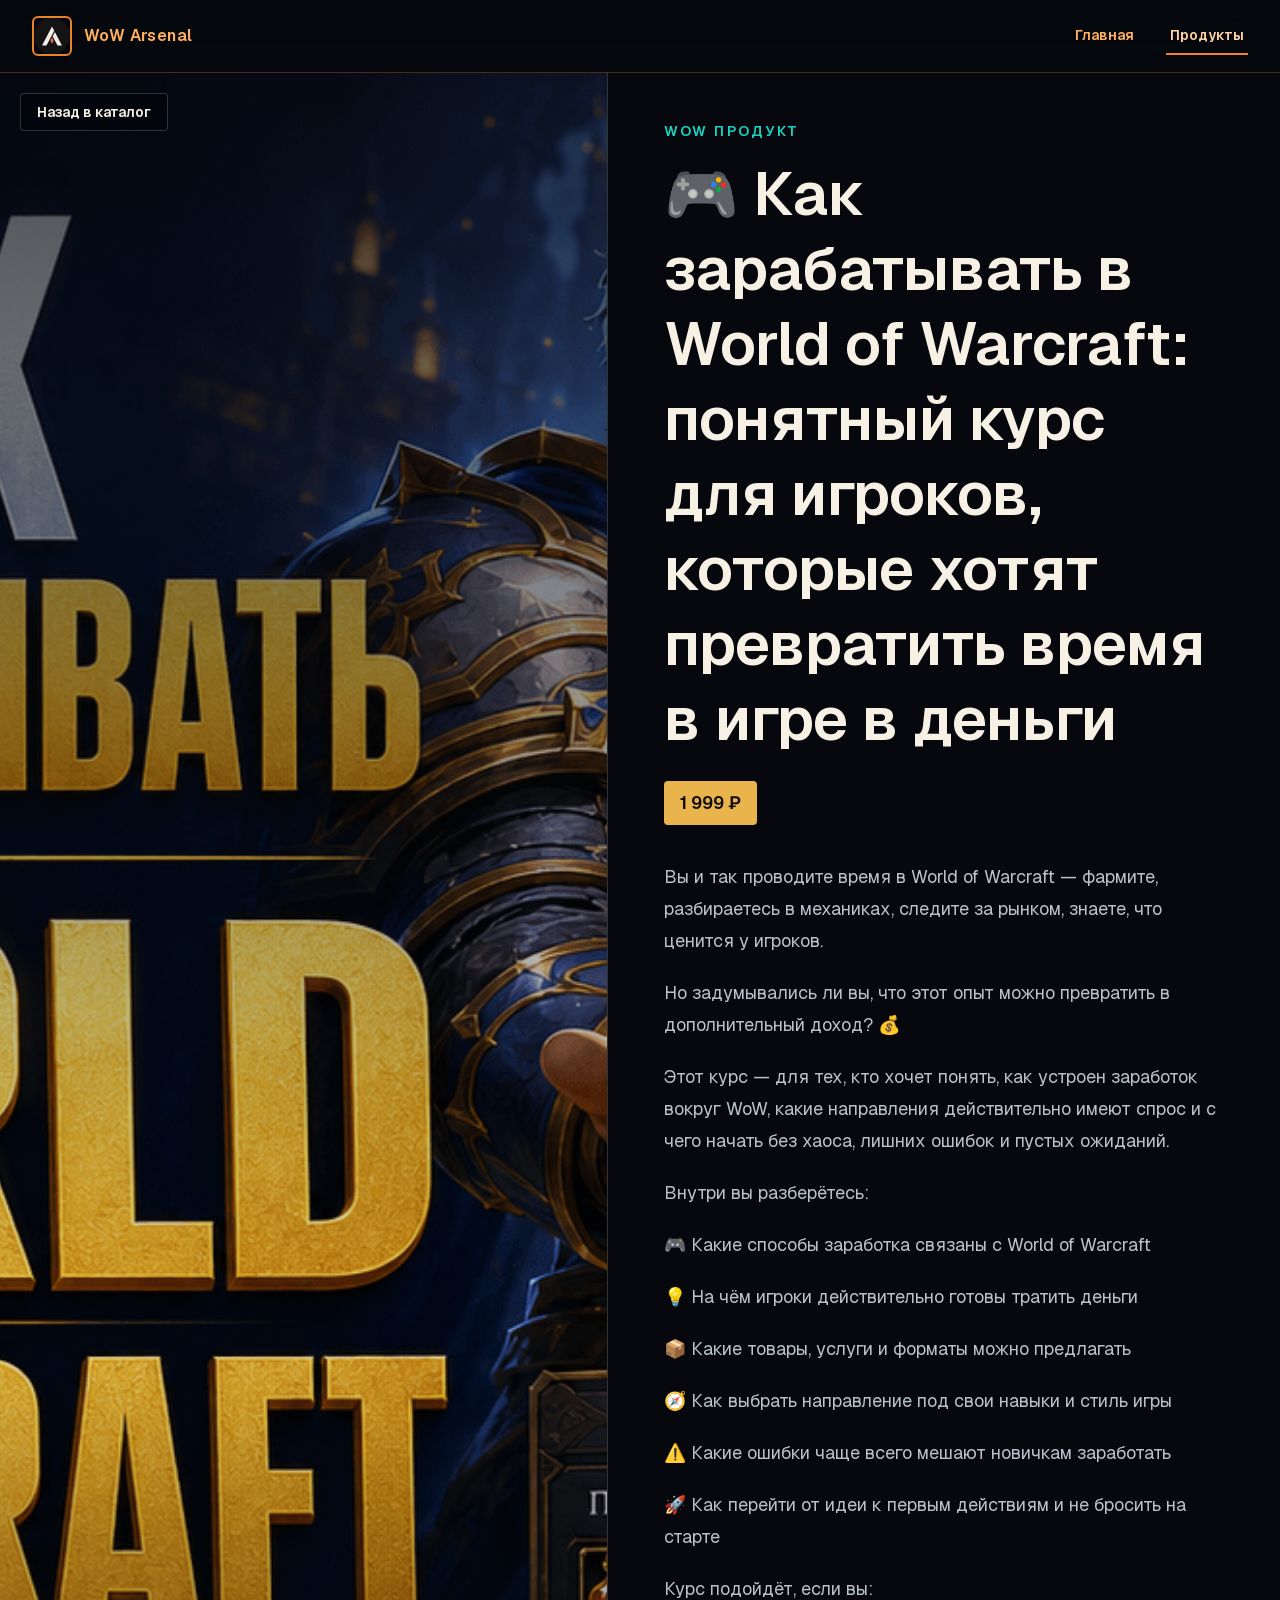
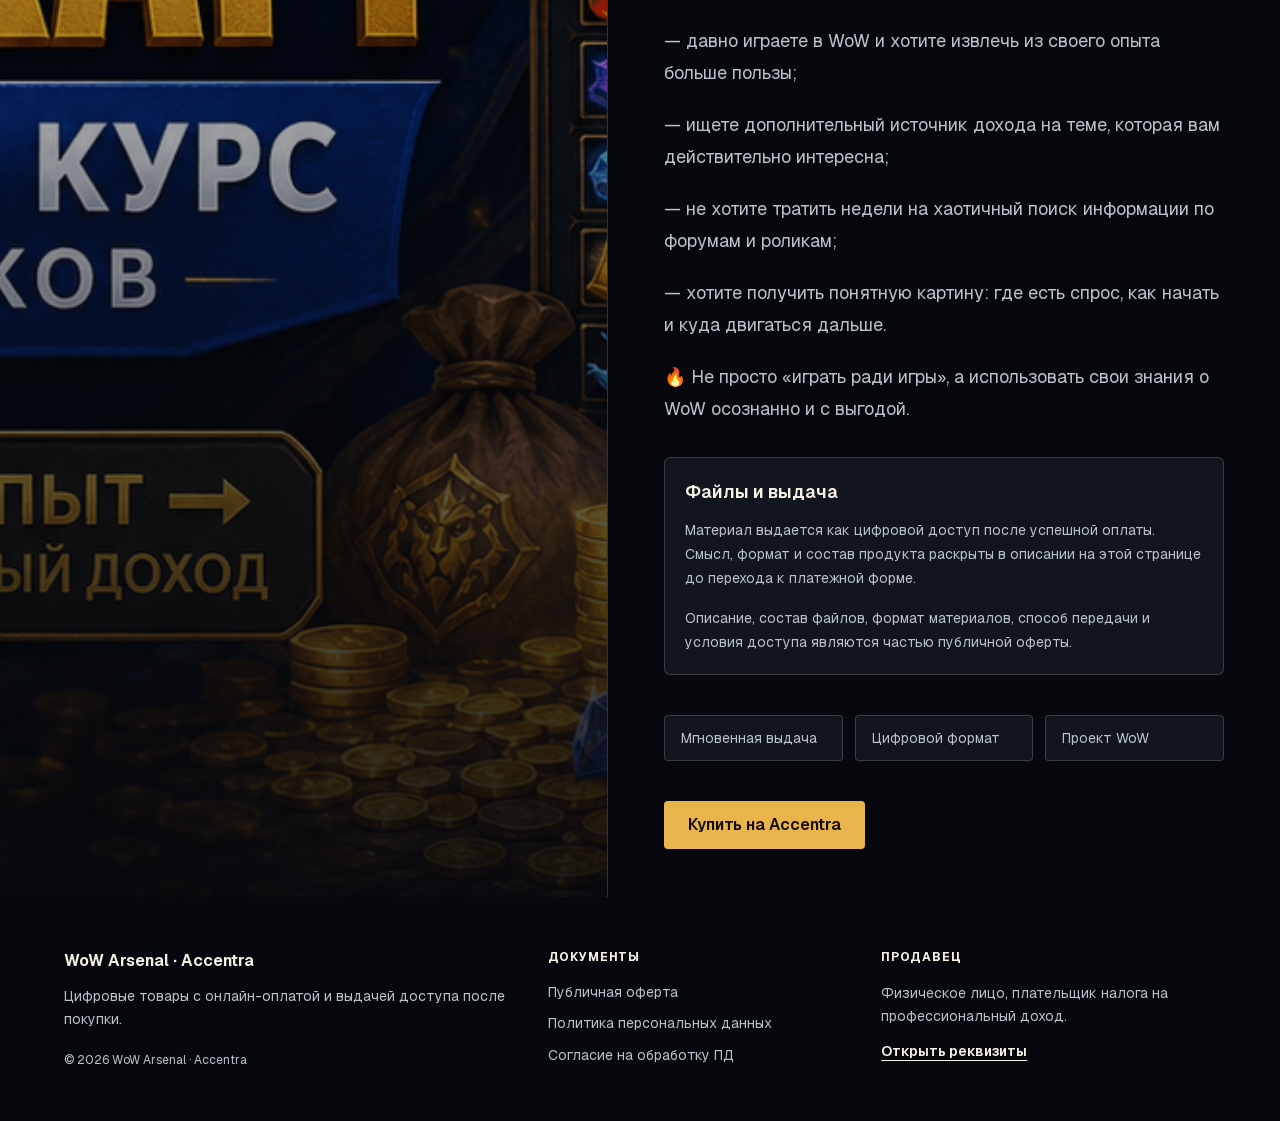
<file: products/8c2f8cf0-f976-4fdf-9dd5-a84a4e0d2ac6/index.html>
<!DOCTYPE html><html lang="ru" class="geist_a71539c9-module__T19VSG__variable geist_mono_8d43a2aa-module__8Li5zG__variable h-full antialiased"><head><meta charSet="utf-8"/><meta name="viewport" content="width=device-width, initial-scale=1"/><link rel="preload" href="/_next/static/media/797e433ab948586e-s.p.09zddjkbdep5a.woff2" as="font" crossorigin="" type="font/woff2"/><link rel="preload" href="/_next/static/media/caa3a2e1cccd8315-s.p.09~u27dqhyhd6.woff2" as="font" crossorigin="" type="font/woff2"/><link rel="preload" as="image" href="/logo.svg"/><link rel="preload" as="image" href="/product-assets/8c2f8cf0-f976-4fdf-9dd5-a84a4e0d2ac6/cover.png"/><link rel="stylesheet" href="/_next/static/chunks/0flh16y1kdh~2.css" data-precedence="next"/><link rel="preload" as="script" fetchPriority="low" href="/_next/static/chunks/0k_-0wjpi~8w1.js"/><script src="/_next/static/chunks/0_p46602p88ss.js" async=""></script><script src="/_next/static/chunks/0irx_78.s631..js" async=""></script><script src="/_next/static/chunks/0nb.jqspx-ja4.js" async=""></script><script src="/_next/static/chunks/turbopack-0a20898857l-..js" async=""></script><script src="/_next/static/chunks/120_mrj66w7d5.js" async=""></script><script src="/_next/static/chunks/0o-0m-u_g1k0-.js" async=""></script><script src="/_next/static/chunks/0hgnnne.9hf9c.js" async=""></script><meta name="next-size-adjust" content=""/><title>🎮 Как зарабатывать в World of Warcraft: понятный курс для игроков, которые хотят превратить время в игре в деньги — WoW Arsenal</title><meta name="description" content="Вы и так проводите время в World of Warcraft — фармите, разбираетесь в механиках, следите за рынком, знаете, что ценится у игроков.
Но задумывались ли вы, что этот опыт можно превратить в дополнительный доход? 💰

Этот курс — для тех, кто хочет понять, как устроен заработок вокруг WoW, какие направления действительно имеют спрос и с чего начать без хаоса, лишних ошибок и пустых ожиданий.

Внутри вы разберётесь:

🎮 Какие способы заработка связаны с World of Warcraft
💡 На чём игроки действительно готовы тратить деньги
📦 Какие товары, услуги и форматы можно предлагать
🧭 Как выбрать направление под свои навыки и стиль игры
⚠️ Какие ошибки чаще всего мешают новичкам заработать
🚀 Как перейти от идеи к первым действиям и не бросить на старте

Курс подойдёт, если вы:

— давно играете в WoW и хотите извлечь из своего опыта больше пользы;
— ищете дополнительный источник дохода на теме, которая вам действительно интересна;
— не хотите тратить недели на хаотичный поиск информации по форумам и роликам;
— хотите получить понятную картину: где есть спрос, как начать и куда двигаться дальше.

🔥 Не просто «играть ради игры», а использовать свои знания о WoW осознанно и с выгодой."/><meta name="yandex-verification" content="3810a843afc384e1"/><link rel="shortcut icon" href="/favicon.ico" type="image/x-icon"/><link rel="icon" href="/favicon.ico?favicon.0-gzdo0tdrnai.ico" sizes="256x256" type="image/x-icon"/><link rel="icon" href="/favicon.ico" type="image/x-icon" sizes="any"/><link rel="apple-touch-icon" href="/apple-touch-icon.png" type="image/png" sizes="180x180"/><script src="/_next/static/chunks/03~yq9q893hmn.js" noModule=""></script></head><body class="min-h-full flex flex-col"><div hidden=""><!--$--><!--/$--></div><noscript><div><img src="https://mc.yandex.ru/watch/109227984" style="position:absolute;left:-9999px" alt=""/></div></noscript><div class="min-h-dvh bg-background"><header class="sticky top-0 z-50 border-b border-[#e9822b]/30 bg-[#06080d]/88 backdrop-blur-xl"><div class="mx-auto flex h-18 max-w-7xl items-center justify-between gap-4 px-4 sm:px-6 lg:px-8"><a href="/" class="flex items-center gap-3" aria-label="WoW Arsenal"><img alt="" width="40" height="40" decoding="async" data-nimg="1" class="size-10 rounded-md border-2 border-[#e9822b] bg-black/20" style="color:transparent" src="/logo.svg"/><span class="text-base font-semibold tracking-wide text-[#ffb15f]">WoW Arsenal</span></a><nav class="flex items-center gap-5 text-sm font-semibold text-[#ffb15f] sm:gap-7"><a href="/" class="border-b-2 px-1 py-2 transition-colors hover:border-[#ffb15f] hover:text-[#ffd2a3] border-transparent">Главная</a><a href="/products/" class="border-b-2 px-1 py-2 transition-colors hover:border-[#ffb15f] hover:text-[#ffd2a3] border-[#e9822b] text-[#ffd2a3]">Продукты</a></nav></div></header><main><section class="grid min-h-[calc(100dvh-4.5rem)] lg:grid-cols-[0.95fr_1.05fr]"><div class="relative min-h-[48svh] overflow-hidden border-b border-border lg:min-h-[calc(100dvh-4.5rem)] lg:border-b-0 lg:border-r"><img alt="🎮 Как зарабатывать в World of Warcraft: понятный курс для игроков, которые хотят превратить время в игре в деньги" decoding="async" data-nimg="fill" class="object-cover" style="position:absolute;height:100%;width:100%;left:0;top:0;right:0;bottom:0;color:transparent" src="/product-assets/8c2f8cf0-f976-4fdf-9dd5-a84a4e0d2ac6/cover.png"/><div class="absolute inset-0 bg-[linear-gradient(0deg,rgba(6,8,13,0.92),rgba(6,8,13,0.10)_48%,rgba(6,8,13,0.72))]"></div><a href="/products/" class="absolute left-5 top-5 rounded border border-white/18 bg-black/30 px-4 py-2 text-sm font-semibold text-foreground backdrop-blur transition hover:bg-black/45">Назад в каталог</a></div><div class="flex items-center px-4 py-12 sm:px-8 lg:px-14"><article class="mx-auto max-w-2xl"><p class="text-sm font-semibold uppercase tracking-[0.18em] text-accent">WoW продукт</p><h1 class="mt-4 text-4xl font-semibold leading-tight tracking-normal sm:text-6xl">🎮 Как зарабатывать в World of Warcraft: понятный курс для игроков, которые хотят превратить время в игре в деньги</h1><div class="mt-6 inline-flex rounded bg-primary px-4 py-2 text-lg font-semibold text-primary-foreground">1 999 ₽</div><div class="mt-9 space-y-5 text-lg leading-8 text-muted-foreground"><p>Вы и так проводите время в World of Warcraft — фармите, разбираетесь в механиках, следите за рынком, знаете, что ценится у игроков.</p><p>Но задумывались ли вы, что этот опыт можно превратить в дополнительный доход? 💰</p><p>Этот курс — для тех, кто хочет понять, как устроен заработок вокруг WoW, какие направления действительно имеют спрос и с чего начать без хаоса, лишних ошибок и пустых ожиданий.</p><p>Внутри вы разберётесь:</p><p>🎮 Какие способы заработка связаны с World of Warcraft</p><p>💡 На чём игроки действительно готовы тратить деньги</p><p>📦 Какие товары, услуги и форматы можно предлагать</p><p>🧭 Как выбрать направление под свои навыки и стиль игры</p><p>⚠️ Какие ошибки чаще всего мешают новичкам заработать</p><p>🚀 Как перейти от идеи к первым действиям и не бросить на старте</p><p>Курс подойдёт, если вы:</p><p>— давно играете в WoW и хотите извлечь из своего опыта больше пользы;</p><p>— ищете дополнительный источник дохода на теме, которая вам действительно интересна;</p><p>— не хотите тратить недели на хаотичный поиск информации по форумам и роликам;</p><p>— хотите получить понятную картину: где есть спрос, как начать и куда двигаться дальше.</p><p>🔥 Не просто «играть ради игры», а использовать свои знания о WoW осознанно и с выгодой.</p></div><section class="mt-8 rounded-md border border-border bg-card p-5 text-card-foreground"><h2 class="text-lg font-semibold tracking-normal">Файлы и выдача</h2><p class="mt-3 text-sm leading-6 text-muted-foreground">Материал выдается как цифровой доступ после успешной оплаты. Смысл, формат и состав продукта раскрыты в описании на этой странице до перехода к платежной форме.</p><p class="mt-4 text-sm leading-6 text-muted-foreground">Описание, состав файлов, формат материалов, способ передачи и условия доступа являются частью публичной оферты.</p></section><div class="mt-10 grid gap-3 sm:grid-cols-3"><div class="rounded border border-border bg-card px-4 py-3 text-sm text-muted-foreground">Мгновенная выдача</div><div class="rounded border border-border bg-card px-4 py-3 text-sm text-muted-foreground">Цифровой формат</div><div class="rounded border border-border bg-card px-4 py-3 text-sm text-muted-foreground">Проект WoW</div></div><a href="https://accentra.ru/products/8c2f8cf0-f976-4fdf-9dd5-a84a4e0d2ac6/" target="_blank" rel="noreferrer" class="mt-10 inline-flex h-12 items-center justify-center rounded bg-primary px-6 text-base font-semibold text-primary-foreground transition hover:bg-[#ffd074]">Купить на Accentra</a></article></div></section></main></div><!--$--><!--/$--><footer class="legal-footer border-t border-border bg-background text-sm text-muted-foreground bg-[#070a10]"><style>
        .legal-footer {
          padding: 2.75rem 1rem;
        }

        .legal-footer__inner {
          display: grid;
          gap: 2rem;
          max-width: 72rem;
          margin: 0 auto;
        }

        .legal-footer__title {
          color: var(--foreground);
          font-size: 1rem;
          font-weight: 650;
          line-height: 1.5;
        }

        .legal-footer__text {
          max-width: 28rem;
          margin-top: 0.75rem;
          line-height: 1.65;
        }

        .legal-footer__meta {
          margin-top: 1.25rem;
          font-size: 0.75rem;
          line-height: 1.5;
        }

        .legal-footer__label {
          color: var(--foreground);
          font-size: 0.75rem;
          font-weight: 700;
          letter-spacing: 0.08em;
          line-height: 1.4;
          text-transform: uppercase;
        }

        .legal-footer__links {
          display: flex;
          flex-direction: column;
          align-items: flex-start;
          gap: 0.7rem;
          margin-top: 1rem;
        }

        .legal-footer__link {
          color: inherit;
          line-height: 1.45;
          text-decoration: none;
          transition: color 160ms ease;
        }

        .legal-footer__link:hover {
          color: var(--foreground);
        }

        .legal-footer__seller {
          margin-top: 1rem;
          line-height: 1.65;
        }

        .legal-footer__requisites {
          display: inline-flex;
          margin-top: 0.8rem;
          color: var(--foreground);
          font-weight: 600;
          text-decoration: underline;
          text-underline-offset: 4px;
          transition: color 160ms ease;
        }

        .legal-footer__requisites:hover {
          color: var(--muted-foreground);
        }

        @media (min-width: 768px) {
          .legal-footer {
            padding: 3.25rem 1.5rem;
          }

          .legal-footer__inner {
            grid-template-columns: minmax(0, 1.35fr) minmax(0, 0.9fr) minmax(0, 1fr);
            align-items: start;
          }
        }
      </style><div class="legal-footer__inner"><div><p class="legal-footer__title">WoW Arsenal · Accentra</p><p class="legal-footer__text">Цифровые товары с онлайн-оплатой и выдачей доступа после покупки.</p><p class="legal-footer__meta">© <!-- -->2026<!-- --> <!-- -->WoW Arsenal · Accentra</p></div><nav aria-label="Юридические документы"><p class="legal-footer__label">Документы</p><div class="legal-footer__links"><a href="https://accentra.ru/legal/offer/" target="_blank" rel="noreferrer" class="legal-footer__link">Публичная оферта</a><a href="https://accentra.ru/legal/privacy/" target="_blank" rel="noreferrer" class="legal-footer__link">Политика персональных данных</a><a href="https://accentra.ru/legal/personal-data-consent/" target="_blank" rel="noreferrer" class="legal-footer__link">Согласие на обработку ПД</a></div></nav><div><p class="legal-footer__label">Продавец</p><p class="legal-footer__seller">Физическое лицо, плательщик налога на профессиональный доход.</p><a href="https://accentra.ru/contacts/" target="_blank" rel="noreferrer" class="legal-footer__requisites">Открыть реквизиты</a></div></div></footer><script src="/_next/static/chunks/0k_-0wjpi~8w1.js" id="_R_" async=""></script><script>(self.__next_f=self.__next_f||[]).push([0])</script><script>self.__next_f.push([1,"1:\"$Sreact.fragment\"\n2:I[10536,[\"/_next/static/chunks/120_mrj66w7d5.js\",\"/_next/static/chunks/0o-0m-u_g1k0-.js\"],\"YandexMetrika\"]\n3:I[60379,[\"/_next/static/chunks/120_mrj66w7d5.js\",\"/_next/static/chunks/0o-0m-u_g1k0-.js\"],\"default\"]\n4:I[44345,[\"/_next/static/chunks/120_mrj66w7d5.js\",\"/_next/static/chunks/0o-0m-u_g1k0-.js\"],\"default\"]\nc:I[3222,[\"/_next/static/chunks/120_mrj66w7d5.js\",\"/_next/static/chunks/0o-0m-u_g1k0-.js\"],\"default\",1]\n:HL[\"/_next/static/chunks/0flh16y1kdh~2.css\",\"style\"]\n:HL[\"/_next/static/media/797e433ab948586e-s.p.09zddjkbdep5a.woff2\",\"font\",{\"crossOrigin\":\"\",\"type\":\"font/woff2\"}]\n:HL[\"/_next/static/media/caa3a2e1cccd8315-s.p.09~u27dqhyhd6.woff2\",\"font\",{\"crossOrigin\":\"\",\"type\":\"font/woff2\"}]\n5:T820,"])</script><script>self.__next_f.push([1,"\n        .legal-footer {\n          padding: 2.75rem 1rem;\n        }\n\n        .legal-footer__inner {\n          display: grid;\n          gap: 2rem;\n          max-width: 72rem;\n          margin: 0 auto;\n        }\n\n        .legal-footer__title {\n          color: var(--foreground);\n          font-size: 1rem;\n          font-weight: 650;\n          line-height: 1.5;\n        }\n\n        .legal-footer__text {\n          max-width: 28rem;\n          margin-top: 0.75rem;\n          line-height: 1.65;\n        }\n\n        .legal-footer__meta {\n          margin-top: 1.25rem;\n          font-size: 0.75rem;\n          line-height: 1.5;\n        }\n\n        .legal-footer__label {\n          color: var(--foreground);\n          font-size: 0.75rem;\n          font-weight: 700;\n          letter-spacing: 0.08em;\n          line-height: 1.4;\n          text-transform: uppercase;\n        }\n\n        .legal-footer__links {\n          display: flex;\n          flex-direction: column;\n          align-items: flex-start;\n          gap: 0.7rem;\n          margin-top: 1rem;\n        }\n\n        .legal-footer__link {\n          color: inherit;\n          line-height: 1.45;\n          text-decoration: none;\n          transition: color 160ms ease;\n        }\n\n        .legal-footer__link:hover {\n          color: var(--foreground);\n        }\n\n        .legal-footer__seller {\n          margin-top: 1rem;\n          line-height: 1.65;\n        }\n\n        .legal-footer__requisites {\n          display: inline-flex;\n          margin-top: 0.8rem;\n          color: var(--foreground);\n          font-weight: 600;\n          text-decoration: underline;\n          text-underline-offset: 4px;\n          transition: color 160ms ease;\n        }\n\n        .legal-footer__requisites:hover {\n          color: var(--muted-foreground);\n        }\n\n        @media (min-width: 768px) {\n          .legal-footer {\n            padding: 3.25rem 1.5rem;\n          }\n\n          .legal-footer__inner {\n            grid-template-columns: minmax(0, 1.35fr) minmax(0, 0.9fr) minmax(0, 1fr);\n            align-items: start;\n          }\n        }\n      "])</script><script>self.__next_f.push([1,"0:{\"P\":null,\"c\":[\"\",\"products\",\"8c2f8cf0-f976-4fdf-9dd5-a84a4e0d2ac6\",\"\"],\"q\":\"\",\"i\":false,\"f\":[[[\"\",{\"children\":[\"products\",{\"children\":[[\"productId\",\"8c2f8cf0-f976-4fdf-9dd5-a84a4e0d2ac6\",\"d\",null],{\"children\":[\"__PAGE__\",{}]}]}]},\"$undefined\",\"$undefined\",16],[[\"$\",\"$1\",\"c\",{\"children\":[[[\"$\",\"link\",\"0\",{\"rel\":\"stylesheet\",\"href\":\"/_next/static/chunks/0flh16y1kdh~2.css\",\"precedence\":\"next\",\"crossOrigin\":\"$undefined\",\"nonce\":\"$undefined\"}],[\"$\",\"script\",\"script-0\",{\"src\":\"/_next/static/chunks/120_mrj66w7d5.js\",\"async\":true,\"nonce\":\"$undefined\"}],[\"$\",\"script\",\"script-1\",{\"src\":\"/_next/static/chunks/0o-0m-u_g1k0-.js\",\"async\":true,\"nonce\":\"$undefined\"}]],[\"$\",\"html\",null,{\"lang\":\"ru\",\"className\":\"geist_a71539c9-module__T19VSG__variable geist_mono_8d43a2aa-module__8Li5zG__variable h-full antialiased\",\"children\":[\"$\",\"body\",null,{\"className\":\"min-h-full flex flex-col\",\"children\":[[\"$\",\"$L2\",null,{}],[\"$\",\"$L3\",null,{\"parallelRouterKey\":\"children\",\"error\":\"$undefined\",\"errorStyles\":\"$undefined\",\"errorScripts\":\"$undefined\",\"template\":[\"$\",\"$L4\",null,{}],\"templateStyles\":\"$undefined\",\"templateScripts\":\"$undefined\",\"notFound\":[[[\"$\",\"title\",null,{\"children\":\"404: This page could not be found.\"}],[\"$\",\"div\",null,{\"style\":{\"fontFamily\":\"system-ui,\\\"Segoe UI\\\",Roboto,Helvetica,Arial,sans-serif,\\\"Apple Color Emoji\\\",\\\"Segoe UI Emoji\\\"\",\"height\":\"100vh\",\"textAlign\":\"center\",\"display\":\"flex\",\"flexDirection\":\"column\",\"alignItems\":\"center\",\"justifyContent\":\"center\"},\"children\":[\"$\",\"div\",null,{\"children\":[[\"$\",\"style\",null,{\"dangerouslySetInnerHTML\":{\"__html\":\"body{color:#000;background:#fff;margin:0}.next-error-h1{border-right:1px solid rgba(0,0,0,.3)}@media (prefers-color-scheme:dark){body{color:#fff;background:#000}.next-error-h1{border-right:1px solid rgba(255,255,255,.3)}}\"}}],[\"$\",\"h1\",null,{\"className\":\"next-error-h1\",\"style\":{\"display\":\"inline-block\",\"margin\":\"0 20px 0 0\",\"padding\":\"0 23px 0 0\",\"fontSize\":24,\"fontWeight\":500,\"verticalAlign\":\"top\",\"lineHeight\":\"49px\"},\"children\":404}],[\"$\",\"div\",null,{\"style\":{\"display\":\"inline-block\"},\"children\":[\"$\",\"h2\",null,{\"style\":{\"fontSize\":14,\"fontWeight\":400,\"lineHeight\":\"49px\",\"margin\":0},\"children\":\"This page could not be found.\"}]}]]}]}]],[]],\"forbidden\":\"$undefined\",\"unauthorized\":\"$undefined\"}],[\"$\",\"footer\",null,{\"className\":\"legal-footer border-t border-border bg-background text-sm text-muted-foreground bg-[#070a10]\",\"children\":[[\"$\",\"style\",null,{\"children\":\"$5\"}],\"$L6\"]}]]}]}]]}],{\"children\":[\"$L7\",{\"children\":[\"$L8\",{\"children\":[\"$L9\",{},null,false,null]},null,false,\"$@a\"]},null,false,\"$@a\"]},null,false,null],\"$Lb\",false]],\"m\":\"$undefined\",\"G\":[\"$c\",[\"$Ld\"]],\"S\":true,\"h\":null,\"s\":\"$undefined\",\"l\":\"$undefined\",\"p\":\"$undefined\",\"d\":\"$undefined\",\"b\":\"og0eHUwX5w_Gvnw2gbxF7\"}\n"])</script><script>self.__next_f.push([1,"f:I[96237,[\"/_next/static/chunks/120_mrj66w7d5.js\",\"/_next/static/chunks/0o-0m-u_g1k0-.js\"],\"OutletBoundary\"]\n10:\"$Sreact.suspense\"\n13:I[96237,[\"/_next/static/chunks/120_mrj66w7d5.js\",\"/_next/static/chunks/0o-0m-u_g1k0-.js\"],\"ViewportBoundary\"]\n15:I[96237,[\"/_next/static/chunks/120_mrj66w7d5.js\",\"/_next/static/chunks/0o-0m-u_g1k0-.js\"],\"MetadataBoundary\"]\n"])</script><script>self.__next_f.push([1,"6:[\"$\",\"div\",null,{\"className\":\"legal-footer__inner\",\"children\":[[\"$\",\"div\",null,{\"children\":[[\"$\",\"p\",null,{\"className\":\"legal-footer__title\",\"children\":\"WoW Arsenal · Accentra\"}],[\"$\",\"p\",null,{\"className\":\"legal-footer__text\",\"children\":\"Цифровые товары с онлайн-оплатой и выдачей доступа после покупки.\"}],[\"$\",\"p\",null,{\"className\":\"legal-footer__meta\",\"children\":[\"© \",2026,\" \",\"WoW Arsenal · Accentra\"]}]]}],[\"$\",\"nav\",null,{\"aria-label\":\"Юридические документы\",\"children\":[[\"$\",\"p\",null,{\"className\":\"legal-footer__label\",\"children\":\"Документы\"}],[\"$\",\"div\",null,{\"className\":\"legal-footer__links\",\"children\":[[\"$\",\"a\",\"/legal/offer/\",{\"href\":\"https://accentra.ru/legal/offer/\",\"target\":\"_blank\",\"rel\":\"noreferrer\",\"className\":\"legal-footer__link\",\"children\":\"Публичная оферта\"}],[\"$\",\"a\",\"/legal/privacy/\",{\"href\":\"https://accentra.ru/legal/privacy/\",\"target\":\"_blank\",\"rel\":\"noreferrer\",\"className\":\"legal-footer__link\",\"children\":\"Политика персональных данных\"}],[\"$\",\"a\",\"/legal/personal-data-consent/\",{\"href\":\"https://accentra.ru/legal/personal-data-consent/\",\"target\":\"_blank\",\"rel\":\"noreferrer\",\"className\":\"legal-footer__link\",\"children\":\"Согласие на обработку ПД\"}]]}]]}],[\"$\",\"div\",null,{\"children\":[[\"$\",\"p\",null,{\"className\":\"legal-footer__label\",\"children\":\"Продавец\"}],[\"$\",\"p\",null,{\"className\":\"legal-footer__seller\",\"children\":\"Физическое лицо, плательщик налога на профессиональный доход.\"}],[\"$\",\"a\",null,{\"href\":\"https://accentra.ru/contacts/\",\"target\":\"_blank\",\"rel\":\"noreferrer\",\"className\":\"legal-footer__requisites\",\"children\":\"Открыть реквизиты\"}]]}]]}]\n"])</script><script>self.__next_f.push([1,"7:[\"$\",\"$1\",\"c\",{\"children\":[null,[\"$\",\"$L3\",null,{\"parallelRouterKey\":\"children\",\"error\":\"$undefined\",\"errorStyles\":\"$undefined\",\"errorScripts\":\"$undefined\",\"template\":[\"$\",\"$L4\",null,{}],\"templateStyles\":\"$undefined\",\"templateScripts\":\"$undefined\",\"notFound\":\"$undefined\",\"forbidden\":\"$undefined\",\"unauthorized\":\"$undefined\"}]]}]\n8:[\"$\",\"$1\",\"c\",{\"children\":[null,[\"$\",\"$L3\",null,{\"parallelRouterKey\":\"children\",\"error\":\"$undefined\",\"errorStyles\":\"$undefined\",\"errorScripts\":\"$undefined\",\"template\":[\"$\",\"$L4\",null,{}],\"templateStyles\":\"$undefined\",\"templateScripts\":\"$undefined\",\"notFound\":\"$undefined\",\"forbidden\":\"$undefined\",\"unauthorized\":\"$undefined\"}]]}]\n9:[\"$\",\"$1\",\"c\",{\"children\":[\"$Le\",[[\"$\",\"script\",\"script-0\",{\"src\":\"/_next/static/chunks/0hgnnne.9hf9c.js\",\"async\":true,\"nonce\":\"$undefined\"}]],[\"$\",\"$Lf\",null,{\"children\":[\"$\",\"$10\",null,{\"name\":\"Next.MetadataOutlet\",\"children\":\"$@11\"}]}]]}]\n12:[]\na:\"$W12\"\nb:[\"$\",\"$1\",\"h\",{\"children\":[null,[\"$\",\"$L13\",null,{\"children\":\"$L14\"}],[\"$\",\"div\",null,{\"hidden\":true,\"children\":[\"$\",\"$L15\",null,{\"children\":[\"$\",\"$10\",null,{\"name\":\"Next.Metadata\",\"children\":\"$L16\"}]}]}],[\"$\",\"meta\",null,{\"name\":\"next-size-adjust\",\"content\":\"\"}]]}]\nd:[\"$\",\"link\",\"0\",{\"rel\":\"stylesheet\",\"href\":\"/_next/static/chunks/0flh16y1kdh~2.css\",\"precedence\":\"next\",\"crossOrigin\":\"$undefined\",\"nonce\":\"$undefined\"}]\n"])</script><script>self.__next_f.push([1,"14:[[\"$\",\"meta\",\"0\",{\"charSet\":\"utf-8\"}],[\"$\",\"meta\",\"1\",{\"name\":\"viewport\",\"content\":\"width=device-width, initial-scale=1\"}]]\n"])</script><script>self.__next_f.push([1,"17:I[38883,[\"/_next/static/chunks/120_mrj66w7d5.js\",\"/_next/static/chunks/0o-0m-u_g1k0-.js\",\"/_next/static/chunks/0hgnnne.9hf9c.js\"],\"SiteHeader\"]\n18:I[58891,[\"/_next/static/chunks/120_mrj66w7d5.js\",\"/_next/static/chunks/0o-0m-u_g1k0-.js\",\"/_next/static/chunks/0hgnnne.9hf9c.js\"],\"Image\"]\n21:I[15637,[\"/_next/static/chunks/120_mrj66w7d5.js\",\"/_next/static/chunks/0o-0m-u_g1k0-.js\"],\"IconMark\"]\n"])</script><script>self.__next_f.push([1,"e:[\"$\",\"div\",null,{\"className\":\"min-h-dvh bg-background\",\"children\":[[\"$\",\"$L17\",null,{}],[\"$\",\"main\",null,{\"children\":[\"$\",\"section\",null,{\"className\":\"grid min-h-[calc(100dvh-4.5rem)] lg:grid-cols-[0.95fr_1.05fr]\",\"children\":[[\"$\",\"div\",null,{\"className\":\"relative min-h-[48svh] overflow-hidden border-b border-border lg:min-h-[calc(100dvh-4.5rem)] lg:border-b-0 lg:border-r\",\"children\":[[\"$\",\"$L18\",null,{\"src\":\"/product-assets/8c2f8cf0-f976-4fdf-9dd5-a84a4e0d2ac6/cover.png\",\"alt\":\"🎮 Как зарабатывать в World of Warcraft: понятный курс для игроков, которые хотят превратить время в игре в деньги\",\"fill\":true,\"priority\":true,\"className\":\"object-cover\",\"sizes\":\"100vw\"}],[\"$\",\"div\",null,{\"className\":\"absolute inset-0 bg-[linear-gradient(0deg,rgba(6,8,13,0.92),rgba(6,8,13,0.10)_48%,rgba(6,8,13,0.72))]\"}],[\"$\",\"a\",null,{\"href\":\"/products/\",\"className\":\"absolute left-5 top-5 rounded border border-white/18 bg-black/30 px-4 py-2 text-sm font-semibold text-foreground backdrop-blur transition hover:bg-black/45\",\"children\":\"Назад в каталог\"}]]}],[\"$\",\"div\",null,{\"className\":\"flex items-center px-4 py-12 sm:px-8 lg:px-14\",\"children\":[\"$\",\"article\",null,{\"className\":\"mx-auto max-w-2xl\",\"children\":[[\"$\",\"p\",null,{\"className\":\"text-sm font-semibold uppercase tracking-[0.18em] text-accent\",\"children\":\"WoW продукт\"}],[\"$\",\"h1\",null,{\"className\":\"mt-4 text-4xl font-semibold leading-tight tracking-normal sm:text-6xl\",\"children\":\"🎮 Как зарабатывать в World of Warcraft: понятный курс для игроков, которые хотят превратить время в игре в деньги\"}],[\"$\",\"div\",null,{\"className\":\"mt-6 inline-flex rounded bg-primary px-4 py-2 text-lg font-semibold text-primary-foreground\",\"children\":\"1 999 ₽\"}],[\"$\",\"div\",null,{\"className\":\"mt-9 space-y-5 text-lg leading-8 text-muted-foreground\",\"children\":[[\"$\",\"p\",\"Вы и так проводите время в World of Warcraft — фармите, разбираетесь в механиках, следите за рынком, знаете, что ценится у игроков.\",{\"children\":\"Вы и так проводите время в World of Warcraft — фармите, разбираетесь в механиках, следите за рынком, знаете, что ценится у игроков.\"}],[\"$\",\"p\",\"Но задумывались ли вы, что этот опыт можно превратить в дополнительный доход? 💰\",{\"children\":\"Но задумывались ли вы, что этот опыт можно превратить в дополнительный доход? 💰\"}],[\"$\",\"p\",\"Этот курс — для тех, кто хочет понять, как устроен заработок вокруг WoW, какие направления действительно имеют спрос и с чего начать без хаоса, лишних ошибок и пустых ожиданий.\",{\"children\":\"Этот курс — для тех, кто хочет понять, как устроен заработок вокруг WoW, какие направления действительно имеют спрос и с чего начать без хаоса, лишних ошибок и пустых ожиданий.\"}],[\"$\",\"p\",\"Внутри вы разберётесь:\",{\"children\":\"Внутри вы разберётесь:\"}],[\"$\",\"p\",\"🎮 Какие способы заработка связаны с World of Warcraft\",{\"children\":\"🎮 Какие способы заработка связаны с World of Warcraft\"}],[\"$\",\"p\",\"💡 На чём игроки действительно готовы тратить деньги\",{\"children\":\"💡 На чём игроки действительно готовы тратить деньги\"}],[\"$\",\"p\",\"📦 Какие товары, услуги и форматы можно предлагать\",{\"children\":\"📦 Какие товары, услуги и форматы можно предлагать\"}],[\"$\",\"p\",\"🧭 Как выбрать направление под свои навыки и стиль игры\",{\"children\":\"🧭 Как выбрать направление под свои навыки и стиль игры\"}],[\"$\",\"p\",\"⚠️ Какие ошибки чаще всего мешают новичкам заработать\",{\"children\":\"⚠️ Какие ошибки чаще всего мешают новичкам заработать\"}],[\"$\",\"p\",\"🚀 Как перейти от идеи к первым действиям и не бросить на старте\",{\"children\":\"🚀 Как перейти от идеи к первым действиям и не бросить на старте\"}],[\"$\",\"p\",\"Курс подойдёт, если вы:\",{\"children\":\"Курс подойдёт, если вы:\"}],[\"$\",\"p\",\"— давно играете в WoW и хотите извлечь из своего опыта больше пользы;\",{\"children\":\"— давно играете в WoW и хотите извлечь из своего опыта больше пользы;\"}],\"$L19\",\"$L1a\",\"$L1b\",\"$L1c\"]}],\"$L1d\",\"$L1e\",\"$L1f\"]}]}]]}]}]]}]\n"])</script><script>self.__next_f.push([1,"11:null\n20:T847,Вы и так проводите время в World of Warcraft — фармите, разбираетесь в механиках, следите за рынком, знаете, что ценится у игроков.\nНо задумывались ли вы, что этот опыт можно превратить в дополнительный доход? 💰\n\nЭтот курс — для тех, кто хочет понять, как устроен заработок вокруг WoW, какие направления действительно имеют спрос и с чего начать без хаоса, лишних ошибок и пустых ожиданий.\n\nВнутри вы разберётесь:\n\n🎮 Какие способы заработка связаны с World of Warcraft\n💡 На чём игроки действительно готовы тратить деньги\n📦 Какие товары, услуги и форматы можно предлагать\n🧭 Как выбрать направление под свои навыки и стиль игры\n⚠️ Какие ошибки чаще всего мешают новичкам заработать\n🚀 Как перейти от идеи к первым действиям и не бросить на старте\n\nКурс подойдёт, если вы:\n\n— давно играете в WoW и хотите извлечь из своего опыта больше пользы;\n— ищете дополнительный источник дохода на теме, которая вам действительно интересна;\n— не хотите тратить недели на хаотичный поиск информации по форумам и роликам;\n— хотите получить понятную картину: где есть спрос, как начать и куда двигаться дальше.\n\n🔥 Не просто «играть ради игры», а использовать свои знания о WoW осознанно и с выгодой.16:[[\"$\",\"title\",\"0\",{\"children\":\"🎮 Как зарабатывать в World of Warcraft: понятный курс для игроков, которые хотят превратить время в игре в деньги — WoW Arsenal\"}],[\"$\",\"meta\",\"1\",{\"name\":\"description\",\"content\":\"$20\"}],[\"$\",\"meta\",\"2\",{\"name\":\"yandex-verification\",\"content\":\"3810a843afc384e1\"}],[\"$\",\"link\",\"3\",{\"rel\":\"shortcut icon\",\"href\":\"/favicon.ico\",\"type\":\"image/x-icon\"}],[\"$\",\"link\",\"4\",{\"rel\":\"icon\",\"href\":\"/favicon.ico?favicon.0-gzdo0tdrnai.ico\",\"sizes\":\"256x256\",\"type\":\"image/x-icon\"}],[\"$\",\"link\",\"5\",{\"rel\":\"icon\",\"href\":\"/favicon.ico\",\"type\":\"image/x-icon\",\"sizes\":\"any\"}],[\"$\",\"link\",\"6\",{\"rel\":\"apple-touch-icon\",\"href\":\"/apple-touch-icon.png\",\"type\":\"image/png\",\"sizes\":\"180x180\"}],[\"$\",\"$L21\",\"7\",{}]]\n"])</script><script>self.__next_f.push([1,"19:[\"$\",\"p\",\"— ищете дополнительный источник дохода на теме, которая вам действительно интересна;\",{\"children\":\"— ищете дополнительный источник дохода на теме, которая вам действительно интересна;\"}]\n1a:[\"$\",\"p\",\"— не хотите тратить недели на хаотичный поиск информации по форумам и роликам;\",{\"children\":\"— не хотите тратить недели на хаотичный поиск информации по форумам и роликам;\"}]\n1b:[\"$\",\"p\",\"— хотите получить понятную картину: где есть спрос, как начать и куда двигаться дальше.\",{\"children\":\"— хотите получить понятную картину: где есть спрос, как начать и куда двигаться дальше.\"}]\n1c:[\"$\",\"p\",\"🔥 Не просто «играть ради игры», а использовать свои знания о WoW осознанно и с выгодой.\",{\"children\":\"🔥 Не просто «играть ради игры», а использовать свои знания о WoW осознанно и с выгодой.\"}]\n1d:[\"$\",\"section\",null,{\"className\":\"mt-8 rounded-md border border-border bg-card p-5 text-card-foreground\",\"children\":[[\"$\",\"h2\",null,{\"className\":\"text-lg font-semibold tracking-normal\",\"children\":\"Файлы и выдача\"}],[\"$\",\"p\",null,{\"className\":\"mt-3 text-sm leading-6 text-muted-foreground\",\"children\":\"Материал выдается как цифровой доступ после успешной оплаты. Смысл, формат и состав продукта раскрыты в описании на этой странице до перехода к платежной форме.\"}],[\"$\",\"p\",null,{\"className\":\"mt-4 text-sm leading-6 text-muted-foreground\",\"children\":\"Описание, состав файлов, формат материалов, способ передачи и условия доступа являются частью публичной оферты.\"}]]}]\n1e:[\"$\",\"div\",null,{\"className\":\"mt-10 grid gap-3 sm:grid-cols-3\",\"children\":[[\"$\",\"div\",\"Мгновенная выдача\",{\"className\":\"rounded border border-border bg-card px-4 py-3 text-sm text-muted-foreground\",\"children\":\"Мгновенная выдача\"}],[\"$\",\"div\",\"Цифровой формат\",{\"className\":\"rounded border border-border bg-card px-4 py-3 text-sm text-muted-foreground\",\"children\":\"Цифровой формат\"}],[\"$\",\"div\",\"Проект WoW\",{\"className\":\"rounded border border-border bg-card px-4 py-3 text-sm text-muted-foreground\",\"children\":\"Проект WoW\"}]]}]\n1f:[\"$\",\"a\",null,{\"href\":\"https://accentra.ru/products/8c2f8cf0-f976-4fdf-9dd5-a84a4e0d2ac6/\",\"target\":\"_blank\",\"rel\":\"noreferrer\",\"className\":\"mt-10 inline-flex h-12 items-center justify-center rounded bg-primary px-6 text-base font-semibold text-primary-foreground transition hover:bg-[#ffd074]\",\"children\":\"Купить на Accentra\"}]\n"])</script></body></html>
</file>
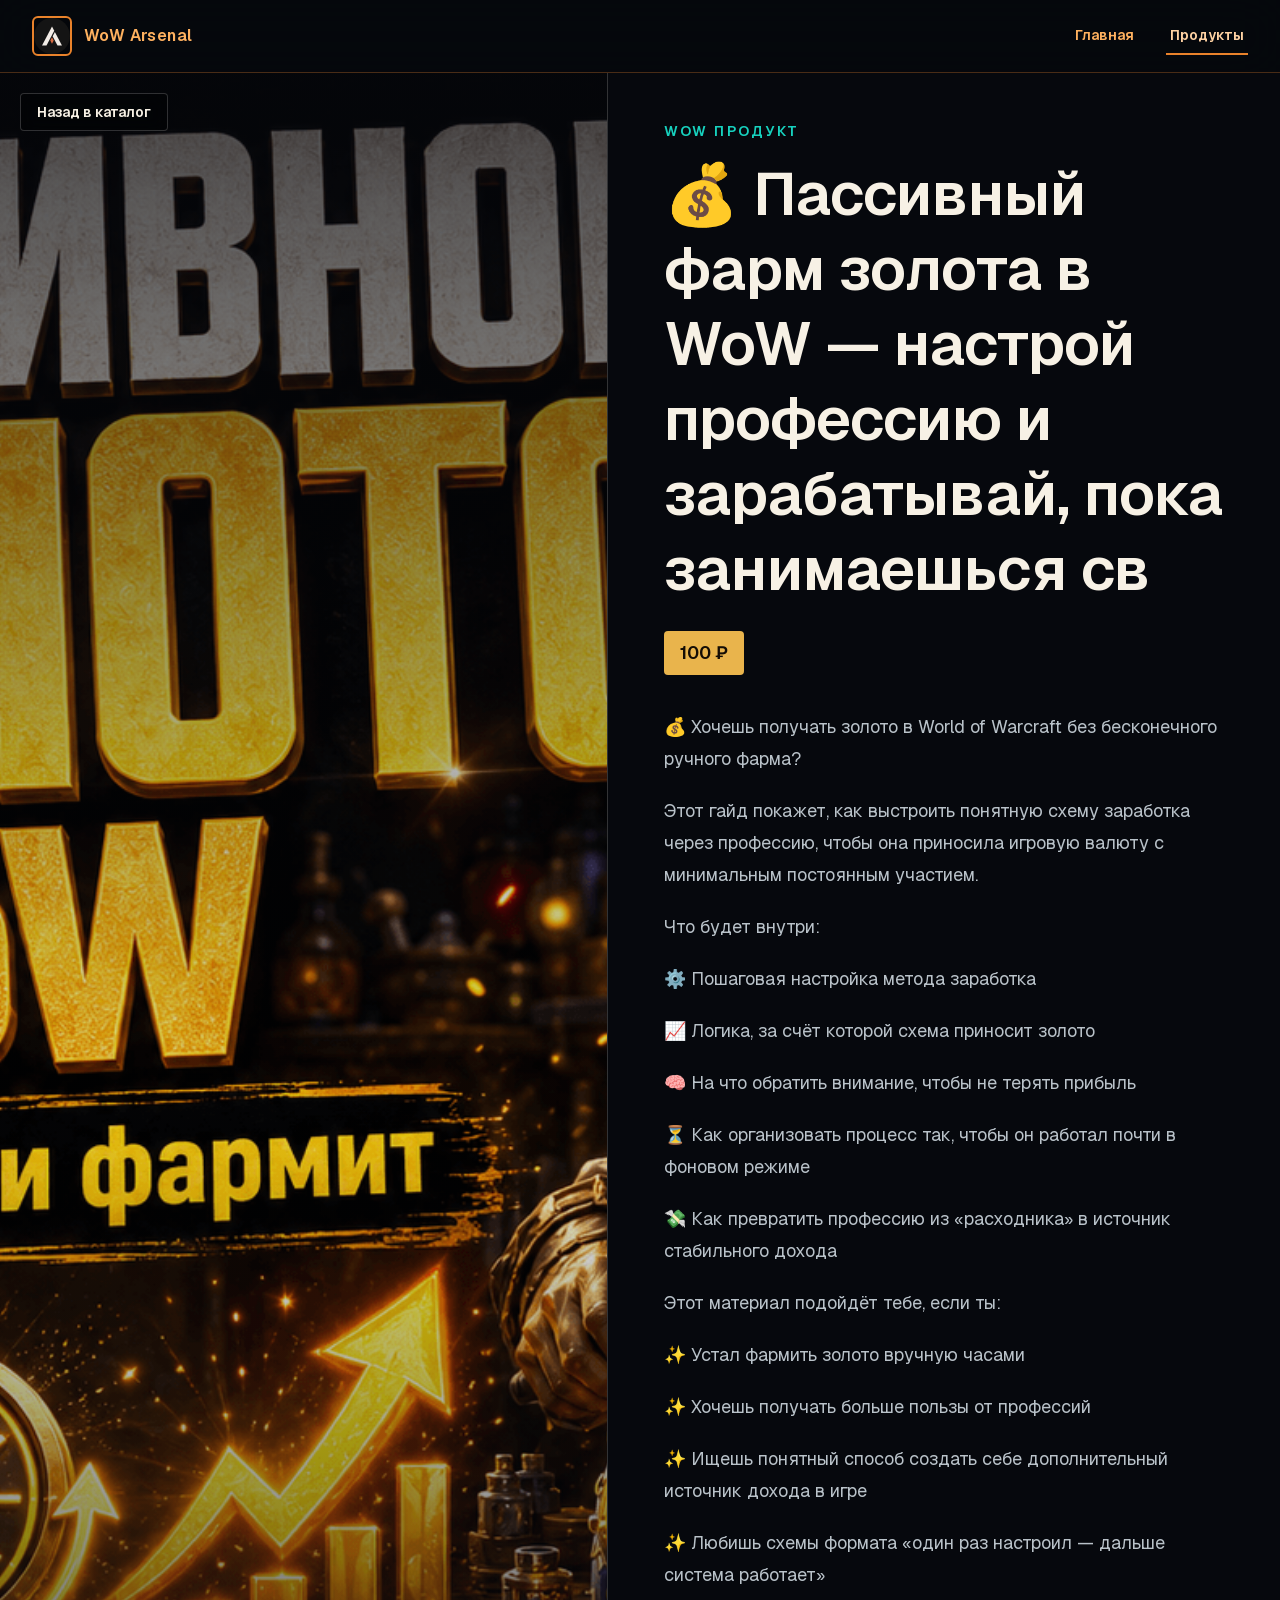
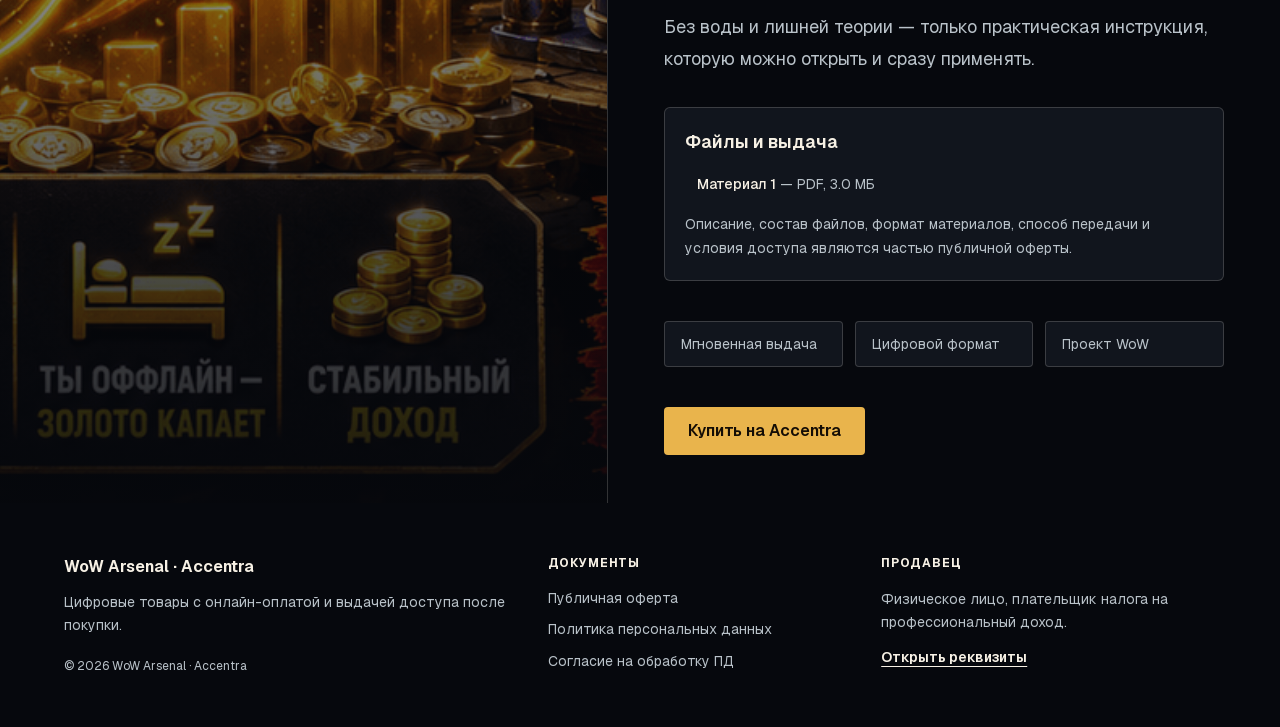
<file: products/ee7bdcdb-d550-4432-8865-7f6fb3a1a3c7/index.html>
<!DOCTYPE html><html lang="ru" class="geist_a71539c9-module__T19VSG__variable geist_mono_8d43a2aa-module__8Li5zG__variable h-full antialiased"><head><meta charSet="utf-8"/><meta name="viewport" content="width=device-width, initial-scale=1"/><link rel="preload" href="/_next/static/media/797e433ab948586e-s.p.09zddjkbdep5a.woff2" as="font" crossorigin="" type="font/woff2"/><link rel="preload" href="/_next/static/media/caa3a2e1cccd8315-s.p.09~u27dqhyhd6.woff2" as="font" crossorigin="" type="font/woff2"/><link rel="preload" as="image" href="/logo.svg"/><link rel="preload" as="image" href="/product-assets/ee7bdcdb-d550-4432-8865-7f6fb3a1a3c7/cover.png"/><link rel="stylesheet" href="/_next/static/chunks/0flh16y1kdh~2.css" data-precedence="next"/><link rel="preload" as="script" fetchPriority="low" href="/_next/static/chunks/0k_-0wjpi~8w1.js"/><script src="/_next/static/chunks/0_p46602p88ss.js" async=""></script><script src="/_next/static/chunks/0irx_78.s631..js" async=""></script><script src="/_next/static/chunks/0nb.jqspx-ja4.js" async=""></script><script src="/_next/static/chunks/turbopack-0a20898857l-..js" async=""></script><script src="/_next/static/chunks/120_mrj66w7d5.js" async=""></script><script src="/_next/static/chunks/0o-0m-u_g1k0-.js" async=""></script><script src="/_next/static/chunks/0hgnnne.9hf9c.js" async=""></script><meta name="next-size-adjust" content=""/><title>💰 Пассивный фарм золота в WoW — настрой профессию и зарабатывай, пока занимаешься св — WoW Arsenal</title><meta name="description" content="💰 Хочешь получать золото в World of Warcraft без бесконечного ручного фарма?

Этот гайд покажет, как выстроить понятную схему заработка через профессию, чтобы она приносила игровую валюту с минимальным постоянным участием.

Что будет внутри:

⚙️ Пошаговая настройка метода заработка
📈 Логика, за счёт которой схема приносит золото
🧠 На что обратить внимание, чтобы не терять прибыль
⏳ Как организовать процесс так, чтобы он работал почти в фоновом режиме
💸 Как превратить профессию из «расходника» в источник стабильного дохода

Этот материал подойдёт тебе, если ты:

✨ Устал фармить золото вручную часами
✨ Хочешь получать больше пользы от профессий
✨ Ищешь понятный способ создать себе дополнительный источник дохода в игре
✨ Любишь схемы формата «один раз настроил — дальше система работает»

Без воды и лишней теории — только практическая инструкция, которую можно открыть и сразу применять."/><meta name="yandex-verification" content="3810a843afc384e1"/><link rel="shortcut icon" href="/favicon.ico" type="image/x-icon"/><link rel="icon" href="/favicon.ico?favicon.0-gzdo0tdrnai.ico" sizes="256x256" type="image/x-icon"/><link rel="icon" href="/favicon.ico" type="image/x-icon" sizes="any"/><link rel="apple-touch-icon" href="/apple-touch-icon.png" type="image/png" sizes="180x180"/><script src="/_next/static/chunks/03~yq9q893hmn.js" noModule=""></script></head><body class="min-h-full flex flex-col"><div hidden=""><!--$--><!--/$--></div><noscript><div><img src="https://mc.yandex.ru/watch/109227984" style="position:absolute;left:-9999px" alt=""/></div></noscript><div class="min-h-dvh bg-background"><header class="sticky top-0 z-50 border-b border-[#e9822b]/30 bg-[#06080d]/88 backdrop-blur-xl"><div class="mx-auto flex h-18 max-w-7xl items-center justify-between gap-4 px-4 sm:px-6 lg:px-8"><a href="/" class="flex items-center gap-3" aria-label="WoW Arsenal"><img alt="" width="40" height="40" decoding="async" data-nimg="1" class="size-10 rounded-md border-2 border-[#e9822b] bg-black/20" style="color:transparent" src="/logo.svg"/><span class="text-base font-semibold tracking-wide text-[#ffb15f]">WoW Arsenal</span></a><nav class="flex items-center gap-5 text-sm font-semibold text-[#ffb15f] sm:gap-7"><a href="/" class="border-b-2 px-1 py-2 transition-colors hover:border-[#ffb15f] hover:text-[#ffd2a3] border-transparent">Главная</a><a href="/products/" class="border-b-2 px-1 py-2 transition-colors hover:border-[#ffb15f] hover:text-[#ffd2a3] border-[#e9822b] text-[#ffd2a3]">Продукты</a></nav></div></header><main><section class="grid min-h-[calc(100dvh-4.5rem)] lg:grid-cols-[0.95fr_1.05fr]"><div class="relative min-h-[48svh] overflow-hidden border-b border-border lg:min-h-[calc(100dvh-4.5rem)] lg:border-b-0 lg:border-r"><img alt="💰 Пассивный фарм золота в WoW — настрой профессию и зарабатывай, пока занимаешься св" decoding="async" data-nimg="fill" class="object-cover" style="position:absolute;height:100%;width:100%;left:0;top:0;right:0;bottom:0;color:transparent" src="/product-assets/ee7bdcdb-d550-4432-8865-7f6fb3a1a3c7/cover.png"/><div class="absolute inset-0 bg-[linear-gradient(0deg,rgba(6,8,13,0.92),rgba(6,8,13,0.10)_48%,rgba(6,8,13,0.72))]"></div><a href="/products/" class="absolute left-5 top-5 rounded border border-white/18 bg-black/30 px-4 py-2 text-sm font-semibold text-foreground backdrop-blur transition hover:bg-black/45">Назад в каталог</a></div><div class="flex items-center px-4 py-12 sm:px-8 lg:px-14"><article class="mx-auto max-w-2xl"><p class="text-sm font-semibold uppercase tracking-[0.18em] text-accent">WoW продукт</p><h1 class="mt-4 text-4xl font-semibold leading-tight tracking-normal sm:text-6xl">💰 Пассивный фарм золота в WoW — настрой профессию и зарабатывай, пока занимаешься св</h1><div class="mt-6 inline-flex rounded bg-primary px-4 py-2 text-lg font-semibold text-primary-foreground">100 ₽</div><div class="mt-9 space-y-5 text-lg leading-8 text-muted-foreground"><p>💰 Хочешь получать золото в World of Warcraft без бесконечного ручного фарма?</p><p>Этот гайд покажет, как выстроить понятную схему заработка через профессию, чтобы она приносила игровую валюту с минимальным постоянным участием.</p><p>Что будет внутри:</p><p>⚙️ Пошаговая настройка метода заработка</p><p>📈 Логика, за счёт которой схема приносит золото</p><p>🧠 На что обратить внимание, чтобы не терять прибыль</p><p>⏳ Как организовать процесс так, чтобы он работал почти в фоновом режиме</p><p>💸 Как превратить профессию из «расходника» в источник стабильного дохода</p><p>Этот материал подойдёт тебе, если ты:</p><p>✨ Устал фармить золото вручную часами</p><p>✨ Хочешь получать больше пользы от профессий</p><p>✨ Ищешь понятный способ создать себе дополнительный источник дохода в игре</p><p>✨ Любишь схемы формата «один раз настроил — дальше система работает»</p><p>Без воды и лишней теории — только практическая инструкция, которую можно открыть и сразу применять.</p></div><section class="mt-8 rounded-md border border-border bg-card p-5 text-card-foreground"><h2 class="text-lg font-semibold tracking-normal">Файлы и выдача</h2><ul class="mt-4 space-y-3"><li class="flex gap-3 text-sm leading-6 text-muted-foreground"><span class="mt-2 h-1.5 w-1.5 shrink-0 rounded-full bg-primary" aria-hidden="true"></span><span><span class="font-medium text-foreground">Материал <!-- -->1</span><span class="text-muted-foreground"> <!-- -->— <!-- -->PDF<!-- -->, 3.0 МБ</span></span></li></ul><p class="mt-4 text-sm leading-6 text-muted-foreground">Описание, состав файлов, формат материалов, способ передачи и условия доступа являются частью публичной оферты.</p></section><div class="mt-10 grid gap-3 sm:grid-cols-3"><div class="rounded border border-border bg-card px-4 py-3 text-sm text-muted-foreground">Мгновенная выдача</div><div class="rounded border border-border bg-card px-4 py-3 text-sm text-muted-foreground">Цифровой формат</div><div class="rounded border border-border bg-card px-4 py-3 text-sm text-muted-foreground">Проект WoW</div></div><a href="https://accentra.ru/products/ee7bdcdb-d550-4432-8865-7f6fb3a1a3c7/" target="_blank" rel="noreferrer" class="mt-10 inline-flex h-12 items-center justify-center rounded bg-primary px-6 text-base font-semibold text-primary-foreground transition hover:bg-[#ffd074]">Купить на Accentra</a></article></div></section></main></div><!--$--><!--/$--><footer class="legal-footer border-t border-border bg-background text-sm text-muted-foreground bg-[#070a10]"><style>
        .legal-footer {
          padding: 2.75rem 1rem;
        }

        .legal-footer__inner {
          display: grid;
          gap: 2rem;
          max-width: 72rem;
          margin: 0 auto;
        }

        .legal-footer__title {
          color: var(--foreground);
          font-size: 1rem;
          font-weight: 650;
          line-height: 1.5;
        }

        .legal-footer__text {
          max-width: 28rem;
          margin-top: 0.75rem;
          line-height: 1.65;
        }

        .legal-footer__meta {
          margin-top: 1.25rem;
          font-size: 0.75rem;
          line-height: 1.5;
        }

        .legal-footer__label {
          color: var(--foreground);
          font-size: 0.75rem;
          font-weight: 700;
          letter-spacing: 0.08em;
          line-height: 1.4;
          text-transform: uppercase;
        }

        .legal-footer__links {
          display: flex;
          flex-direction: column;
          align-items: flex-start;
          gap: 0.7rem;
          margin-top: 1rem;
        }

        .legal-footer__link {
          color: inherit;
          line-height: 1.45;
          text-decoration: none;
          transition: color 160ms ease;
        }

        .legal-footer__link:hover {
          color: var(--foreground);
        }

        .legal-footer__seller {
          margin-top: 1rem;
          line-height: 1.65;
        }

        .legal-footer__requisites {
          display: inline-flex;
          margin-top: 0.8rem;
          color: var(--foreground);
          font-weight: 600;
          text-decoration: underline;
          text-underline-offset: 4px;
          transition: color 160ms ease;
        }

        .legal-footer__requisites:hover {
          color: var(--muted-foreground);
        }

        @media (min-width: 768px) {
          .legal-footer {
            padding: 3.25rem 1.5rem;
          }

          .legal-footer__inner {
            grid-template-columns: minmax(0, 1.35fr) minmax(0, 0.9fr) minmax(0, 1fr);
            align-items: start;
          }
        }
      </style><div class="legal-footer__inner"><div><p class="legal-footer__title">WoW Arsenal · Accentra</p><p class="legal-footer__text">Цифровые товары с онлайн-оплатой и выдачей доступа после покупки.</p><p class="legal-footer__meta">© <!-- -->2026<!-- --> <!-- -->WoW Arsenal · Accentra</p></div><nav aria-label="Юридические документы"><p class="legal-footer__label">Документы</p><div class="legal-footer__links"><a href="https://accentra.ru/legal/offer/" target="_blank" rel="noreferrer" class="legal-footer__link">Публичная оферта</a><a href="https://accentra.ru/legal/privacy/" target="_blank" rel="noreferrer" class="legal-footer__link">Политика персональных данных</a><a href="https://accentra.ru/legal/personal-data-consent/" target="_blank" rel="noreferrer" class="legal-footer__link">Согласие на обработку ПД</a></div></nav><div><p class="legal-footer__label">Продавец</p><p class="legal-footer__seller">Физическое лицо, плательщик налога на профессиональный доход.</p><a href="https://accentra.ru/contacts/" target="_blank" rel="noreferrer" class="legal-footer__requisites">Открыть реквизиты</a></div></div></footer><script src="/_next/static/chunks/0k_-0wjpi~8w1.js" id="_R_" async=""></script><script>(self.__next_f=self.__next_f||[]).push([0])</script><script>self.__next_f.push([1,"1:\"$Sreact.fragment\"\n2:I[10536,[\"/_next/static/chunks/120_mrj66w7d5.js\",\"/_next/static/chunks/0o-0m-u_g1k0-.js\"],\"YandexMetrika\"]\n3:I[60379,[\"/_next/static/chunks/120_mrj66w7d5.js\",\"/_next/static/chunks/0o-0m-u_g1k0-.js\"],\"default\"]\n4:I[44345,[\"/_next/static/chunks/120_mrj66w7d5.js\",\"/_next/static/chunks/0o-0m-u_g1k0-.js\"],\"default\"]\nc:I[3222,[\"/_next/static/chunks/120_mrj66w7d5.js\",\"/_next/static/chunks/0o-0m-u_g1k0-.js\"],\"default\",1]\n:HL[\"/_next/static/chunks/0flh16y1kdh~2.css\",\"style\"]\n:HL[\"/_next/static/media/797e433ab948586e-s.p.09zddjkbdep5a.woff2\",\"font\",{\"crossOrigin\":\"\",\"type\":\"font/woff2\"}]\n:HL[\"/_next/static/media/caa3a2e1cccd8315-s.p.09~u27dqhyhd6.woff2\",\"font\",{\"crossOrigin\":\"\",\"type\":\"font/woff2\"}]\n5:T820,"])</script><script>self.__next_f.push([1,"\n        .legal-footer {\n          padding: 2.75rem 1rem;\n        }\n\n        .legal-footer__inner {\n          display: grid;\n          gap: 2rem;\n          max-width: 72rem;\n          margin: 0 auto;\n        }\n\n        .legal-footer__title {\n          color: var(--foreground);\n          font-size: 1rem;\n          font-weight: 650;\n          line-height: 1.5;\n        }\n\n        .legal-footer__text {\n          max-width: 28rem;\n          margin-top: 0.75rem;\n          line-height: 1.65;\n        }\n\n        .legal-footer__meta {\n          margin-top: 1.25rem;\n          font-size: 0.75rem;\n          line-height: 1.5;\n        }\n\n        .legal-footer__label {\n          color: var(--foreground);\n          font-size: 0.75rem;\n          font-weight: 700;\n          letter-spacing: 0.08em;\n          line-height: 1.4;\n          text-transform: uppercase;\n        }\n\n        .legal-footer__links {\n          display: flex;\n          flex-direction: column;\n          align-items: flex-start;\n          gap: 0.7rem;\n          margin-top: 1rem;\n        }\n\n        .legal-footer__link {\n          color: inherit;\n          line-height: 1.45;\n          text-decoration: none;\n          transition: color 160ms ease;\n        }\n\n        .legal-footer__link:hover {\n          color: var(--foreground);\n        }\n\n        .legal-footer__seller {\n          margin-top: 1rem;\n          line-height: 1.65;\n        }\n\n        .legal-footer__requisites {\n          display: inline-flex;\n          margin-top: 0.8rem;\n          color: var(--foreground);\n          font-weight: 600;\n          text-decoration: underline;\n          text-underline-offset: 4px;\n          transition: color 160ms ease;\n        }\n\n        .legal-footer__requisites:hover {\n          color: var(--muted-foreground);\n        }\n\n        @media (min-width: 768px) {\n          .legal-footer {\n            padding: 3.25rem 1.5rem;\n          }\n\n          .legal-footer__inner {\n            grid-template-columns: minmax(0, 1.35fr) minmax(0, 0.9fr) minmax(0, 1fr);\n            align-items: start;\n          }\n        }\n      "])</script><script>self.__next_f.push([1,"0:{\"P\":null,\"c\":[\"\",\"products\",\"ee7bdcdb-d550-4432-8865-7f6fb3a1a3c7\",\"\"],\"q\":\"\",\"i\":false,\"f\":[[[\"\",{\"children\":[\"products\",{\"children\":[[\"productId\",\"ee7bdcdb-d550-4432-8865-7f6fb3a1a3c7\",\"d\",null],{\"children\":[\"__PAGE__\",{}]}]}]},\"$undefined\",\"$undefined\",16],[[\"$\",\"$1\",\"c\",{\"children\":[[[\"$\",\"link\",\"0\",{\"rel\":\"stylesheet\",\"href\":\"/_next/static/chunks/0flh16y1kdh~2.css\",\"precedence\":\"next\",\"crossOrigin\":\"$undefined\",\"nonce\":\"$undefined\"}],[\"$\",\"script\",\"script-0\",{\"src\":\"/_next/static/chunks/120_mrj66w7d5.js\",\"async\":true,\"nonce\":\"$undefined\"}],[\"$\",\"script\",\"script-1\",{\"src\":\"/_next/static/chunks/0o-0m-u_g1k0-.js\",\"async\":true,\"nonce\":\"$undefined\"}]],[\"$\",\"html\",null,{\"lang\":\"ru\",\"className\":\"geist_a71539c9-module__T19VSG__variable geist_mono_8d43a2aa-module__8Li5zG__variable h-full antialiased\",\"children\":[\"$\",\"body\",null,{\"className\":\"min-h-full flex flex-col\",\"children\":[[\"$\",\"$L2\",null,{}],[\"$\",\"$L3\",null,{\"parallelRouterKey\":\"children\",\"error\":\"$undefined\",\"errorStyles\":\"$undefined\",\"errorScripts\":\"$undefined\",\"template\":[\"$\",\"$L4\",null,{}],\"templateStyles\":\"$undefined\",\"templateScripts\":\"$undefined\",\"notFound\":[[[\"$\",\"title\",null,{\"children\":\"404: This page could not be found.\"}],[\"$\",\"div\",null,{\"style\":{\"fontFamily\":\"system-ui,\\\"Segoe UI\\\",Roboto,Helvetica,Arial,sans-serif,\\\"Apple Color Emoji\\\",\\\"Segoe UI Emoji\\\"\",\"height\":\"100vh\",\"textAlign\":\"center\",\"display\":\"flex\",\"flexDirection\":\"column\",\"alignItems\":\"center\",\"justifyContent\":\"center\"},\"children\":[\"$\",\"div\",null,{\"children\":[[\"$\",\"style\",null,{\"dangerouslySetInnerHTML\":{\"__html\":\"body{color:#000;background:#fff;margin:0}.next-error-h1{border-right:1px solid rgba(0,0,0,.3)}@media (prefers-color-scheme:dark){body{color:#fff;background:#000}.next-error-h1{border-right:1px solid rgba(255,255,255,.3)}}\"}}],[\"$\",\"h1\",null,{\"className\":\"next-error-h1\",\"style\":{\"display\":\"inline-block\",\"margin\":\"0 20px 0 0\",\"padding\":\"0 23px 0 0\",\"fontSize\":24,\"fontWeight\":500,\"verticalAlign\":\"top\",\"lineHeight\":\"49px\"},\"children\":404}],[\"$\",\"div\",null,{\"style\":{\"display\":\"inline-block\"},\"children\":[\"$\",\"h2\",null,{\"style\":{\"fontSize\":14,\"fontWeight\":400,\"lineHeight\":\"49px\",\"margin\":0},\"children\":\"This page could not be found.\"}]}]]}]}]],[]],\"forbidden\":\"$undefined\",\"unauthorized\":\"$undefined\"}],[\"$\",\"footer\",null,{\"className\":\"legal-footer border-t border-border bg-background text-sm text-muted-foreground bg-[#070a10]\",\"children\":[[\"$\",\"style\",null,{\"children\":\"$5\"}],\"$L6\"]}]]}]}]]}],{\"children\":[\"$L7\",{\"children\":[\"$L8\",{\"children\":[\"$L9\",{},null,false,null]},null,false,\"$@a\"]},null,false,\"$@a\"]},null,false,null],\"$Lb\",false]],\"m\":\"$undefined\",\"G\":[\"$c\",[\"$Ld\"]],\"S\":true,\"h\":null,\"s\":\"$undefined\",\"l\":\"$undefined\",\"p\":\"$undefined\",\"d\":\"$undefined\",\"b\":\"og0eHUwX5w_Gvnw2gbxF7\"}\n"])</script><script>self.__next_f.push([1,"f:I[96237,[\"/_next/static/chunks/120_mrj66w7d5.js\",\"/_next/static/chunks/0o-0m-u_g1k0-.js\"],\"OutletBoundary\"]\n10:\"$Sreact.suspense\"\n13:I[96237,[\"/_next/static/chunks/120_mrj66w7d5.js\",\"/_next/static/chunks/0o-0m-u_g1k0-.js\"],\"ViewportBoundary\"]\n15:I[96237,[\"/_next/static/chunks/120_mrj66w7d5.js\",\"/_next/static/chunks/0o-0m-u_g1k0-.js\"],\"MetadataBoundary\"]\n"])</script><script>self.__next_f.push([1,"6:[\"$\",\"div\",null,{\"className\":\"legal-footer__inner\",\"children\":[[\"$\",\"div\",null,{\"children\":[[\"$\",\"p\",null,{\"className\":\"legal-footer__title\",\"children\":\"WoW Arsenal · Accentra\"}],[\"$\",\"p\",null,{\"className\":\"legal-footer__text\",\"children\":\"Цифровые товары с онлайн-оплатой и выдачей доступа после покупки.\"}],[\"$\",\"p\",null,{\"className\":\"legal-footer__meta\",\"children\":[\"© \",2026,\" \",\"WoW Arsenal · Accentra\"]}]]}],[\"$\",\"nav\",null,{\"aria-label\":\"Юридические документы\",\"children\":[[\"$\",\"p\",null,{\"className\":\"legal-footer__label\",\"children\":\"Документы\"}],[\"$\",\"div\",null,{\"className\":\"legal-footer__links\",\"children\":[[\"$\",\"a\",\"/legal/offer/\",{\"href\":\"https://accentra.ru/legal/offer/\",\"target\":\"_blank\",\"rel\":\"noreferrer\",\"className\":\"legal-footer__link\",\"children\":\"Публичная оферта\"}],[\"$\",\"a\",\"/legal/privacy/\",{\"href\":\"https://accentra.ru/legal/privacy/\",\"target\":\"_blank\",\"rel\":\"noreferrer\",\"className\":\"legal-footer__link\",\"children\":\"Политика персональных данных\"}],[\"$\",\"a\",\"/legal/personal-data-consent/\",{\"href\":\"https://accentra.ru/legal/personal-data-consent/\",\"target\":\"_blank\",\"rel\":\"noreferrer\",\"className\":\"legal-footer__link\",\"children\":\"Согласие на обработку ПД\"}]]}]]}],[\"$\",\"div\",null,{\"children\":[[\"$\",\"p\",null,{\"className\":\"legal-footer__label\",\"children\":\"Продавец\"}],[\"$\",\"p\",null,{\"className\":\"legal-footer__seller\",\"children\":\"Физическое лицо, плательщик налога на профессиональный доход.\"}],[\"$\",\"a\",null,{\"href\":\"https://accentra.ru/contacts/\",\"target\":\"_blank\",\"rel\":\"noreferrer\",\"className\":\"legal-footer__requisites\",\"children\":\"Открыть реквизиты\"}]]}]]}]\n"])</script><script>self.__next_f.push([1,"7:[\"$\",\"$1\",\"c\",{\"children\":[null,[\"$\",\"$L3\",null,{\"parallelRouterKey\":\"children\",\"error\":\"$undefined\",\"errorStyles\":\"$undefined\",\"errorScripts\":\"$undefined\",\"template\":[\"$\",\"$L4\",null,{}],\"templateStyles\":\"$undefined\",\"templateScripts\":\"$undefined\",\"notFound\":\"$undefined\",\"forbidden\":\"$undefined\",\"unauthorized\":\"$undefined\"}]]}]\n8:[\"$\",\"$1\",\"c\",{\"children\":[null,[\"$\",\"$L3\",null,{\"parallelRouterKey\":\"children\",\"error\":\"$undefined\",\"errorStyles\":\"$undefined\",\"errorScripts\":\"$undefined\",\"template\":[\"$\",\"$L4\",null,{}],\"templateStyles\":\"$undefined\",\"templateScripts\":\"$undefined\",\"notFound\":\"$undefined\",\"forbidden\":\"$undefined\",\"unauthorized\":\"$undefined\"}]]}]\n9:[\"$\",\"$1\",\"c\",{\"children\":[\"$Le\",[[\"$\",\"script\",\"script-0\",{\"src\":\"/_next/static/chunks/0hgnnne.9hf9c.js\",\"async\":true,\"nonce\":\"$undefined\"}]],[\"$\",\"$Lf\",null,{\"children\":[\"$\",\"$10\",null,{\"name\":\"Next.MetadataOutlet\",\"children\":\"$@11\"}]}]]}]\n12:[]\na:\"$W12\"\nb:[\"$\",\"$1\",\"h\",{\"children\":[null,[\"$\",\"$L13\",null,{\"children\":\"$L14\"}],[\"$\",\"div\",null,{\"hidden\":true,\"children\":[\"$\",\"$L15\",null,{\"children\":[\"$\",\"$10\",null,{\"name\":\"Next.Metadata\",\"children\":\"$L16\"}]}]}],[\"$\",\"meta\",null,{\"name\":\"next-size-adjust\",\"content\":\"\"}]]}]\nd:[\"$\",\"link\",\"0\",{\"rel\":\"stylesheet\",\"href\":\"/_next/static/chunks/0flh16y1kdh~2.css\",\"precedence\":\"next\",\"crossOrigin\":\"$undefined\",\"nonce\":\"$undefined\"}]\n"])</script><script>self.__next_f.push([1,"14:[[\"$\",\"meta\",\"0\",{\"charSet\":\"utf-8\"}],[\"$\",\"meta\",\"1\",{\"name\":\"viewport\",\"content\":\"width=device-width, initial-scale=1\"}]]\n"])</script><script>self.__next_f.push([1,"17:I[38883,[\"/_next/static/chunks/120_mrj66w7d5.js\",\"/_next/static/chunks/0o-0m-u_g1k0-.js\",\"/_next/static/chunks/0hgnnne.9hf9c.js\"],\"SiteHeader\"]\n18:I[58891,[\"/_next/static/chunks/120_mrj66w7d5.js\",\"/_next/static/chunks/0o-0m-u_g1k0-.js\",\"/_next/static/chunks/0hgnnne.9hf9c.js\"],\"Image\"]\n1c:I[15637,[\"/_next/static/chunks/120_mrj66w7d5.js\",\"/_next/static/chunks/0o-0m-u_g1k0-.js\"],\"IconMark\"]\n"])</script><script>self.__next_f.push([1,"e:[\"$\",\"div\",null,{\"className\":\"min-h-dvh bg-background\",\"children\":[[\"$\",\"$L17\",null,{}],[\"$\",\"main\",null,{\"children\":[\"$\",\"section\",null,{\"className\":\"grid min-h-[calc(100dvh-4.5rem)] lg:grid-cols-[0.95fr_1.05fr]\",\"children\":[[\"$\",\"div\",null,{\"className\":\"relative min-h-[48svh] overflow-hidden border-b border-border lg:min-h-[calc(100dvh-4.5rem)] lg:border-b-0 lg:border-r\",\"children\":[[\"$\",\"$L18\",null,{\"src\":\"/product-assets/ee7bdcdb-d550-4432-8865-7f6fb3a1a3c7/cover.png\",\"alt\":\"💰 Пассивный фарм золота в WoW — настрой профессию и зарабатывай, пока занимаешься св\",\"fill\":true,\"priority\":true,\"className\":\"object-cover\",\"sizes\":\"100vw\"}],[\"$\",\"div\",null,{\"className\":\"absolute inset-0 bg-[linear-gradient(0deg,rgba(6,8,13,0.92),rgba(6,8,13,0.10)_48%,rgba(6,8,13,0.72))]\"}],[\"$\",\"a\",null,{\"href\":\"/products/\",\"className\":\"absolute left-5 top-5 rounded border border-white/18 bg-black/30 px-4 py-2 text-sm font-semibold text-foreground backdrop-blur transition hover:bg-black/45\",\"children\":\"Назад в каталог\"}]]}],[\"$\",\"div\",null,{\"className\":\"flex items-center px-4 py-12 sm:px-8 lg:px-14\",\"children\":[\"$\",\"article\",null,{\"className\":\"mx-auto max-w-2xl\",\"children\":[[\"$\",\"p\",null,{\"className\":\"text-sm font-semibold uppercase tracking-[0.18em] text-accent\",\"children\":\"WoW продукт\"}],[\"$\",\"h1\",null,{\"className\":\"mt-4 text-4xl font-semibold leading-tight tracking-normal sm:text-6xl\",\"children\":\"💰 Пассивный фарм золота в WoW — настрой профессию и зарабатывай, пока занимаешься св\"}],[\"$\",\"div\",null,{\"className\":\"mt-6 inline-flex rounded bg-primary px-4 py-2 text-lg font-semibold text-primary-foreground\",\"children\":\"100 ₽\"}],[\"$\",\"div\",null,{\"className\":\"mt-9 space-y-5 text-lg leading-8 text-muted-foreground\",\"children\":[[\"$\",\"p\",\"💰 Хочешь получать золото в World of Warcraft без бесконечного ручного фарма?\",{\"children\":\"💰 Хочешь получать золото в World of Warcraft без бесконечного ручного фарма?\"}],[\"$\",\"p\",\"Этот гайд покажет, как выстроить понятную схему заработка через профессию, чтобы она приносила игровую валюту с минимальным постоянным участием.\",{\"children\":\"Этот гайд покажет, как выстроить понятную схему заработка через профессию, чтобы она приносила игровую валюту с минимальным постоянным участием.\"}],[\"$\",\"p\",\"Что будет внутри:\",{\"children\":\"Что будет внутри:\"}],[\"$\",\"p\",\"⚙️ Пошаговая настройка метода заработка\",{\"children\":\"⚙️ Пошаговая настройка метода заработка\"}],[\"$\",\"p\",\"📈 Логика, за счёт которой схема приносит золото\",{\"children\":\"📈 Логика, за счёт которой схема приносит золото\"}],[\"$\",\"p\",\"🧠 На что обратить внимание, чтобы не терять прибыль\",{\"children\":\"🧠 На что обратить внимание, чтобы не терять прибыль\"}],[\"$\",\"p\",\"⏳ Как организовать процесс так, чтобы он работал почти в фоновом режиме\",{\"children\":\"⏳ Как организовать процесс так, чтобы он работал почти в фоновом режиме\"}],[\"$\",\"p\",\"💸 Как превратить профессию из «расходника» в источник стабильного дохода\",{\"children\":\"💸 Как превратить профессию из «расходника» в источник стабильного дохода\"}],[\"$\",\"p\",\"Этот материал подойдёт тебе, если ты:\",{\"children\":\"Этот материал подойдёт тебе, если ты:\"}],[\"$\",\"p\",\"✨ Устал фармить золото вручную часами\",{\"children\":\"✨ Устал фармить золото вручную часами\"}],[\"$\",\"p\",\"✨ Хочешь получать больше пользы от профессий\",{\"children\":\"✨ Хочешь получать больше пользы от профессий\"}],[\"$\",\"p\",\"✨ Ищешь понятный способ создать себе дополнительный источник дохода в игре\",{\"children\":\"✨ Ищешь понятный способ создать себе дополнительный источник дохода в игре\"}],[\"$\",\"p\",\"✨ Любишь схемы формата «один раз настроил — дальше система работает»\",{\"children\":\"✨ Любишь схемы формата «один раз настроил — дальше система работает»\"}],[\"$\",\"p\",\"Без воды и лишней теории — только практическая инструкция, которую можно открыть и сразу применять.\",{\"children\":\"Без воды и лишней теории — только практическая инструкция, которую можно открыть и сразу применять.\"}]]}],\"$L19\",\"$L1a\",\"$L1b\"]}]}]]}]}]]}]\n"])</script><script>self.__next_f.push([1,"11:null\n"])</script><script>self.__next_f.push([1,"16:[[\"$\",\"title\",\"0\",{\"children\":\"💰 Пассивный фарм золота в WoW — настрой профессию и зарабатывай, пока занимаешься св — WoW Arsenal\"}],[\"$\",\"meta\",\"1\",{\"name\":\"description\",\"content\":\"💰 Хочешь получать золото в World of Warcraft без бесконечного ручного фарма?\\n\\nЭтот гайд покажет, как выстроить понятную схему заработка через профессию, чтобы она приносила игровую валюту с минимальным постоянным участием.\\n\\nЧто будет внутри:\\n\\n⚙️ Пошаговая настройка метода заработка\\n📈 Логика, за счёт которой схема приносит золото\\n🧠 На что обратить внимание, чтобы не терять прибыль\\n⏳ Как организовать процесс так, чтобы он работал почти в фоновом режиме\\n💸 Как превратить профессию из «расходника» в источник стабильного дохода\\n\\nЭтот материал подойдёт тебе, если ты:\\n\\n✨ Устал фармить золото вручную часами\\n✨ Хочешь получать больше пользы от профессий\\n✨ Ищешь понятный способ создать себе дополнительный источник дохода в игре\\n✨ Любишь схемы формата «один раз настроил — дальше система работает»\\n\\nБез воды и лишней теории — только практическая инструкция, которую можно открыть и сразу применять.\"}],[\"$\",\"meta\",\"2\",{\"name\":\"yandex-verification\",\"content\":\"3810a843afc384e1\"}],[\"$\",\"link\",\"3\",{\"rel\":\"shortcut icon\",\"href\":\"/favicon.ico\",\"type\":\"image/x-icon\"}],[\"$\",\"link\",\"4\",{\"rel\":\"icon\",\"href\":\"/favicon.ico?favicon.0-gzdo0tdrnai.ico\",\"sizes\":\"256x256\",\"type\":\"image/x-icon\"}],[\"$\",\"link\",\"5\",{\"rel\":\"icon\",\"href\":\"/favicon.ico\",\"type\":\"image/x-icon\",\"sizes\":\"any\"}],[\"$\",\"link\",\"6\",{\"rel\":\"apple-touch-icon\",\"href\":\"/apple-touch-icon.png\",\"type\":\"image/png\",\"sizes\":\"180x180\"}],[\"$\",\"$L1c\",\"7\",{}]]\n"])</script><script>self.__next_f.push([1,"19:[\"$\",\"section\",null,{\"className\":\"mt-8 rounded-md border border-border bg-card p-5 text-card-foreground\",\"children\":[[\"$\",\"h2\",null,{\"className\":\"text-lg font-semibold tracking-normal\",\"children\":\"Файлы и выдача\"}],[\"$\",\"ul\",null,{\"className\":\"mt-4 space-y-3\",\"children\":[[\"$\",\"li\",\"0-application/pdf-3111895\",{\"className\":\"flex gap-3 text-sm leading-6 text-muted-foreground\",\"children\":[[\"$\",\"span\",null,{\"className\":\"mt-2 h-1.5 w-1.5 shrink-0 rounded-full bg-primary\",\"aria-hidden\":\"true\"}],[\"$\",\"span\",null,{\"children\":[[\"$\",\"span\",null,{\"className\":\"font-medium text-foreground\",\"children\":[\"Материал \",1]}],[\"$\",\"span\",null,{\"className\":\"text-muted-foreground\",\"children\":[\" \",\"— \",\"PDF\",\", 3.0 МБ\"]}]]}]]}]]}],[\"$\",\"p\",null,{\"className\":\"mt-4 text-sm leading-6 text-muted-foreground\",\"children\":\"Описание, состав файлов, формат материалов, способ передачи и условия доступа являются частью публичной оферты.\"}]]}]\n1a:[\"$\",\"div\",null,{\"className\":\"mt-10 grid gap-3 sm:grid-cols-3\",\"children\":[[\"$\",\"div\",\"Мгновенная выдача\",{\"className\":\"rounded border border-border bg-card px-4 py-3 text-sm text-muted-foreground\",\"children\":\"Мгновенная выдача\"}],[\"$\",\"div\",\"Цифровой формат\",{\"className\":\"rounded border border-border bg-card px-4 py-3 text-sm text-muted-foreground\",\"children\":\"Цифровой формат\"}],[\"$\",\"div\",\"Проект WoW\",{\"className\":\"rounded border border-border bg-card px-4 py-3 text-sm text-muted-foreground\",\"children\":\"Проект WoW\"}]]}]\n1b:[\"$\",\"a\",null,{\"href\":\"https://accentra.ru/products/ee7bdcdb-d550-4432-8865-7f6fb3a1a3c7/\",\"target\":\"_blank\",\"rel\":\"noreferrer\",\"className\":\"mt-10 inline-flex h-12 items-center justify-center rounded bg-primary px-6 text-base font-semibold text-primary-foreground transition hover:bg-[#ffd074]\",\"children\":\"Купить на Accentra\"}]\n"])</script></body></html>
</file>
<file: _next/static/chunks/0flh16y1kdh~2.css>
@font-face{font-family:Geist;font-style:normal;font-weight:100 900;font-display:swap;src:url(../media/fef07dbb0973bf53-s.12tyk43_3sh9u.woff2)format("woff2");unicode-range:U+460-52F,U+1C80-1C8A,U+20B4,U+2DE0-2DFF,U+A640-A69F,U+FE2E-FE2F}@font-face{font-family:Geist;font-style:normal;font-weight:100 900;font-display:swap;src:url(../media/8a480f0b521d4e75-s.0jzbimsg8vl84.woff2)format("woff2");unicode-range:U+301,U+400-45F,U+490-491,U+4B0-4B1,U+2116}@font-face{font-family:Geist;font-style:normal;font-weight:100 900;font-display:swap;src:url(../media/53b9e256198e5412-s.0-wfv7uh4i7h9.woff2)format("woff2");unicode-range:U+102-103,U+110-111,U+128-129,U+168-169,U+1A0-1A1,U+1AF-1B0,U+300-301,U+303-304,U+308-309,U+323,U+329,U+1EA0-1EF9,U+20AB}@font-face{font-family:Geist;font-style:normal;font-weight:100 900;font-display:swap;src:url(../media/7178b3e590c64307-s.0nx0ww8fni_q3.woff2)format("woff2");unicode-range:U+100-2BA,U+2BD-2C5,U+2C7-2CC,U+2CE-2D7,U+2DD-2FF,U+304,U+308,U+329,U+1D00-1DBF,U+1E00-1E9F,U+1EF2-1EFF,U+2020,U+20A0-20AB,U+20AD-20C0,U+2113,U+2C60-2C7F,U+A720-A7FF}@font-face{font-family:Geist;font-style:normal;font-weight:100 900;font-display:swap;src:url(../media/caa3a2e1cccd8315-s.p.09~u27dqhyhd6.woff2)format("woff2");unicode-range:U+??,U+131,U+152-153,U+2BB-2BC,U+2C6,U+2DA,U+2DC,U+304,U+308,U+329,U+2000-206F,U+20AC,U+2122,U+2191,U+2193,U+2212,U+2215,U+FEFF,U+FFFD}@font-face{font-family:Geist Fallback;src:local(Arial);ascent-override:95.94%;descent-override:28.16%;line-gap-override:0.0%;size-adjust:104.76%}.geist_a71539c9-module__T19VSG__className{font-family:Geist,Geist Fallback;font-style:normal}.geist_a71539c9-module__T19VSG__variable{--font-geist-sans:"Geist", "Geist Fallback"}
@font-face{font-family:Geist Mono;font-style:normal;font-weight:100 900;font-display:swap;src:url(../media/5ce348bf30bf5439-s.0ee55_hj9qcer.woff2)format("woff2");unicode-range:U+460-52F,U+1C80-1C8A,U+20B4,U+2DE0-2DFF,U+A640-A69F,U+FE2E-FE2F}@font-face{font-family:Geist Mono;font-style:normal;font-weight:100 900;font-display:swap;src:url(../media/4fa387ec64143e14-s.0.qu-9752pffj.woff2)format("woff2");unicode-range:U+301,U+400-45F,U+490-491,U+4B0-4B1,U+2116}@font-face{font-family:Geist Mono;font-style:normal;font-weight:100 900;font-display:swap;src:url(../media/6306c77e7c8268e4-s.0mao5jbfbduzp.woff2)format("woff2");unicode-range:U+2000-2001,U+2004-2008,U+200A,U+23B8-23BD,U+2500-259F}@font-face{font-family:Geist Mono;font-style:normal;font-weight:100 900;font-display:swap;src:url(../media/7d817b4c03b0c5f1-s.0uzt.a6d44yda.woff2)format("woff2");unicode-range:U+102-103,U+110-111,U+128-129,U+168-169,U+1A0-1A1,U+1AF-1B0,U+300-301,U+303-304,U+308-309,U+323,U+329,U+1EA0-1EF9,U+20AB}@font-face{font-family:Geist Mono;font-style:normal;font-weight:100 900;font-display:swap;src:url(../media/bbc41e54d2fcbd21-s.0mvwgmnhv29no.woff2)format("woff2");unicode-range:U+100-2BA,U+2BD-2C5,U+2C7-2CC,U+2CE-2D7,U+2DD-2FF,U+304,U+308,U+329,U+1D00-1DBF,U+1E00-1E9F,U+1EF2-1EFF,U+2020,U+20A0-20AB,U+20AD-20C0,U+2113,U+2C60-2C7F,U+A720-A7FF}@font-face{font-family:Geist Mono;font-style:normal;font-weight:100 900;font-display:swap;src:url(../media/797e433ab948586e-s.p.09zddjkbdep5a.woff2)format("woff2");unicode-range:U+??,U+131,U+152-153,U+2BB-2BC,U+2C6,U+2DA,U+2DC,U+304,U+308,U+329,U+2000-206F,U+20AC,U+2122,U+2191,U+2193,U+2212,U+2215,U+FEFF,U+FFFD}@font-face{font-family:Geist Mono Fallback;src:local(Arial);ascent-override:74.67%;descent-override:21.92%;line-gap-override:0.0%;size-adjust:134.59%}.geist_mono_8d43a2aa-module__8Li5zG__className{font-family:Geist Mono,Geist Mono Fallback;font-style:normal}.geist_mono_8d43a2aa-module__8Li5zG__variable{--font-geist-mono:"Geist Mono", "Geist Mono Fallback"}
@layer properties{@supports (((-webkit-hyphens:none)) and (not (margin-trim:inline))) or ((-moz-orient:inline) and (not (color:rgb(from red r g b)))){*,:before,:after,::backdrop{--tw-rotate-x:initial;--tw-rotate-y:initial;--tw-rotate-z:initial;--tw-skew-x:initial;--tw-skew-y:initial;--tw-space-y-reverse:0;--tw-border-style:solid;--tw-gradient-position:initial;--tw-gradient-from:#0000;--tw-gradient-via:#0000;--tw-gradient-to:#0000;--tw-gradient-stops:initial;--tw-gradient-via-stops:initial;--tw-gradient-from-position:0%;--tw-gradient-via-position:50%;--tw-gradient-to-position:100%;--tw-leading:initial;--tw-font-weight:initial;--tw-tracking:initial;--tw-shadow:0 0 #0000;--tw-shadow-color:initial;--tw-shadow-alpha:100%;--tw-inset-shadow:0 0 #0000;--tw-inset-shadow-color:initial;--tw-inset-shadow-alpha:100%;--tw-ring-color:initial;--tw-ring-shadow:0 0 #0000;--tw-inset-ring-color:initial;--tw-inset-ring-shadow:0 0 #0000;--tw-ring-inset:initial;--tw-ring-offset-width:0px;--tw-ring-offset-color:#fff;--tw-ring-offset-shadow:0 0 #0000;--tw-backdrop-blur:initial;--tw-backdrop-brightness:initial;--tw-backdrop-contrast:initial;--tw-backdrop-grayscale:initial;--tw-backdrop-hue-rotate:initial;--tw-backdrop-invert:initial;--tw-backdrop-opacity:initial;--tw-backdrop-saturate:initial;--tw-backdrop-sepia:initial;--tw-duration:initial;--tw-scale-x:1;--tw-scale-y:1;--tw-scale-z:1;--tw-translate-x:0;--tw-translate-y:0;--tw-translate-z:0}}}@layer theme{:root,:host{--font-sans:var(--font-geist-sans);--font-mono:var(--font-geist-mono);--color-black:#000;--color-white:#fff;--spacing:.25rem;--container-2xl:42rem;--container-3xl:48rem;--container-4xl:56rem;--container-7xl:80rem;--text-xs:.75rem;--text-xs--line-height:calc(1 / .75);--text-sm:.875rem;--text-sm--line-height:calc(1.25 / .875);--text-base:1rem;--text-base--line-height:calc(1.5 / 1);--text-lg:1.125rem;--text-lg--line-height:calc(1.75 / 1.125);--text-xl:1.25rem;--text-xl--line-height:calc(1.75 / 1.25);--text-3xl:1.875rem;--text-3xl--line-height:calc(2.25 / 1.875);--text-4xl:2.25rem;--text-4xl--line-height:calc(2.5 / 2.25);--text-5xl:3rem;--text-5xl--line-height:1;--text-6xl:3.75rem;--text-6xl--line-height:1;--text-7xl:4.5rem;--text-7xl--line-height:1;--text-8xl:6rem;--text-8xl--line-height:1;--font-weight-medium:500;--font-weight-semibold:600;--tracking-normal:0em;--tracking-wide:.025em;--leading-tight:1.25;--radius-md:.375rem;--radius-lg:.5rem;--blur-xl:24px;--default-transition-duration:.15s;--default-transition-timing-function:cubic-bezier(.4, 0, .2, 1);--default-font-family:var(--font-sans);--default-mono-font-family:var(--font-mono);--color-background:var(--background);--color-foreground:var(--foreground);--color-card:var(--card);--color-card-foreground:var(--card-foreground);--color-muted:var(--muted);--color-muted-foreground:var(--muted-foreground);--color-primary:var(--primary);--color-primary-foreground:var(--primary-foreground);--color-accent:var(--accent);--color-border:var(--border)}}@layer base{*,:after,:before,::backdrop{box-sizing:border-box;border:0 solid;margin:0;padding:0}::file-selector-button{box-sizing:border-box;border:0 solid;margin:0;padding:0}html,:host{-webkit-text-size-adjust:100%;tab-size:4;line-height:1.5;font-family:var(--default-font-family,ui-sans-serif, system-ui, sans-serif, "Apple Color Emoji", "Segoe UI Emoji", "Segoe UI Symbol", "Noto Color Emoji");font-feature-settings:var(--default-font-feature-settings,normal);font-variation-settings:var(--default-font-variation-settings,normal);-webkit-tap-highlight-color:transparent}hr{height:0;color:inherit;border-top-width:1px}abbr:where([title]){-webkit-text-decoration:underline dotted;text-decoration:underline dotted}h1,h2,h3,h4,h5,h6{font-size:inherit;font-weight:inherit}a{color:inherit;-webkit-text-decoration:inherit;-webkit-text-decoration:inherit;-webkit-text-decoration:inherit;-webkit-text-decoration:inherit;text-decoration:inherit}b,strong{font-weight:bolder}code,kbd,samp,pre{font-family:var(--default-mono-font-family,ui-monospace, SFMono-Regular, Menlo, Monaco, Consolas, "Liberation Mono", "Courier New", monospace);font-feature-settings:var(--default-mono-font-feature-settings,normal);font-variation-settings:var(--default-mono-font-variation-settings,normal);font-size:1em}small{font-size:80%}sub,sup{vertical-align:baseline;font-size:75%;line-height:0;position:relative}sub{bottom:-.25em}sup{top:-.5em}table{text-indent:0;border-color:inherit;border-collapse:collapse}:-moz-focusring{outline:auto}progress{vertical-align:baseline}summary{display:list-item}ol,ul,menu{list-style:none}img,svg,video,canvas,audio,iframe,embed,object{vertical-align:middle;display:block}img,video{max-width:100%;height:auto}button,input,select,optgroup,textarea{font:inherit;font-feature-settings:inherit;font-variation-settings:inherit;letter-spacing:inherit;color:inherit;opacity:1;background-color:#0000;border-radius:0}::file-selector-button{font:inherit;font-feature-settings:inherit;font-variation-settings:inherit;letter-spacing:inherit;color:inherit;opacity:1;background-color:#0000;border-radius:0}:where(select:is([multiple],[size])) optgroup{font-weight:bolder}:where(select:is([multiple],[size])) optgroup option{padding-inline-start:20px}::file-selector-button{margin-inline-end:4px}::placeholder{opacity:1}@supports (not ((-webkit-appearance:-apple-pay-button))) or (contain-intrinsic-size:1px){::placeholder{color:currentColor}@supports (color:color-mix(in lab, red, red)){::placeholder{color:color-mix(in oklab, currentcolor 50%, transparent)}}}textarea{resize:vertical}::-webkit-search-decoration{-webkit-appearance:none}::-webkit-date-and-time-value{min-height:1lh;text-align:inherit}::-webkit-datetime-edit{display:inline-flex}::-webkit-datetime-edit-fields-wrapper{padding:0}::-webkit-datetime-edit{padding-block:0}::-webkit-datetime-edit-year-field{padding-block:0}::-webkit-datetime-edit-month-field{padding-block:0}::-webkit-datetime-edit-day-field{padding-block:0}::-webkit-datetime-edit-hour-field{padding-block:0}::-webkit-datetime-edit-minute-field{padding-block:0}::-webkit-datetime-edit-second-field{padding-block:0}::-webkit-datetime-edit-millisecond-field{padding-block:0}::-webkit-datetime-edit-meridiem-field{padding-block:0}::-webkit-calendar-picker-indicator{line-height:1}:-moz-ui-invalid{box-shadow:none}button,input:where([type=button],[type=reset],[type=submit]){appearance:button}::file-selector-button{appearance:button}::-webkit-inner-spin-button{height:auto}::-webkit-outer-spin-button{height:auto}[hidden]:where(:not([hidden=until-found])){display:none!important}}@layer components;@layer utilities{.absolute{position:absolute}.relative{position:relative}.sticky{position:sticky}.inset-0{inset:calc(var(--spacing) * 0)}.top-0{top:calc(var(--spacing) * 0)}.top-5{top:calc(var(--spacing) * 5)}.bottom-4{bottom:calc(var(--spacing) * 4)}.left-4{left:calc(var(--spacing) * 4)}.left-5{left:calc(var(--spacing) * 5)}.isolate{isolation:isolate}.-z-10{z-index:calc(10 * -1)}.-z-20{z-index:calc(20 * -1)}.z-50{z-index:50}.mx-auto{margin-inline:auto}.mt-3{margin-top:calc(var(--spacing) * 3)}.mt-4{margin-top:calc(var(--spacing) * 4)}.mt-5{margin-top:calc(var(--spacing) * 5)}.mt-6{margin-top:calc(var(--spacing) * 6)}.mt-8{margin-top:calc(var(--spacing) * 8)}.mt-9{margin-top:calc(var(--spacing) * 9)}.mt-10{margin-top:calc(var(--spacing) * 10)}.mt-14{margin-top:calc(var(--spacing) * 14)}.mb-5{margin-bottom:calc(var(--spacing) * 5)}.line-clamp-3{-webkit-line-clamp:3;-webkit-box-orient:vertical;display:-webkit-box;overflow:hidden}.flex{display:flex}.grid{display:grid}.inline-flex{display:inline-flex}.aspect-\[16\/10\]{aspect-ratio:16/10}.size-10{width:calc(var(--spacing) * 10);height:calc(var(--spacing) * 10)}.h-12{height:calc(var(--spacing) * 12)}.h-18{height:calc(var(--spacing) * 18)}.h-full{height:100%}.min-h-\[48svh\]{min-height:48svh}.min-h-\[calc\(100dvh-4\.5rem\)\]{min-height:calc(100dvh - 4.5rem)}.min-h-\[calc\(100svh-4\.5rem\)\]{min-height:calc(100svh - 4.5rem)}.min-h-dvh{min-height:100dvh}.min-h-full{min-height:100%}.max-w-2xl{max-width:var(--container-2xl)}.max-w-3xl{max-width:var(--container-3xl)}.max-w-4xl{max-width:var(--container-4xl)}.max-w-7xl{max-width:var(--container-7xl)}.transform{transform:var(--tw-rotate-x,) var(--tw-rotate-y,) var(--tw-rotate-z,) var(--tw-skew-x,) var(--tw-skew-y,)}.flex-col{flex-direction:column}.flex-wrap{flex-wrap:wrap}.items-center{align-items:center}.justify-between{justify-content:space-between}.justify-center{justify-content:center}.gap-3{gap:calc(var(--spacing) * 3)}.gap-4{gap:calc(var(--spacing) * 4)}.gap-5{gap:calc(var(--spacing) * 5)}.gap-6{gap:calc(var(--spacing) * 6)}.gap-10{gap:calc(var(--spacing) * 10)}:where(.space-y-5>:not(:last-child)){--tw-space-y-reverse:0;margin-block-start:calc(calc(var(--spacing) * 5) * var(--tw-space-y-reverse));margin-block-end:calc(calc(var(--spacing) * 5) * calc(1 - var(--tw-space-y-reverse)))}.overflow-hidden{overflow:hidden}.rounded{border-radius:.25rem}.rounded-lg{border-radius:var(--radius-lg)}.rounded-md{border-radius:var(--radius-md)}.border{border-style:var(--tw-border-style);border-width:1px}.border-2{border-style:var(--tw-border-style);border-width:2px}.border-y{border-block-style:var(--tw-border-style);border-block-width:1px}.border-b{border-bottom-style:var(--tw-border-style);border-bottom-width:1px}.border-b-2{border-bottom-style:var(--tw-border-style);border-bottom-width:2px}.border-\[\#e9822b\]{border-color:#e9822b}.border-\[\#e9822b\]\/30{border-color:#e9822b4d;border-color:lab(65.1835% 36.386 61.2745/.3)}.border-border{border-color:var(--color-border)}.border-primary\/40{border-color:var(--color-primary)}@supports (color:color-mix(in lab, red, red)){.border-primary\/40{border-color:color-mix(in oklab, var(--color-primary) 40%, transparent)}}.border-transparent{border-color:#0000}.border-white\/14{border-color:#ffffff24}@supports (color:color-mix(in lab, red, red)){.border-white\/14{border-color:color-mix(in oklab, var(--color-white) 14%, transparent)}}.border-white\/18{border-color:#ffffff2e}@supports (color:color-mix(in lab, red, red)){.border-white\/18{border-color:color-mix(in oklab, var(--color-white) 18%, transparent)}}.border-white\/22{border-color:#ffffff38}@supports (color:color-mix(in lab, red, red)){.border-white\/22{border-color:color-mix(in oklab, var(--color-white) 22%, transparent)}}.bg-\[\#0a0f16\]{background-color:#0a0f16}.bg-\[\#070a10\]{background-color:#070a10}.bg-\[\#06080d\]\/88{background-color:#06080de0;background-color:lab(2.1588% .00254065 -2.19556/.88)}.bg-background{background-color:var(--color-background)}.bg-black\/20{background-color:#0003}@supports (color:color-mix(in lab, red, red)){.bg-black\/20{background-color:color-mix(in oklab, var(--color-black) 20%, transparent)}}.bg-black\/28{background-color:#00000047}@supports (color:color-mix(in lab, red, red)){.bg-black\/28{background-color:color-mix(in oklab, var(--color-black) 28%, transparent)}}.bg-black\/30{background-color:#0000004d}@supports (color:color-mix(in lab, red, red)){.bg-black\/30{background-color:color-mix(in oklab, var(--color-black) 30%, transparent)}}.bg-card{background-color:var(--color-card)}.bg-muted{background-color:var(--color-muted)}.bg-primary,.bg-primary\/12{background-color:var(--color-primary)}@supports (color:color-mix(in lab, red, red)){.bg-primary\/12{background-color:color-mix(in oklab, var(--color-primary) 12%, transparent)}}.bg-white\/8{background-color:#ffffff14}@supports (color:color-mix(in lab, red, red)){.bg-white\/8{background-color:color-mix(in oklab, var(--color-white) 8%, transparent)}}.bg-gradient-to-t{--tw-gradient-position:to top in oklab;background-image:linear-gradient(var(--tw-gradient-stops))}.bg-\[linear-gradient\(0deg\,rgba\(6\,8\,13\,0\.92\)\,rgba\(6\,8\,13\,0\.10\)_48\%\,rgba\(6\,8\,13\,0\.72\)\)\]{background-image:linear-gradient(#06080db8,#06080d1a 52%,#06080deb)}.bg-\[linear-gradient\(90deg\,rgba\(6\,8\,13\,0\.98\)_0\%\,rgba\(6\,8\,13\,0\.80\)_45\%\,rgba\(6\,8\,13\,0\.28\)_100\%\)\,linear-gradient\(0deg\,rgba\(6\,8\,13\,1\)_0\%\,rgba\(6\,8\,13\,0\)_45\%\)\]{background-image:linear-gradient(90deg,#06080dfa 0%,#06080dcc 45%,#06080d47 100%),linear-gradient(#06080d00 55%,#06080d 100%)}.bg-\[radial-gradient\(circle_at_74\%_28\%\,rgba\(23\,210\,191\,0\.22\)\,transparent_30\%\)\,linear-gradient\(90deg\,rgba\(6\,8\,13\,0\.96\)_0\%\,rgba\(6\,8\,13\,0\.72\)_42\%\,rgba\(6\,8\,13\,0\.22\)_100\%\)\,linear-gradient\(0deg\,rgba\(6\,8\,13\,1\)_0\%\,rgba\(6\,8\,13\,0\)_34\%\)\]{background-image:radial-gradient(circle at 74% 28%,#17d2bf38,#0000 30%),linear-gradient(90deg,#06080df5 0%,#06080db8 42%,#06080d38 100%),linear-gradient(#06080d00 66%,#06080d 100%)}.from-\[\#06080d\]\/88{--tw-gradient-from:#06080de0;--tw-gradient-stops:var(--tw-gradient-via-stops,var(--tw-gradient-position), var(--tw-gradient-from) var(--tw-gradient-from-position), var(--tw-gradient-to) var(--tw-gradient-to-position))}@supports (color:lab(0% 0 0)){.from-\[\#06080d\]\/88{--tw-gradient-from:lab(2.1588% .00254065 -2.19556/.88)}}.via-transparent{--tw-gradient-via:transparent;--tw-gradient-via-stops:var(--tw-gradient-position), var(--tw-gradient-from) var(--tw-gradient-from-position), var(--tw-gradient-via) var(--tw-gradient-via-position), var(--tw-gradient-to) var(--tw-gradient-to-position);--tw-gradient-stops:var(--tw-gradient-via-stops)}.to-transparent{--tw-gradient-to:transparent;--tw-gradient-stops:var(--tw-gradient-via-stops,var(--tw-gradient-position), var(--tw-gradient-from) var(--tw-gradient-from-position), var(--tw-gradient-to) var(--tw-gradient-to-position))}.object-cover{object-fit:cover}.p-5{padding:calc(var(--spacing) * 5)}.p-6{padding:calc(var(--spacing) * 6)}.p-8{padding:calc(var(--spacing) * 8)}.px-1{padding-inline:calc(var(--spacing) * 1)}.px-3{padding-inline:calc(var(--spacing) * 3)}.px-4{padding-inline:calc(var(--spacing) * 4)}.px-6{padding-inline:calc(var(--spacing) * 6)}.py-1{padding-block:calc(var(--spacing) * 1)}.py-2{padding-block:calc(var(--spacing) * 2)}.py-3{padding-block:calc(var(--spacing) * 3)}.py-12{padding-block:calc(var(--spacing) * 12)}.py-14{padding-block:calc(var(--spacing) * 14)}.py-18{padding-block:calc(var(--spacing) * 18)}.py-20{padding-block:calc(var(--spacing) * 20)}.text-center{text-align:center}.text-3xl{font-size:var(--text-3xl);line-height:var(--tw-leading,var(--text-3xl--line-height))}.text-4xl{font-size:var(--text-4xl);line-height:var(--tw-leading,var(--text-4xl--line-height))}.text-5xl{font-size:var(--text-5xl);line-height:var(--tw-leading,var(--text-5xl--line-height))}.text-base{font-size:var(--text-base);line-height:var(--tw-leading,var(--text-base--line-height))}.text-lg{font-size:var(--text-lg);line-height:var(--tw-leading,var(--text-lg--line-height))}.text-sm{font-size:var(--text-sm);line-height:var(--tw-leading,var(--text-sm--line-height))}.text-xl{font-size:var(--text-xl);line-height:var(--tw-leading,var(--text-xl--line-height))}.text-xs{font-size:var(--text-xs);line-height:var(--tw-leading,var(--text-xs--line-height))}.leading-6{--tw-leading:calc(var(--spacing) * 6);line-height:calc(var(--spacing) * 6)}.leading-8{--tw-leading:calc(var(--spacing) * 8);line-height:calc(var(--spacing) * 8)}.leading-\[1\.02\]{--tw-leading:1.02;line-height:1.02}.leading-tight{--tw-leading:var(--leading-tight);line-height:var(--leading-tight)}.font-medium{--tw-font-weight:var(--font-weight-medium);font-weight:var(--font-weight-medium)}.font-semibold{--tw-font-weight:var(--font-weight-semibold);font-weight:var(--font-weight-semibold)}.tracking-\[0\.18em\]{--tw-tracking:.18em;letter-spacing:.18em}.tracking-normal{--tw-tracking:var(--tracking-normal);letter-spacing:var(--tracking-normal)}.tracking-wide{--tw-tracking:var(--tracking-wide);letter-spacing:var(--tracking-wide)}.text-\[\#d9e1e4\]{color:#d9e1e4}.text-\[\#e7edf0\]{color:#e7edf0}.text-\[\#ffb15f\]{color:#ffb15f}.text-\[\#ffd2a3\]{color:#ffd2a3}.text-accent{color:var(--color-accent)}.text-card-foreground{color:var(--color-card-foreground)}.text-foreground{color:var(--color-foreground)}.text-muted-foreground{color:var(--color-muted-foreground)}.text-primary{color:var(--color-primary)}.text-primary-foreground{color:var(--color-primary-foreground)}.uppercase{text-transform:uppercase}.underline{text-decoration-line:underline}.underline-offset-4{text-underline-offset:4px}.antialiased{-webkit-font-smoothing:antialiased;-moz-osx-font-smoothing:grayscale}.shadow-\[0_18px_70px_rgba\(0\,0\,0\,0\.28\)\]{--tw-shadow:0 18px 70px var(--tw-shadow-color,#00000047);box-shadow:var(--tw-inset-shadow), var(--tw-inset-ring-shadow), var(--tw-ring-offset-shadow), var(--tw-ring-shadow), var(--tw-shadow)}.backdrop-blur{--tw-backdrop-blur:blur(8px);-webkit-backdrop-filter:var(--tw-backdrop-blur,) var(--tw-backdrop-brightness,) var(--tw-backdrop-contrast,) var(--tw-backdrop-grayscale,) var(--tw-backdrop-hue-rotate,) var(--tw-backdrop-invert,) var(--tw-backdrop-opacity,) var(--tw-backdrop-saturate,) var(--tw-backdrop-sepia,);backdrop-filter:var(--tw-backdrop-blur,) var(--tw-backdrop-brightness,) var(--tw-backdrop-contrast,) var(--tw-backdrop-grayscale,) var(--tw-backdrop-hue-rotate,) var(--tw-backdrop-invert,) var(--tw-backdrop-opacity,) var(--tw-backdrop-saturate,) var(--tw-backdrop-sepia,)}.backdrop-blur-xl{--tw-backdrop-blur:blur(var(--blur-xl));-webkit-backdrop-filter:var(--tw-backdrop-blur,) var(--tw-backdrop-brightness,) var(--tw-backdrop-contrast,) var(--tw-backdrop-grayscale,) var(--tw-backdrop-hue-rotate,) var(--tw-backdrop-invert,) var(--tw-backdrop-opacity,) var(--tw-backdrop-saturate,) var(--tw-backdrop-sepia,);backdrop-filter:var(--tw-backdrop-blur,) var(--tw-backdrop-brightness,) var(--tw-backdrop-contrast,) var(--tw-backdrop-grayscale,) var(--tw-backdrop-hue-rotate,) var(--tw-backdrop-invert,) var(--tw-backdrop-opacity,) var(--tw-backdrop-saturate,) var(--tw-backdrop-sepia,)}.transition{transition-property:color,background-color,border-color,outline-color,text-decoration-color,fill,stroke,--tw-gradient-from,--tw-gradient-via,--tw-gradient-to,opacity,box-shadow,transform,translate,scale,rotate,filter,-webkit-backdrop-filter,backdrop-filter,display,content-visibility,overlay,pointer-events;transition-timing-function:var(--tw-ease,var(--default-transition-timing-function));transition-duration:var(--tw-duration,var(--default-transition-duration))}.transition-colors{transition-property:color,background-color,border-color,outline-color,text-decoration-color,fill,stroke,--tw-gradient-from,--tw-gradient-via,--tw-gradient-to;transition-timing-function:var(--tw-ease,var(--default-transition-timing-function));transition-duration:var(--tw-duration,var(--default-transition-duration))}.duration-300{--tw-duration:.3s;transition-duration:.3s}.duration-500{--tw-duration:.5s;transition-duration:.5s}@media (hover:hover){.group-hover\:scale-105:is(:where(.group):hover *){--tw-scale-x:105%;--tw-scale-y:105%;--tw-scale-z:105%;scale:var(--tw-scale-x) var(--tw-scale-y)}.group-hover\:text-foreground:is(:where(.group):hover *){color:var(--color-foreground)}.hover\:-translate-y-1:hover{--tw-translate-y:calc(var(--spacing) * -1);translate:var(--tw-translate-x) var(--tw-translate-y)}.hover\:border-\[\#ffb15f\]:hover{border-color:#ffb15f}.hover\:border-primary\/70:hover{border-color:var(--color-primary)}@supports (color:color-mix(in lab, red, red)){.hover\:border-primary\/70:hover{border-color:color-mix(in oklab, var(--color-primary) 70%, transparent)}}.hover\:bg-\[\#ffd074\]:hover{background-color:#ffd074}.hover\:bg-black\/45:hover{background-color:#00000073}@supports (color:color-mix(in lab, red, red)){.hover\:bg-black\/45:hover{background-color:color-mix(in oklab, var(--color-black) 45%, transparent)}}.hover\:bg-white\/14:hover{background-color:#ffffff24}@supports (color:color-mix(in lab, red, red)){.hover\:bg-white\/14:hover{background-color:color-mix(in oklab, var(--color-white) 14%, transparent)}}.hover\:text-\[\#ffd2a3\]:hover{color:#ffd2a3}.hover\:text-foreground:hover{color:var(--color-foreground)}}@media (min-width:40rem){.sm\:grid-cols-2{grid-template-columns:repeat(2,minmax(0,1fr))}.sm\:grid-cols-3{grid-template-columns:repeat(3,minmax(0,1fr))}.sm\:grid-cols-4{grid-template-columns:repeat(4,minmax(0,1fr))}.sm\:gap-7{gap:calc(var(--spacing) * 7)}.sm\:px-6{padding-inline:calc(var(--spacing) * 6)}.sm\:px-8{padding-inline:calc(var(--spacing) * 8)}.sm\:py-24{padding-block:calc(var(--spacing) * 24)}.sm\:text-4xl{font-size:var(--text-4xl);line-height:var(--tw-leading,var(--text-4xl--line-height))}.sm\:text-6xl{font-size:var(--text-6xl);line-height:var(--tw-leading,var(--text-6xl--line-height))}.sm\:text-7xl{font-size:var(--text-7xl);line-height:var(--tw-leading,var(--text-7xl--line-height))}.sm\:text-xl{font-size:var(--text-xl);line-height:var(--tw-leading,var(--text-xl--line-height))}}@media (min-width:48rem){.md\:grid-cols-2{grid-template-columns:repeat(2,minmax(0,1fr))}}@media (min-width:64rem){.lg\:min-h-\[calc\(100dvh-4\.5rem\)\]{min-height:calc(100dvh - 4.5rem)}.lg\:grid-cols-\[0\.9fr_1\.1fr\]{grid-template-columns:.9fr 1.1fr}.lg\:grid-cols-\[0\.95fr_1\.05fr\]{grid-template-columns:.95fr 1.05fr}.lg\:items-center{align-items:center}.lg\:border-r{border-right-style:var(--tw-border-style);border-right-width:1px}.lg\:border-b-0{border-bottom-style:var(--tw-border-style);border-bottom-width:0}.lg\:px-8{padding-inline:calc(var(--spacing) * 8)}.lg\:px-14{padding-inline:calc(var(--spacing) * 14)}.lg\:text-8xl{font-size:var(--text-8xl);line-height:var(--tw-leading,var(--text-8xl--line-height))}}@media (min-width:80rem){.xl\:grid-cols-3{grid-template-columns:repeat(3,minmax(0,1fr))}}}:root{--background:#06080d;--foreground:#f7f1e5;--card:#11151d;--card-foreground:#f7f1e5;--muted:#161d28;--muted-foreground:#b9c2c9;--primary:#e9b44c;--primary-foreground:#140d05;--accent:#17d2bf;--accent-foreground:#021615;--border:#f7f1e52e;--ring:#e9b44c;--lightningcss-light: ;--lightningcss-dark:initial;color-scheme:dark}html{scroll-behavior:smooth}body{background:var(--background);color:var(--foreground);font-family:var(--font-geist-sans), Arial, Helvetica, sans-serif}@keyframes hero-fade{0%,42%{opacity:1}50%,92%{opacity:0}to{opacity:1}}.hero-fade-a{animation:16s ease-in-out infinite hero-fade}.hero-fade-b{animation:16s ease-in-out infinite reverse hero-fade}@property --tw-rotate-x{syntax:"*";inherits:false}@property --tw-rotate-y{syntax:"*";inherits:false}@property --tw-rotate-z{syntax:"*";inherits:false}@property --tw-skew-x{syntax:"*";inherits:false}@property --tw-skew-y{syntax:"*";inherits:false}@property --tw-space-y-reverse{syntax:"*";inherits:false;initial-value:0}@property --tw-border-style{syntax:"*";inherits:false;initial-value:solid}@property --tw-gradient-position{syntax:"*";inherits:false}@property --tw-gradient-from{syntax:"<color>";inherits:false;initial-value:#0000}@property --tw-gradient-via{syntax:"<color>";inherits:false;initial-value:#0000}@property --tw-gradient-to{syntax:"<color>";inherits:false;initial-value:#0000}@property --tw-gradient-stops{syntax:"*";inherits:false}@property --tw-gradient-via-stops{syntax:"*";inherits:false}@property --tw-gradient-from-position{syntax:"<length-percentage>";inherits:false;initial-value:0%}@property --tw-gradient-via-position{syntax:"<length-percentage>";inherits:false;initial-value:50%}@property --tw-gradient-to-position{syntax:"<length-percentage>";inherits:false;initial-value:100%}@property --tw-leading{syntax:"*";inherits:false}@property --tw-font-weight{syntax:"*";inherits:false}@property --tw-tracking{syntax:"*";inherits:false}@property --tw-shadow{syntax:"*";inherits:false;initial-value:0 0 #0000}@property --tw-shadow-color{syntax:"*";inherits:false}@property --tw-shadow-alpha{syntax:"<percentage>";inherits:false;initial-value:100%}@property --tw-inset-shadow{syntax:"*";inherits:false;initial-value:0 0 #0000}@property --tw-inset-shadow-color{syntax:"*";inherits:false}@property --tw-inset-shadow-alpha{syntax:"<percentage>";inherits:false;initial-value:100%}@property --tw-ring-color{syntax:"*";inherits:false}@property --tw-ring-shadow{syntax:"*";inherits:false;initial-value:0 0 #0000}@property --tw-inset-ring-color{syntax:"*";inherits:false}@property --tw-inset-ring-shadow{syntax:"*";inherits:false;initial-value:0 0 #0000}@property --tw-ring-inset{syntax:"*";inherits:false}@property --tw-ring-offset-width{syntax:"<length>";inherits:false;initial-value:0}@property --tw-ring-offset-color{syntax:"*";inherits:false;initial-value:#fff}@property --tw-ring-offset-shadow{syntax:"*";inherits:false;initial-value:0 0 #0000}@property --tw-backdrop-blur{syntax:"*";inherits:false}@property --tw-backdrop-brightness{syntax:"*";inherits:false}@property --tw-backdrop-contrast{syntax:"*";inherits:false}@property --tw-backdrop-grayscale{syntax:"*";inherits:false}@property --tw-backdrop-hue-rotate{syntax:"*";inherits:false}@property --tw-backdrop-invert{syntax:"*";inherits:false}@property --tw-backdrop-opacity{syntax:"*";inherits:false}@property --tw-backdrop-saturate{syntax:"*";inherits:false}@property --tw-backdrop-sepia{syntax:"*";inherits:false}@property --tw-duration{syntax:"*";inherits:false}@property --tw-scale-x{syntax:"*";inherits:false;initial-value:1}@property --tw-scale-y{syntax:"*";inherits:false;initial-value:1}@property --tw-scale-z{syntax:"*";inherits:false;initial-value:1}@property --tw-translate-x{syntax:"*";inherits:false;initial-value:0}@property --tw-translate-y{syntax:"*";inherits:false;initial-value:0}@property --tw-translate-z{syntax:"*";inherits:false;initial-value:0}
</file>
